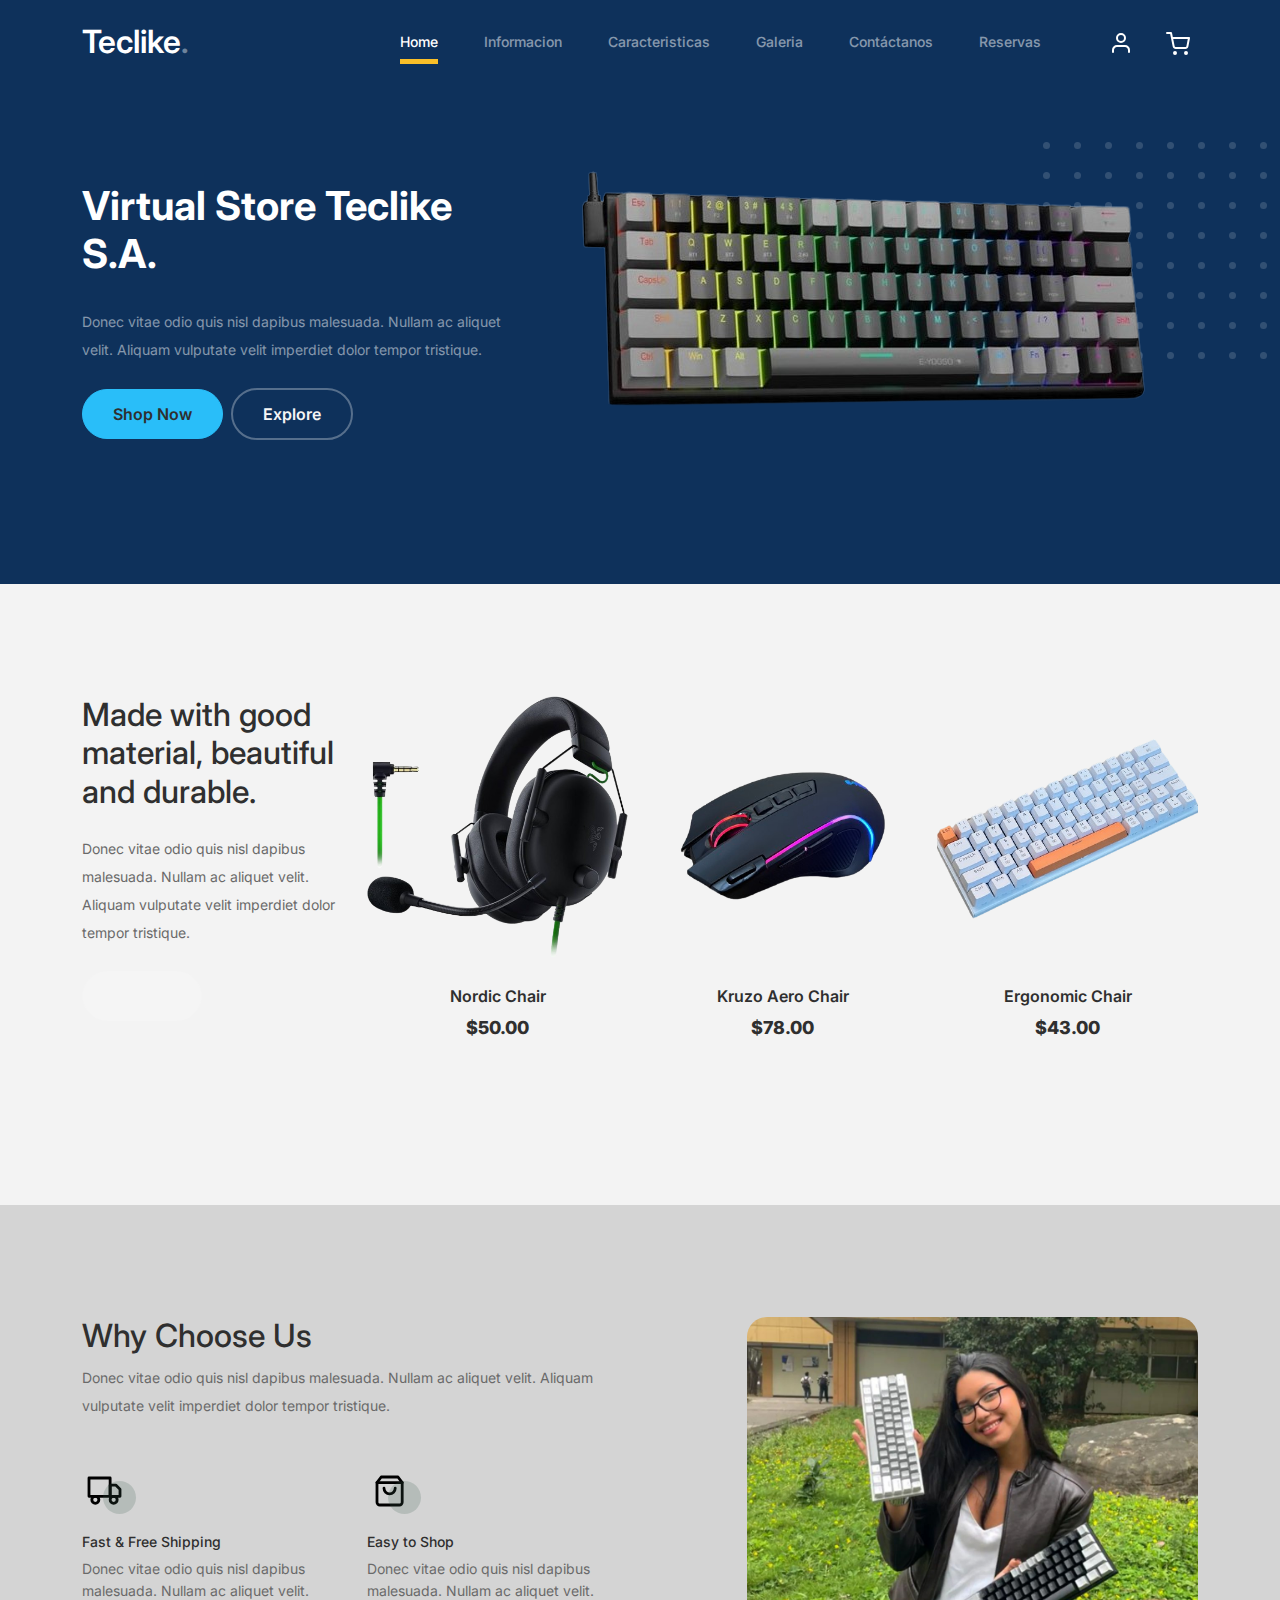
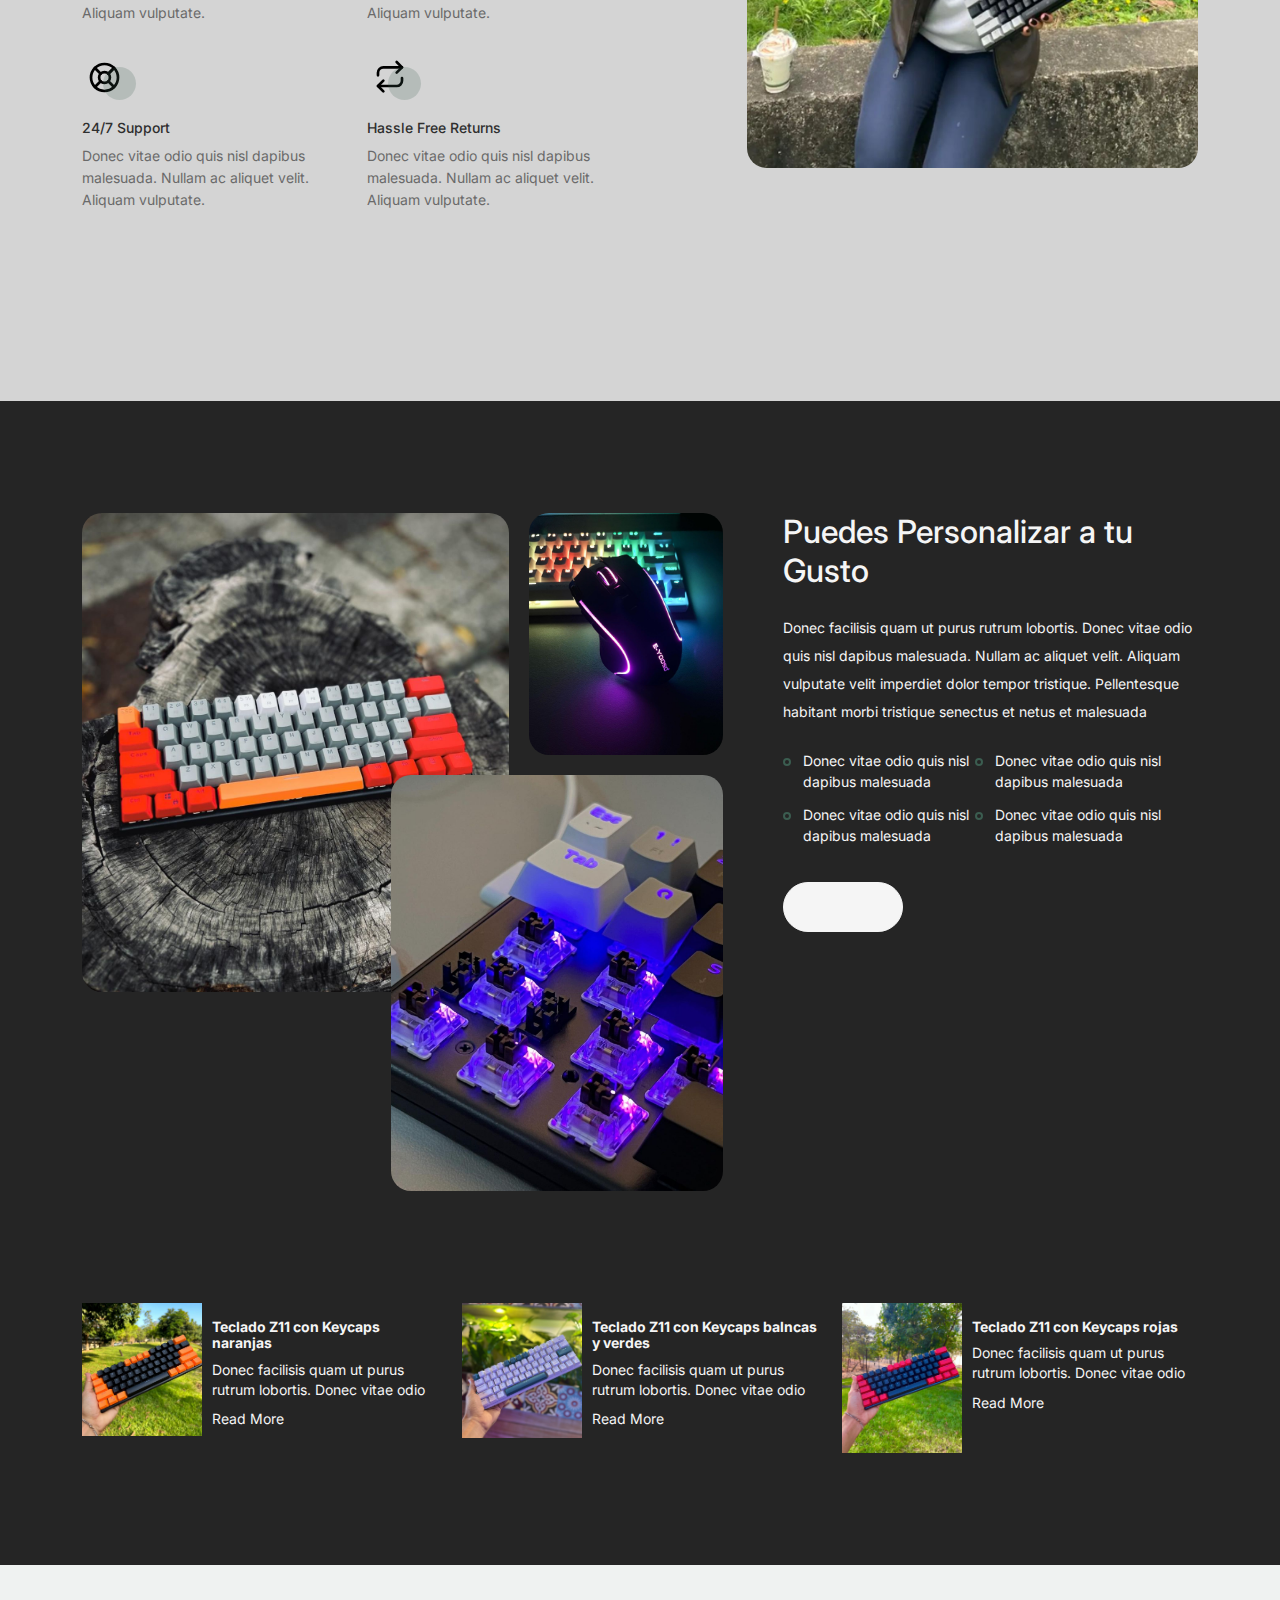
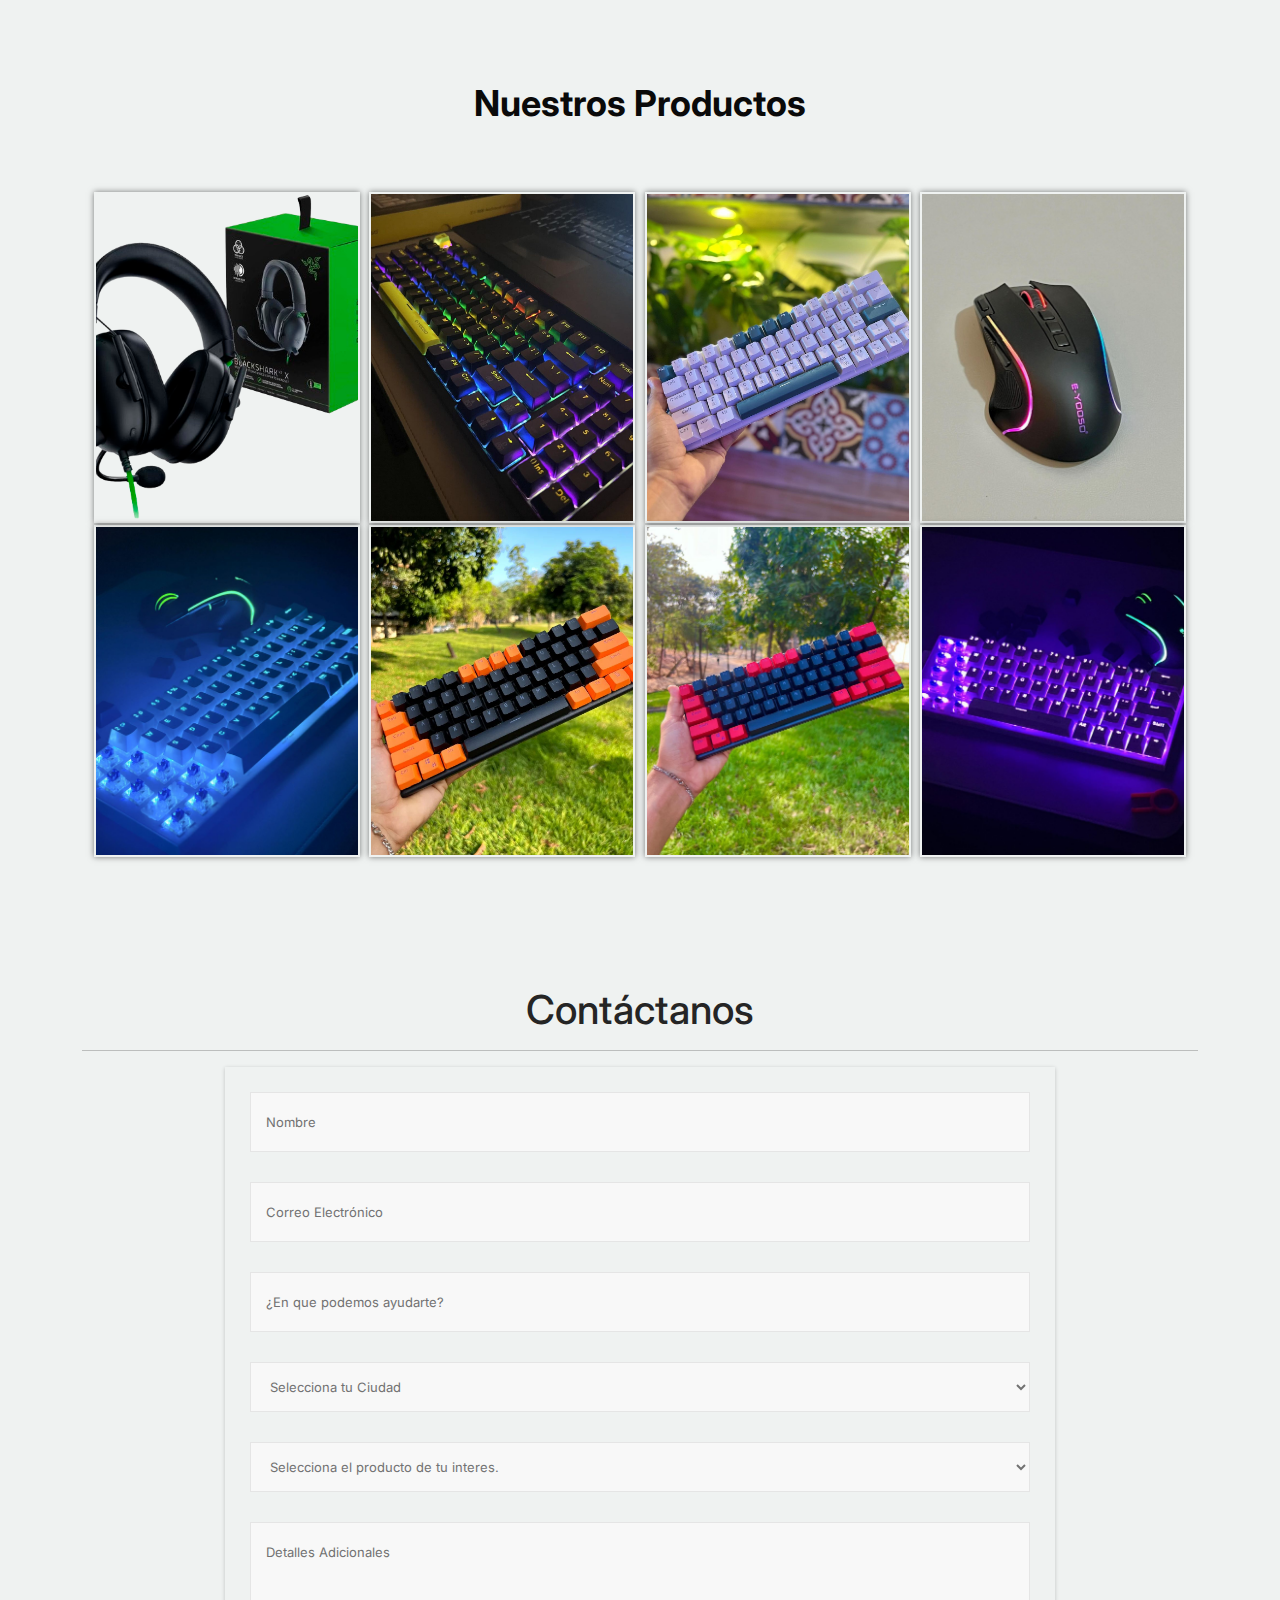
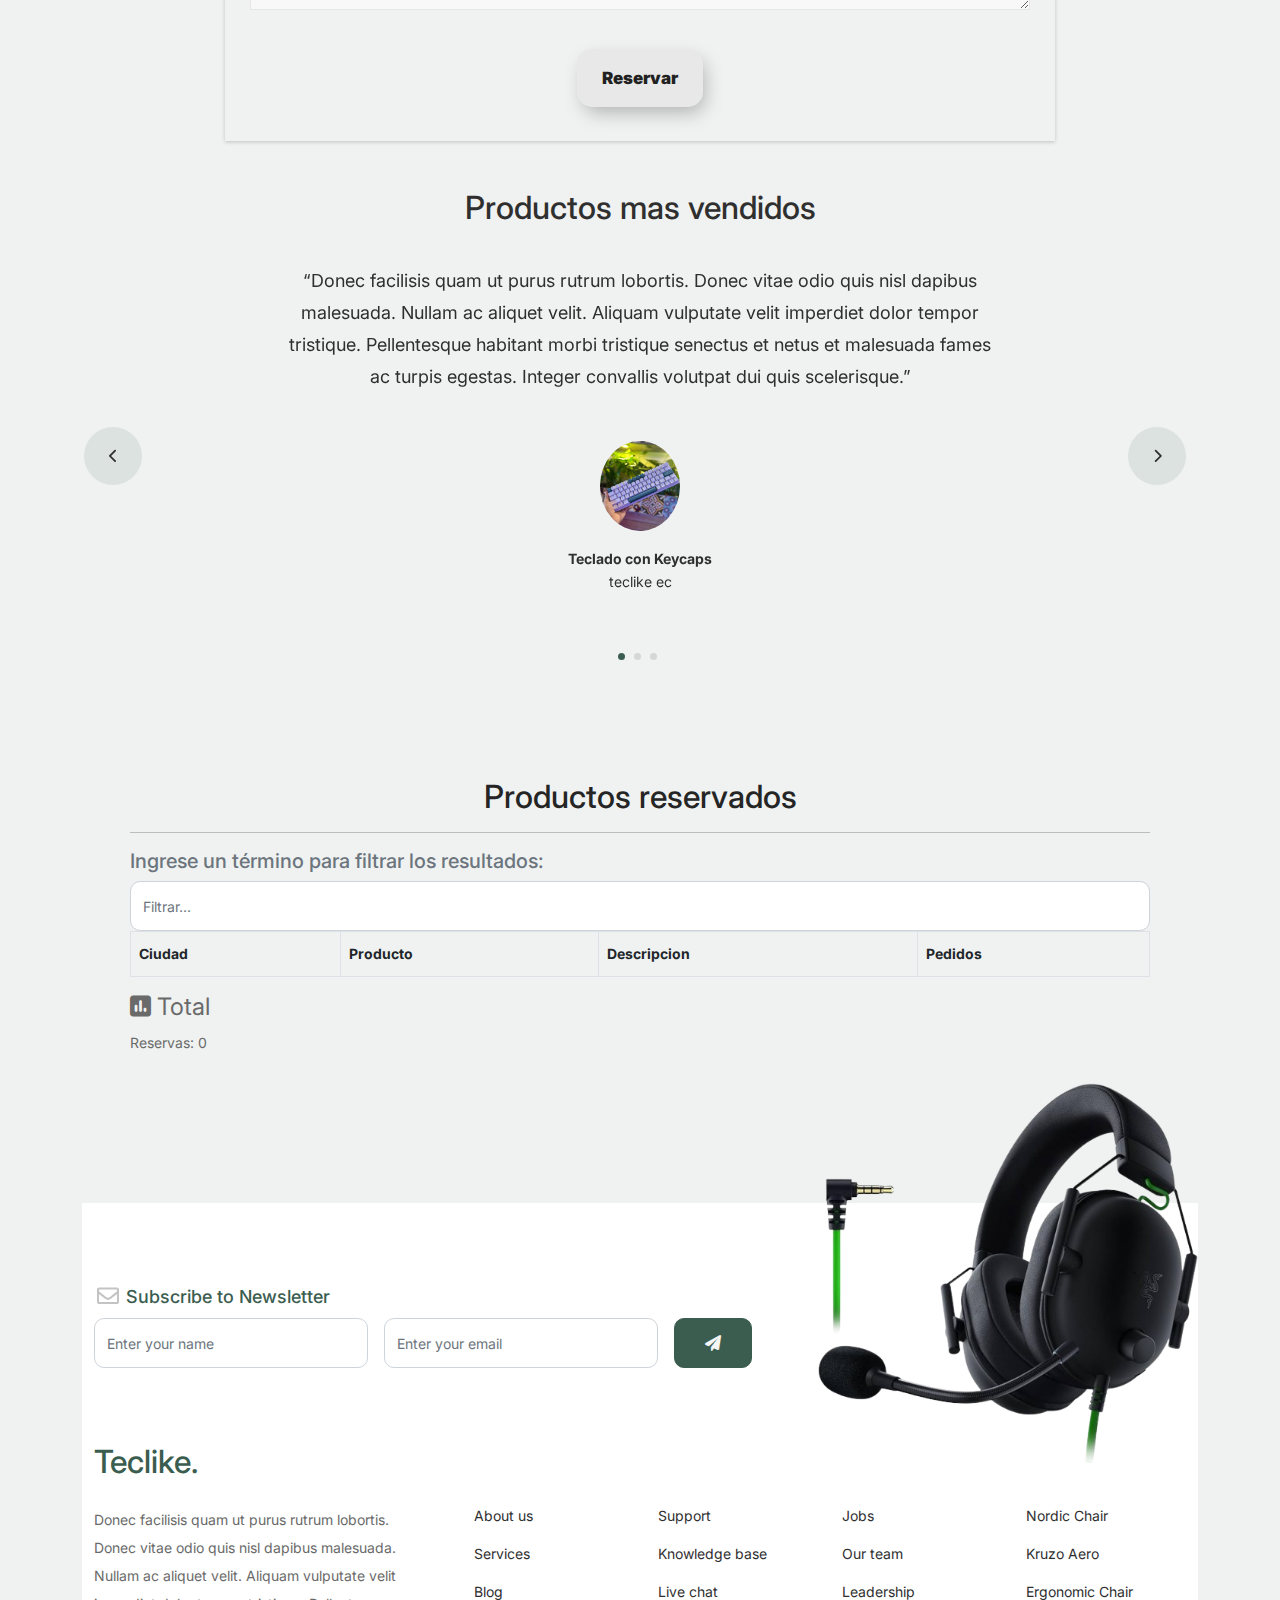
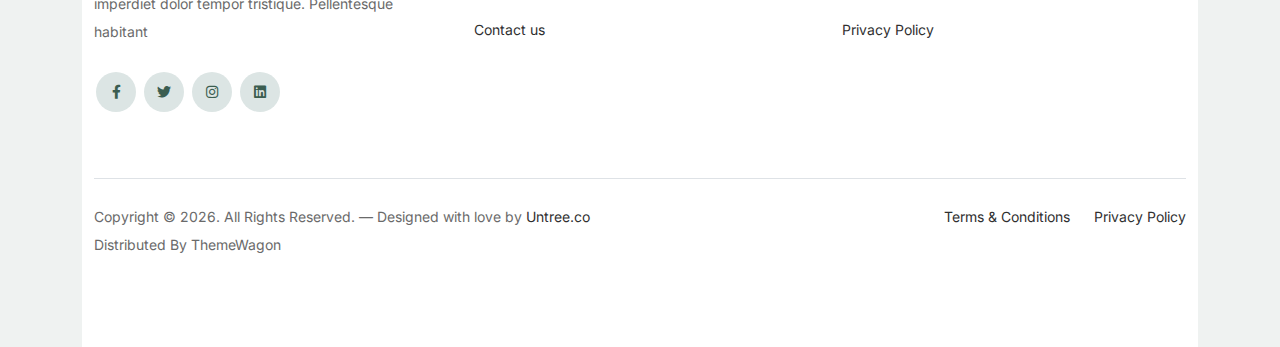
<file: index.html>
<!doctype html>
<html lang="en">

<head>
	<meta charset="utf-8">
	<meta name="viewport" content="width=device-width, initial-scale=1, shrink-to-fit=no">
	<meta name="author" content="Untree.co">
	<link rel="shortcut icon" href="images/Logo1.png">

	<meta name="description" content="" />
	<meta name="keywords" content="bootstrap, bootstrap4" />

	<!-- Bootstrap CSS -->
	<link href="css/bootstrap.min.css" rel="stylesheet">
	<link href="https://cdnjs.cloudflare.com/ajax/libs/font-awesome/6.0.0-beta3/css/all.min.css" rel="stylesheet">
	<link href="css/tiny-slider.css" rel="stylesheet">
	<link href="css/style.css" rel="stylesheet">
	<title>Teclike Ec </title>

</head>

<body>

	<!-- Start Header/Navigation -->
	<nav class="custom-navbar navbar navbar navbar-expand-md navbar-dark bg-dark" arial-label="Furni navigation bar">

		<div class="container">
			<a class="navbar-brand" href="index.html">Teclike<span>.</span></a>

			<button class="navbar-toggler" type="button" data-bs-toggle="collapse" data-bs-target="#navbarsFurni"
				aria-controls="navbarsFurni" aria-expanded="false" aria-label="Toggle navigation">
				<span class="navbar-toggler-icon"></span>
			</button>

			<div class="collapse navbar-collapse" id="navbarsFurni">
				<ul class="custom-navbar-nav navbar-nav ms-auto mb-2 mb-md-0">
					<li class="nav-item active">
						<a class="nav-link" href="index.html">Home</a>
					</li>
					<li><a class="nav-link" href="#product-section">Informacion</a></li>
					<li><a class="nav-link" href="#we-help-section">Caracteristicas</a></li>
					<li><a class="nav-link" href="#nuestros-productos">Galeria</a></li>
					<li><a class="nav-link" href="#contact">Contáctanos</a></li>
					<li><a class="nav-link" href="#resultados">Reservas</a></li>
				</ul>

				<ul class="custom-navbar-cta navbar-nav mb-2 mb-md-0 ms-5">
					<li><a class="nav-link" href="#"><img src="images/user.svg"></a></li>
					<li><a class="nav-link" href="cart.html"><img src="images/cart.svg"></a></li>
				</ul>
			</div>
		</div>

	</nav>
	<!-- End Header/Navigation -->

	<!-- Start Hero Section -->
	<div class="hero">
		<div class="container">
			<div class="row justify-content-between">
				<div class="col-lg-5">
					<div class="intro-excerpt">
						<h1>Virtual Store <span clsas="d-block">Teclike S.A. </span></h1>
						<p class="mb-4">Donec vitae odio quis nisl dapibus malesuada. Nullam ac aliquet velit. Aliquam
							vulputate velit imperdiet dolor tempor tristique.</p>
						<p><a href="shop.html" class="btn btn-secondary me-2">Shop Now</a><a href="#"
								class="btn btn-white-outline">Explore</a></p>
					</div>
				</div>
				<div class="col-lg-7">
					<div class="hero-img-wrap">
						<img src="images/teclado-z11.png" class="img-fluid">
					</div>
				</div>
			</div>
		</div>
	</div>
	<!-- End Hero Section -->

	<!-- Start Product Section -->
	<div id="product-section" class="product-section">
		<div class="container">
			<div class="row">

				<!-- Start Column 1 -->
				<div class="col-md-12 col-lg-3 mb-5 mb-lg-0">
					<h2 class="mb-4 section-title">Made with good material, beautiful and durable.</h2>
					<p class="mb-4">Donec vitae odio quis nisl dapibus malesuada. Nullam ac aliquet velit. Aliquam
						vulputate velit imperdiet dolor tempor tristique. </p>
					<p><a href="shop.html" class="btn">Explore</a></p>
				</div>
				<!-- End Column 1 -->

				<!-- Start Column 2 -->
				<div class="col-12 col-md-4 col-lg-3 mb-5 mb-md-0">
					<a class="product-item" href="cart.html">
						<img src="images/audifonos-razer.png" class="img-fluid product-thumbnail">
						<h3 class="product-title">Nordic Chair</h3>
						<strong class="product-price">$50.00</strong>

						<span class="icon-cross">
							<img src="images/cross.svg" class="img-fluid">
						</span>
					</a>
				</div>
				<!-- End Column 2 -->

				<!-- Start Column 3 -->
				<div class="col-12 col-md-4 col-lg-3 mb-5 mb-md-0">
					<a class="product-item" href="cart.html">
						<img src="images/mouse2-x11.png" class="img-fluid product-thumbnail">
						<h3 class="product-title">Kruzo Aero Chair</h3>
						<strong class="product-price">$78.00</strong>

						<span class="icon-cross">
							<img src="images/cross.svg" class="img-fluid">
						</span>
					</a>
				</div>
				<!-- End Column 3 -->

				<!-- Start Column 4 -->
				<div class="col-12 col-md-4 col-lg-3 mb-5 mb-md-0">
					<a class="product-item" href="cart.html">
						<img src="images/teclado2-z22.png" class="img-fluid product-thumbnail">
						<h3 class="product-title">Ergonomic Chair</h3>
						<strong class="product-price">$43.00</strong>

						<span class="icon-cross">
							<img src="images/cross.svg" class="img-fluid">
						</span>
					</a>
				</div>
				<!-- End Column 4 -->

			</div>
		</div>
	</div>
	<!-- End Product Section -->

	<!-- Start Why Choose Us Section -->
	<div class="why-choose-section">
		<div class="container">
			<div class="row justify-content-between">
				<div class="col-lg-6">
					<h2 class="section-title">Why Choose Us</h2>
					<p>Donec vitae odio quis nisl dapibus malesuada. Nullam ac aliquet velit. Aliquam vulputate velit
						imperdiet dolor tempor tristique.</p>

					<div class="row my-5">
						<div class="col-6 col-md-6">
							<div class="feature">
								<div class="icon">
									<img src="images/truck.svg" alt="Image" class="imf-fluid">
								</div>
								<h3>Fast &amp; Free Shipping</h3>
								<p>Donec vitae odio quis nisl dapibus malesuada. Nullam ac aliquet velit. Aliquam
									vulputate.</p>
							</div>
						</div>

						<div class="col-6 col-md-6">
							<div class="feature">
								<div class="icon">
									<img src="images/bag.svg" alt="Image" class="imf-fluid">
								</div>
								<h3>Easy to Shop</h3>
								<p>Donec vitae odio quis nisl dapibus malesuada. Nullam ac aliquet velit. Aliquam
									vulputate.</p>
							</div>
						</div>

						<div class="col-6 col-md-6">
							<div class="feature">
								<div class="icon">
									<img src="images/support.svg" alt="Image" class="imf-fluid">
								</div>
								<h3>24/7 Support</h3>
								<p>Donec vitae odio quis nisl dapibus malesuada. Nullam ac aliquet velit. Aliquam
									vulputate.</p>
							</div>
						</div>

						<div class="col-6 col-md-6">
							<div class="feature">
								<div class="icon">
									<img src="images/return.svg" alt="Image" class="imf-fluid">
								</div>
								<h3>Hassle Free Returns</h3>
								<p>Donec vitae odio quis nisl dapibus malesuada. Nullam ac aliquet velit. Aliquam
									vulputate.</p>
							</div>
						</div>

					</div>
				</div>

				<div class="col-lg-5">
					<div class="img-wrap">
						<img src="images/persona-teclado.webp" alt="Image" class="img-fluid">
					</div>
				</div>

			</div>
		</div>
	</div>
	<!-- End Why Choose Us Section -->

	<!-- Start We Help Section -->
	<div id="we-help-section" class="we-help-section">
		<div class="container">
			<div class="row justify-content-between">
				<div class="col-lg-7 mb-5 mb-lg-0">
					<div class="imgs-grid">
						<div class="grid grid-1"><img src="images/teclado-keycaps-rojo-gris.jpg" alt="Untree.co"></div>
						<div class="grid grid-2"><img src="images/mouse-x11(2).png" alt="Untree.co"></div>
						<div class="grid grid-3"><img src="images/switches1.jpg" alt="Untree.co"></div>
					</div>
				</div>
				<div class="col-lg-5 ps-lg-5">
					<h2 class="section-title mb-4">Puedes Personalizar a tu Gusto</h2>
					<p>Donec facilisis quam ut purus rutrum lobortis. Donec vitae odio quis nisl dapibus malesuada.
						Nullam ac aliquet velit. Aliquam vulputate velit imperdiet dolor tempor tristique. Pellentesque
						habitant morbi tristique senectus et netus et malesuada</p>

					<ul class="list-unstyled custom-list my-4">
						<li>Donec vitae odio quis nisl dapibus malesuada</li>
						<li>Donec vitae odio quis nisl dapibus malesuada</li>
						<li>Donec vitae odio quis nisl dapibus malesuada</li>
						<li>Donec vitae odio quis nisl dapibus malesuada</li>
					</ul>
					<p><a herf="#" class="btn">Explore</a></p>
				</div>
			</div>
		</div>
	</div>
	<!-- End We Help Section -->

	<!-- Start Popular Product -->
	<div class="popular-product">
		<div class="container">
			<div class="row">

				<div class="col-12 col-md-6 col-lg-4 mb-4 mb-lg-0">
					<div class="product-item-sm d-flex">
						<div class="thumbnail">
							<img src="images/teclado-keycaps-naranjas.jpg " alt="Image" class="img-fluid">
						</div>
						<div class="pt-3">
							<h3>Teclado Z11 con Keycaps naranjas</h3>
							<p>Donec facilisis quam ut purus rutrum lobortis. Donec vitae odio </p>
							<p><a href="#">Read More</a></p>
						</div>
					</div>
				</div>

				<div class="col-12 col-md-6 col-lg-4 mb-4 mb-lg-0">
					<div class="product-item-sm d-flex">
						<div class="thumbnail">
							<img src="images/teclado-keycaps1.jpg" alt="Image" class="img-fluid">
						</div>
						<div class="pt-3">
							<h3>Teclado Z11 con Keycaps balncas y verdes</h3>
							<p>Donec facilisis quam ut purus rutrum lobortis. Donec vitae odio </p>
							<p><a href="#">Read More</a></p>
						</div>
					</div>
				</div>

				<div class="col-12 col-md-6 col-lg-4 mb-4 mb-lg-0">
					<div class="product-item-sm d-flex">
						<div class="thumbnail">
							<img src="images/teclado-keycaps-rojo.jpg" alt="Image" class="img-fluid">
						</div>
						<div class="pt-3">
							<h3>Teclado Z11 con Keycaps rojas</h3>
							<p>Donec facilisis quam ut purus rutrum lobortis. Donec vitae odio </p>
							<p><a href="#">Read More</a></p>
						</div>
					</div>
				</div>

			</div>
		</div>
	</div>
	<!-- End Popular Product -->

	<!-- Start Nuestros Productos -->
	<section id="nuestros-productos">
		<div class="container">
			<h2>Nuestros Productos</h2>
			<div class="galeria">
				<div class="imagen-port">
					<img src="images/Audifonos-caja.png" alt="ventana Cafe" title="Ventana café" />
				</div>
				<div class="imagen-port">
					<img src="images/teclado-z94.jpg" alt="ventana Cafe" title="Ventana café" />
				</div>
				<div class="imagen-port">
					<img src="images/teclado-keycaps1.jpg" alt="ventana Cafe" title="Ventana café" />
				</div>
				<div class="imagen-port">
					<img src="images/mouse-x11(3).png" alt="ventana Cafe" title="Ventana café" />
				</div>
				<div class="imagen-port">
					<img src="images/teclado-switch.jpg" alt="ventana Cafe" title="Ventana café" />
				</div>
				<div class="imagen-port">
					<img src="images/teclado-keycaps-naranjas.jpg" alt="ventana Cafe" title="Ventana café" />
				</div>
				<div class="imagen-port">
					<img src="images/teclado-keycaps-rojo.jpg" alt="ventana Cafe" title="Ventana café" />
				</div>
				<div class="imagen-port">
					<img src="images/teclado-switch(2).jpg" alt="ventana Cafe" title="Ventana café" />
				</div>
			</div>
		</div>
	</section>

	<!-- End Nuestros Productos -->

	<!-- Contact Section -->
	<div id="contact" class="container parallax">
		<div class="col-md-4 col-md-offset-4 text-center">
			<h1 class="main-title">Contáctanos</h1>
			<hr>
			<div class="divide50"></div>
		</div>
		<!-- Contact Inner -->
		<div class="inner contact">

			<!-- Form Area -->
			<div class="contact-form">
				<!-- Form -->
				<form id="contact-form" method="post" action="#">
					<!-- Left Inputs -->
					<div class="col-xs-6 col-xs-12 animated" data-animation="fadeInLeft" data-animation-delay="300">
						<!-- Name -->
						<input id="form_name" type="text" name="name" required="required" class="form"
							placeholder="Nombre" />
						<div id="error-name" class="error-message"></div>
						<!-- Email -->
						<input id="form_email" type="email" name="mail" required="required" class="form"
							placeholder="Correo Electrónico" />
						<div id="error-email" class="error-message"></div>
						<!-- Subject -->
						<input id="form_issue" type="text" name="issue" required="required" class="form"
							placeholder="¿En que podemos ayudarte?" />
						<div id="error-issue" class="error-message"></div>
						<!-- Combo Box 1 -->
						<select id="form_ciudad" name="ciudad" class="form" required="required">
							<option value="">Selecciona tu Ciudad</option>
							<option value="guayaquil">Guayaquil</option>
							<option value="quito">Quito</option>
							<option value="cuenca">Cuenca</option>
							<option value="otro">Otro</option>
						</select>
						<div id="error-ciudad" class="error-message"></div>
					</div>
					<!-- End Left Inputs -->
					<!-- Right Inputs -->
					<div class="col-xs-6 col-xs-12 animated" data-animation="fadeInRight" data-animation-delay="400">
						<!-- Combo Box 2 -->
						<select id="combo2" name="combo2" class="form" required="required">
							<option value="">Selecciona el producto de tu interes.</option>
							<option value="Teclado Z11">Teclado Z11</option>
							<option value="Teclado Z686">Teclado Z686</option>
							<option value="Mouse X11">Mouse X11</option>
							<option value="Audifonos razer">Audifonos razer</option>
							<option value="Mousepad">Mousepad</option>
							<option value="Keycaps">Keycaps</option>
						</select>
						<div id="error-combo2" class="error-message"></div>
						<!-- Message -->
						<textarea id="form_message" name="message" class="form textarea"
							placeholder="Detalles Adicionales"></textarea>
						<div id="error-message" class="error-message"></div>
					</div>
					<!-- End Right Inputs -->
					<!-- Bottom Submit -->
					<div class="relative fullwidth col-xs-12">
						<!-- Send Button -->
						<button type="submit" id="submit" name="submit" class="form-btn semibold">Reservar</button>
					</div>
					<!-- End Bottom Submit -->
					<!-- Clear -->
					<div class="clear"></div>
				</form>
				<!-- Your Mail Message -->
				<div class="mail-message-area">
					<!-- Message -->
					<div class="alert gray-bg mail-message not-visible-message">
						<strong>¡Gracias!</strong> Tu orden ha sido enviada.
					</div>
				</div>
			</div>

			<!-- Start Productos mas vendidos -->
			<div class="testimonial-section">
				<div class="container">
					<div class="row">
						<div class="col-lg-7 mx-auto text-center">
							<h2 class="Products-Vendidos">Productos mas vendidos</h2>
						</div>
					</div>

					<div class="row justify-content-center">
						<div class="col-lg-12">
							<div class="testimonial-slider-wrap text-center">

								<div id="testimonial-nav">
									<span class="prev" data-controls="prev"><span
											class="fa fa-chevron-left"></span></span>
									<span class="next" data-controls="next"><span
											class="fa fa-chevron-right"></span></span>
								</div>

								<div class="testimonial-slider">

									<div class="item">
										<div class="row justify-content-center">
											<div class="col-lg-8 mx-auto">

												<div class="testimonial-block text-center">
													<blockquote class="mb-5">
														<p>&ldquo;Donec facilisis quam ut purus rutrum lobortis. Donec
															vitae
															odio quis nisl dapibus malesuada. Nullam ac aliquet velit.
															Aliquam
															vulputate velit imperdiet dolor tempor tristique.
															Pellentesque
															habitant morbi tristique senectus et netus et malesuada
															fames ac
															turpis egestas. Integer convallis volutpat dui quis
															scelerisque.&rdquo;</p>
													</blockquote>

													<div class="author-info">
														<div class="author-pic">
															<img src="images/teclado-keycaps1.jpg"
																alt="Teclado con Keycaps" class="img-fluid">
														</div>
														<h3 class="font-weight-bold">Teclado con Keycaps</h3>
														<span class="position d-block mb-3">teclike ec</span>
													</div>
												</div>

											</div>
										</div>
									</div>
									<!-- END item -->

									<div class="item">
										<div class="row justify-content-center">
											<div class="col-lg-8 mx-auto">

												<div class="testimonial-block text-center">
													<blockquote class="mb-5">
														<p>&ldquo;Donec facilisis quam ut purus rutrum lobortis. Donec
															vitae
															odio quis nisl dapibus malesuada. Nullam ac aliquet velit.
															Aliquam
															vulputate velit imperdiet dolor tempor tristique.
															Pellentesque
															habitant morbi tristique senectus et netus et malesuada
															fames ac
															turpis egestas. Integer convallis volutpat dui quis
															scelerisque.&rdquo;</p>
													</blockquote>

													<div class="author-info">
														<div class="author-pic">
															<img src="images/mouse-x11(5).png" alt="Mouse"
																class="img-fluid">
														</div>
														<h3 class="font-weight-bold">Mouse eyooso X-11</h3>
														<span class="position d-block mb-3">teclike ec.</span>
													</div>
												</div>

											</div>
										</div>
									</div>
									<!-- END item -->

									<div class="item">
										<div class="row justify-content-center">
											<div class="col-lg-8 mx-auto">

												<div class="testimonial-block text-center">
													<blockquote class="mb-5">
														<p>&ldquo;Donec facilisis quam ut purus rutrum lobortis. Donec
															vitae
															odio quis nisl dapibus malesuada. Nullam ac aliquet velit.
															Aliquam
															vulputate velit imperdiet dolor tempor tristique.
															Pellentesque
															habitant morbi tristique senectus et netus et malesuada
															fames ac
															turpis egestas. Integer convallis volutpat dui quis
															scelerisque.&rdquo;</p>
													</blockquote>

													<div class="author-info">
														<div class="author-pic">
															<img src="images/audifonos-razer.png" alt="audifonos"
																class="img-fluid">
														</div>
														<h3 class="font-weight-bold">Audifonos razer</h3>
														<span class="position d-block mb-3">teclike ec</span>
													</div>
												</div>

											</div>
										</div>
									</div>
									<!-- END item -->

								</div>

							</div>
						</div>
					</div>
				</div>
			</div>

			<!-- End Contact Form Area -->

			<!-- Resultados -->
			<div id="resultados" class="container parallax">
				<div class="col-md-4 col-md-offset-4 text-center">

					<h2 class="main-title">Productos reservados</h2>
					<hr>
					<div class="divide50"></div>
				</div>
				<!-- Resultados Inner -->
				<div class="inner resultados">
					<!-- Tabla de Resultados -->
					<div class="resultados-form">
						<div class="table-responsive">
							<h5 class="text-muted">Ingrese un término para filtrar los resultados:</h5>
							<input type="text" id="filterInput" class="form-control" placeholder="Filtrar...">
							<table class="table table-bordered">
								<thead>
									<tr>
										<th>Ciudad</th>
										<th>Producto</th>
										<th>Descripcion</th>
										<th>Pedidos</th>
									</tr>
								</thead>
								<tbody id="tablebody">

								</tbody>
							</table>
						</div>

						<fieldset>
							<legend><i class="fa-solid fa-square-poll-vertical"></i> Total</legend>
							<div id="counts">Reservas: <span id="Reservas">0</span></div>
						</fieldset>

					</div>
					<!-- End Tabla de Resultados -->
				</div>

			</div>
			<!-- End Resultados -->

			<!-- Start Footer Section -->
			<footer class="footer-section">
				<div class="container relative">

					<div class="sofa-img">
						<img src="images/audifonos-razer.png" alt="Image" class="img-fluid">
					</div>

					<div class="row">
						<div class="col-lg-8">
							<div class="subscription-form">
								<h3 class="d-flex align-items-center"><span class="me-1"><img
											src="images/envelope-outline.svg" alt="Image"
											class="img-fluid"></span><span>Subscribe to Newsletter</span></h3>

								<form action="#" class="row g-3">
									<div class="col-auto">
										<input type="text" class="form-control" placeholder="Enter your name">
									</div>
									<div class="col-auto">
										<input type="email" class="form-control" placeholder="Enter your email">
									</div>
									<div class="col-auto">
										<button class="btn btn-primary">
											<span class="fa fa-paper-plane"></span>
										</button>
									</div>
								</form>

							</div>
						</div>
					</div>

					<div class="row g-5 mb-5">
						<div class="col-lg-4">
							<div class="mb-4 footer-logo-wrap"><a href="#" class="footer-logo">Teclike<span>.</span></a>
							</div>
							<p class="mb-4">Donec facilisis quam ut purus rutrum lobortis. Donec vitae odio quis nisl
								dapibus
								malesuada. Nullam ac aliquet velit. Aliquam vulputate velit imperdiet dolor tempor
								tristique.
								Pellentesque habitant</p>

							<ul class="list-unstyled custom-social">
								<li><a href="#"><span class="fa fa-brands fa-facebook-f"></span></a></li>
								<li><a href="#"><span class="fa fa-brands fa-twitter"></span></a></li>
								<li><a href="#"><span class="fa fa-brands fa-instagram"></span></a></li>
								<li><a href="#"><span class="fa fa-brands fa-linkedin"></span></a></li>
							</ul>
						</div>

						<div class="col-lg-8">
							<div class="row links-wrap">
								<div class="col-6 col-sm-6 col-md-3">
									<ul class="list-unstyled">
										<li><a href="#">About us</a></li>
										<li><a href="#">Services</a></li>
										<li><a href="#">Blog</a></li>
										<li><a href="#">Contact us</a></li>
									</ul>
								</div>

								<div class="col-6 col-sm-6 col-md-3">
									<ul class="list-unstyled">
										<li><a href="#">Support</a></li>
										<li><a href="#">Knowledge base</a></li>
										<li><a href="#">Live chat</a></li>
									</ul>
								</div>

								<div class="col-6 col-sm-6 col-md-3">
									<ul class="list-unstyled">
										<li><a href="#">Jobs</a></li>
										<li><a href="#">Our team</a></li>
										<li><a href="#">Leadership</a></li>
										<li><a href="#">Privacy Policy</a></li>
									</ul>
								</div>

								<div class="col-6 col-sm-6 col-md-3">
									<ul class="list-unstyled">
										<li><a href="#">Nordic Chair</a></li>
										<li><a href="#">Kruzo Aero</a></li>
										<li><a href="#">Ergonomic Chair</a></li>
									</ul>
								</div>
							</div>
						</div>

					</div>

					<div class="border-top copyright">
						<div class="row pt-4">
							<div class="col-lg-6">
								<p class="mb-2 text-center text-lg-start">Copyright &copy;
									<script>document.write(new Date().getFullYear());</script>. All Rights Reserved.
									&mdash;
									Designed with love by <a href="https://untree.co">Untree.co</a> Distributed By <a
										hreff="https://themewagon.com">ThemeWagon</a>
									<!-- License information: https://untree.co/license/ -->
								</p>
							</div>

							<div class="col-lg-6 text-center text-lg-end">
								<ul class="list-unstyled d-inline-flex ms-auto">
									<li class="me-4"><a href="#">Terms &amp; Conditions</a></li>
									<li><a href="#">Privacy Policy</a></li>
								</ul>
							</div>

						</div>
					</div>

				</div>
			</footer>
			<!-- End Footer Section -->


			<script src="js/bootstrap.bundle.min.js"></script>
			<script src="js/tiny-slider.js"></script>
			<script src="js/custom.js"></script>
			<!-- Agregando la etiqueta script con la ruta del archivo-->
			<script src="js/main.js" defer></script>
</body>

</html>
</file>
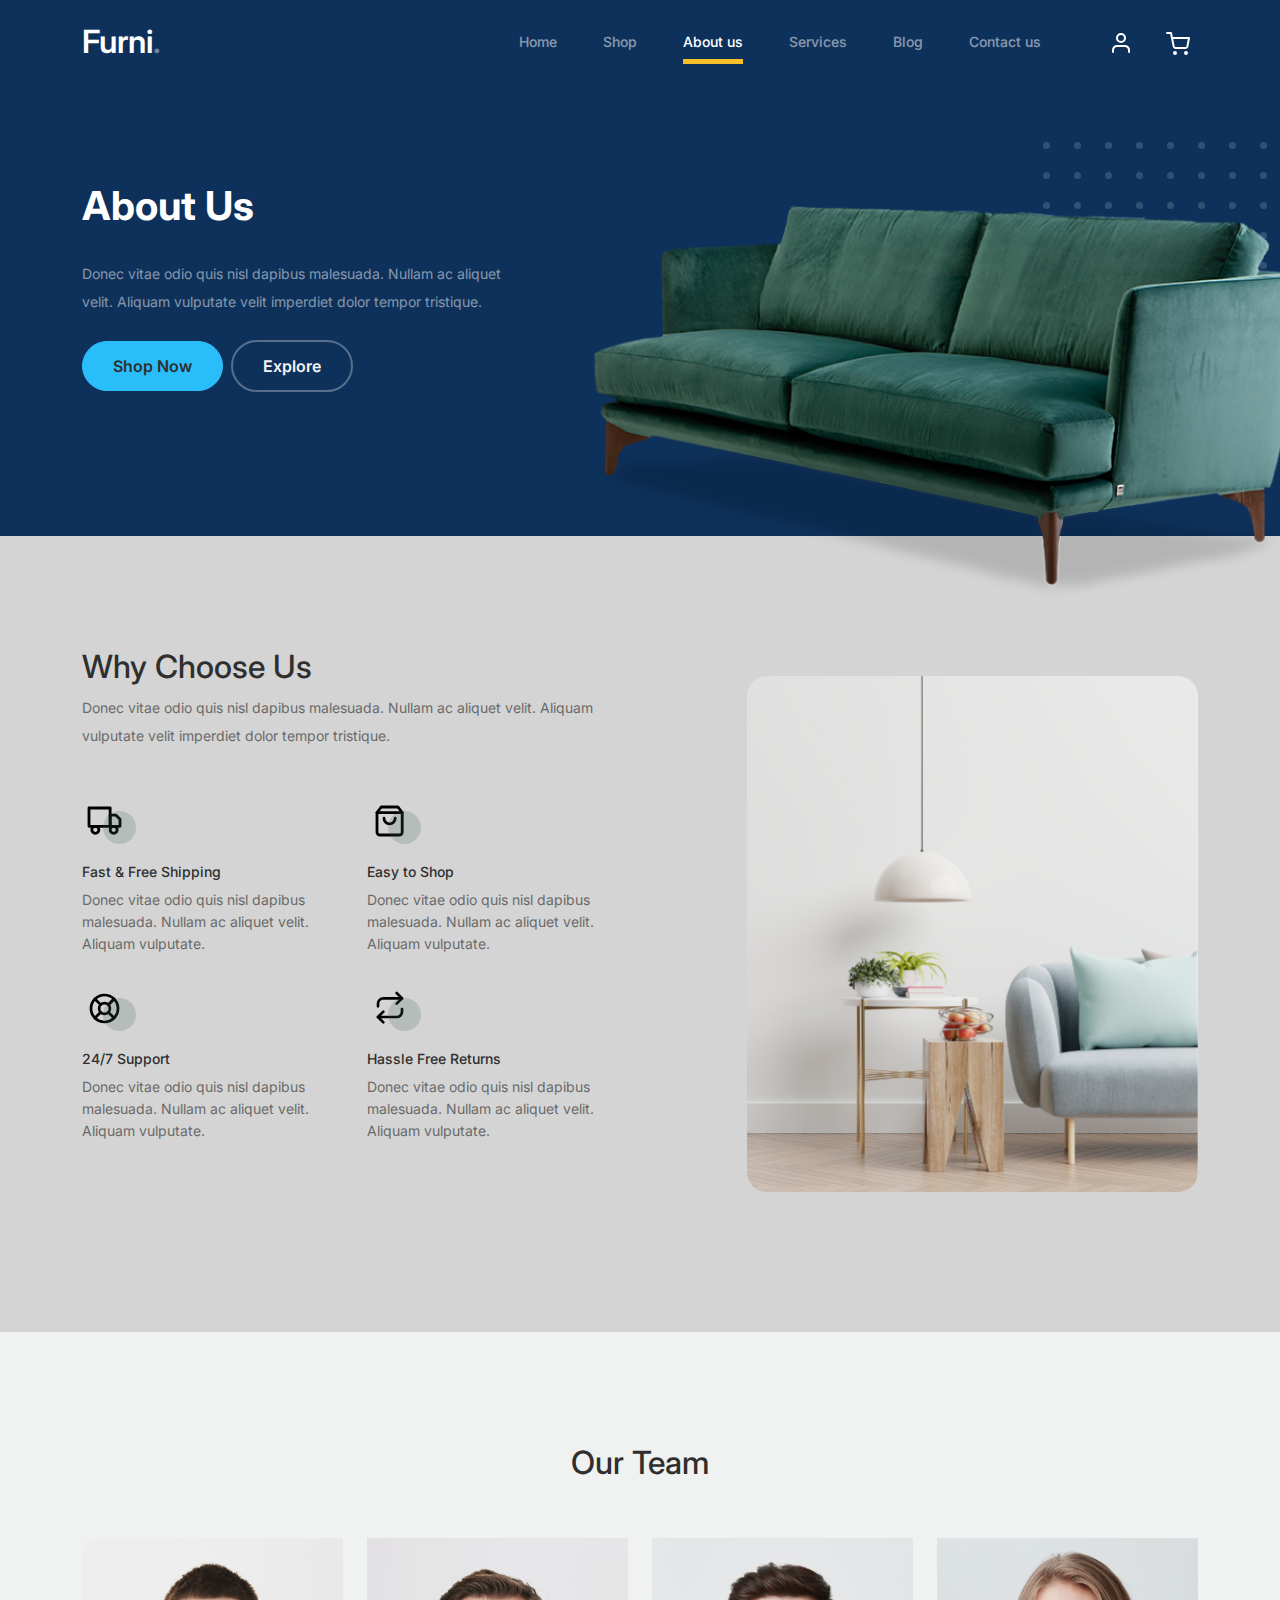
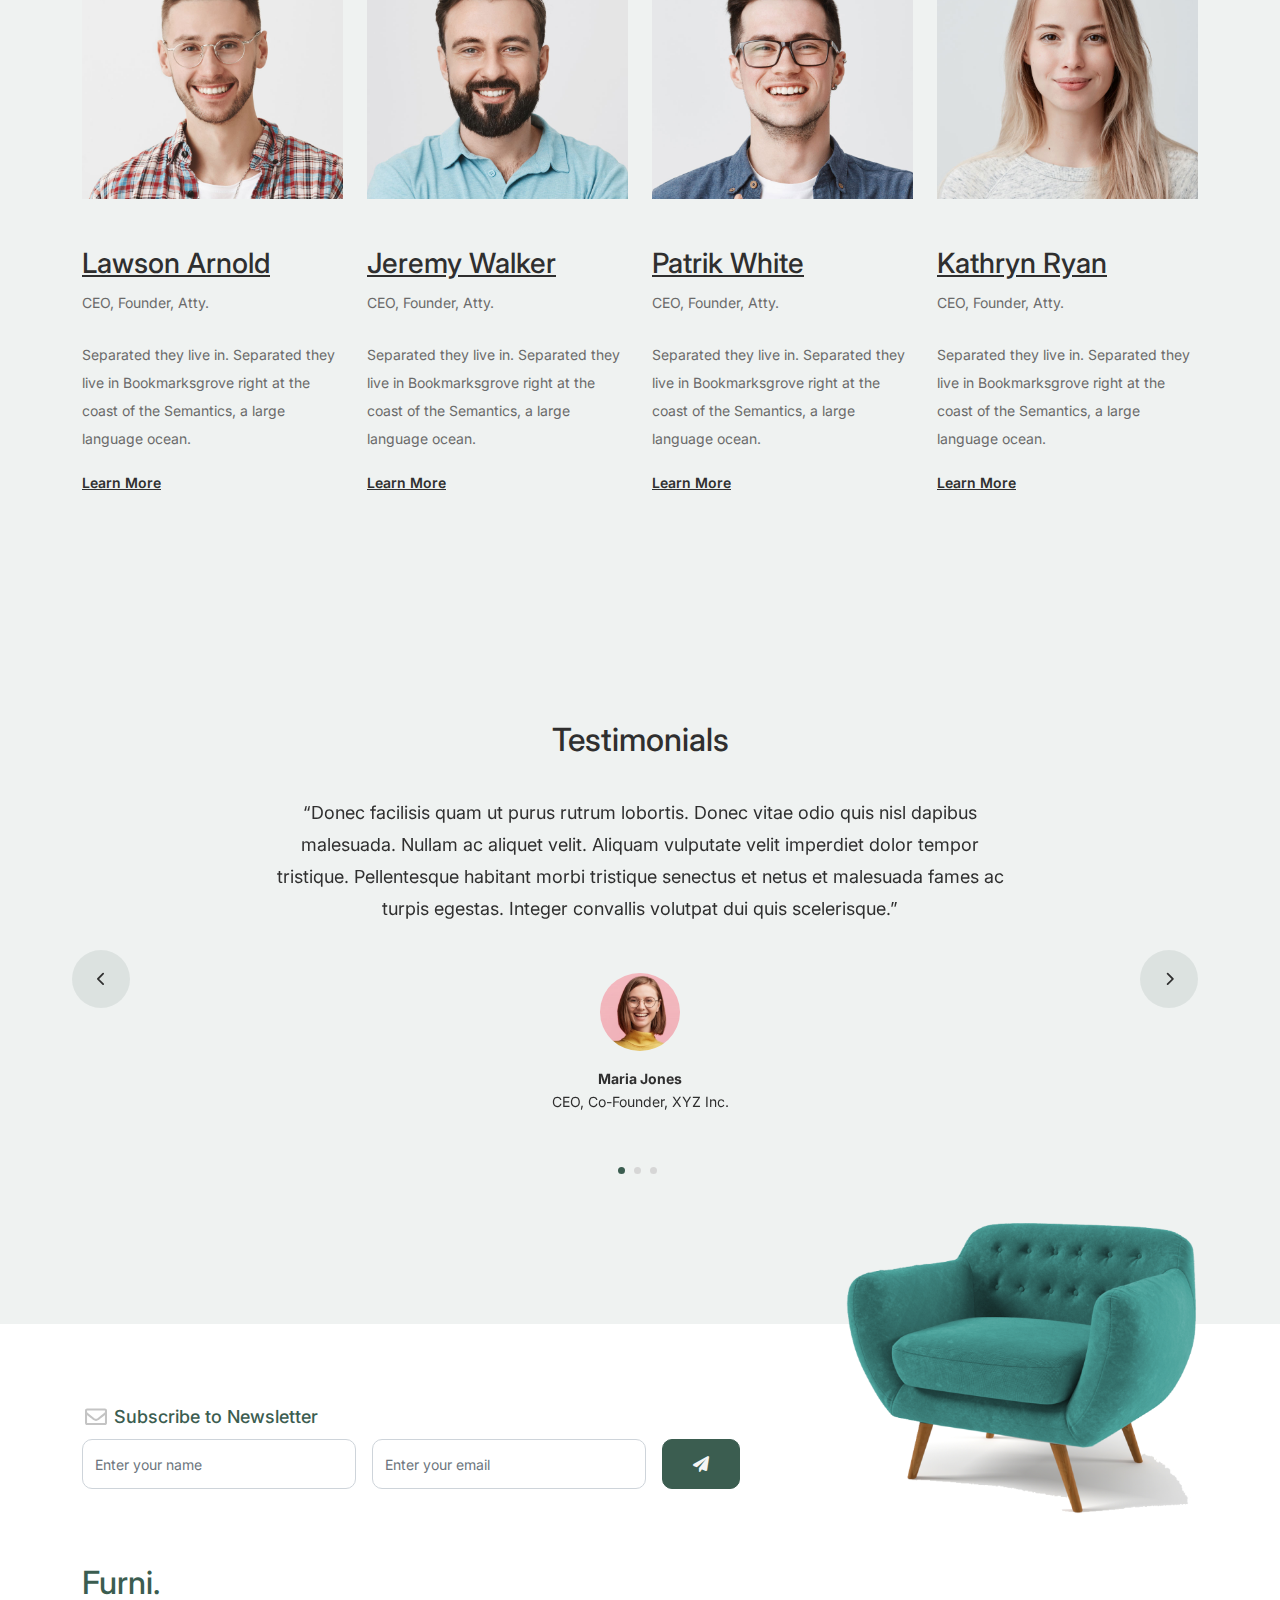
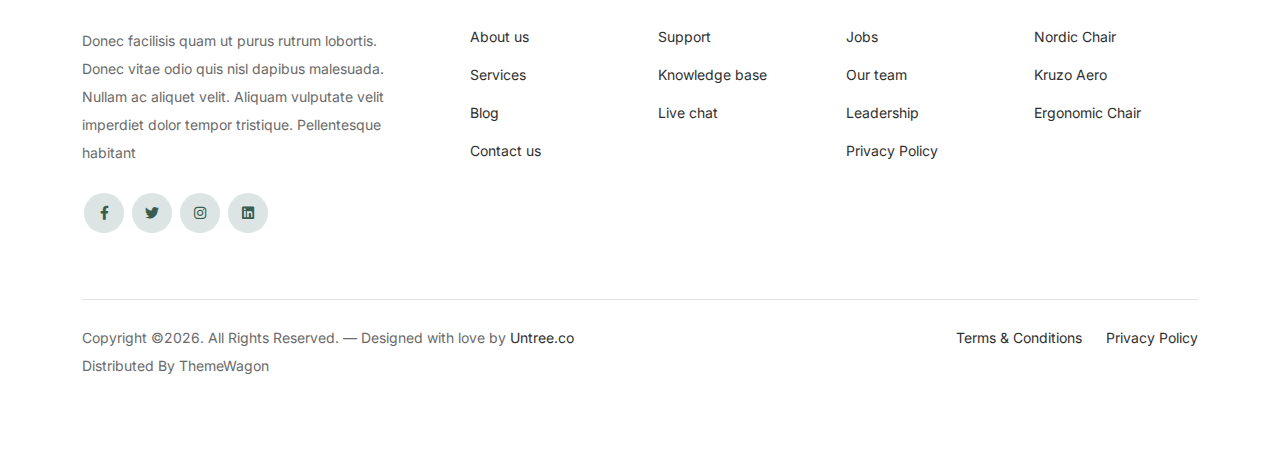
<file: about.html>
<!-- /*
* Bootstrap 5
* Template Name: Furni
* Template Author: Untree.co
* Template URI: https://untree.co/
* License: https://creativecommons.org/licenses/by/3.0/
*/ -->
<!doctype html>
<html lang="en">
<head>
  <meta charset="utf-8">
  <meta name="viewport" content="width=device-width, initial-scale=1, shrink-to-fit=no">
  <meta name="author" content="Untree.co">
  <link rel="shortcut icon" href="favicon.png">

  <meta name="description" content="" />
  <meta name="keywords" content="bootstrap, bootstrap4" />

		<!-- Bootstrap CSS -->
		<link href="css/bootstrap.min.css" rel="stylesheet">
		<link href="https://cdnjs.cloudflare.com/ajax/libs/font-awesome/6.0.0-beta3/css/all.min.css" rel="stylesheet">
		<link href="css/tiny-slider.css" rel="stylesheet">
		<link href="css/style.css" rel="stylesheet">
		<title>Furni Free Bootstrap 5 Template for Furniture and Interior Design Websites by Untree.co </title>
	</head>

	<body>

		<!-- Start Header/Navigation -->
		<nav class="custom-navbar navbar navbar navbar-expand-md navbar-dark bg-dark" arial-label="Furni navigation bar">

			<div class="container">
				<a class="navbar-brand" href="index.html">Furni<span>.</span></a>

				<button class="navbar-toggler" type="button" data-bs-toggle="collapse" data-bs-target="#navbarsFurni" aria-controls="navbarsFurni" aria-expanded="false" aria-label="Toggle navigation">
					<span class="navbar-toggler-icon"></span>
				</button>

				<div class="collapse navbar-collapse" id="navbarsFurni">
					<ul class="custom-navbar-nav navbar-nav ms-auto mb-2 mb-md-0">
						<li class="nav-item ">
							<a class="nav-link" href="index.html">Home</a>
						</li>
						<li><a class="nav-link" href="shop.html">Shop</a></li>
						<li class="active"><a class="nav-link" href="about.html">About us</a></li>
						<li><a class="nav-link" href="services.html">Services</a></li>
						<li><a class="nav-link" href="blog.html">Blog</a></li>
						<li><a class="nav-link" href="contact.html">Contact us</a></li>
					</ul>

					<ul class="custom-navbar-cta navbar-nav mb-2 mb-md-0 ms-5">
						<li><a class="nav-link" href="#"><img src="images/user.svg"></a></li>
						<li><a class="nav-link" href="cart.html"><img src="images/cart.svg"></a></li>
					</ul>
				</div>
			</div>
				
		</nav>
		<!-- End Header/Navigation -->

		<!-- Start Hero Section -->
			<div class="hero">
				<div class="container">
					<div class="row justify-content-between">
						<div class="col-lg-5">
							<div class="intro-excerpt">
								<h1>About Us</h1>
								<p class="mb-4">Donec vitae odio quis nisl dapibus malesuada. Nullam ac aliquet velit. Aliquam vulputate velit imperdiet dolor tempor tristique.</p>
								<p><a href="" class="btn btn-secondary me-2">Shop Now</a><a href="#" class="btn btn-white-outline">Explore</a></p>
							</div>
						</div>
						<div class="col-lg-7">
							<div class="hero-img-wrap">
								<img src="images/couch.png" class="img-fluid">
							</div>
						</div>
					</div>
				</div>
			</div>
		<!-- End Hero Section -->

		

		<!-- Start Why Choose Us Section -->
		<div class="why-choose-section">
			<div class="container">
				<div class="row justify-content-between align-items-center">
					<div class="col-lg-6">
						<h2 class="section-title">Why Choose Us</h2>
						<p>Donec vitae odio quis nisl dapibus malesuada. Nullam ac aliquet velit. Aliquam vulputate velit imperdiet dolor tempor tristique.</p>

						<div class="row my-5">
							<div class="col-6 col-md-6">
								<div class="feature">
									<div class="icon">
										<img src="images/truck.svg" alt="Image" class="imf-fluid">
									</div>
									<h3>Fast &amp; Free Shipping</h3>
									<p>Donec vitae odio quis nisl dapibus malesuada. Nullam ac aliquet velit. Aliquam vulputate.</p>
								</div>
							</div>

							<div class="col-6 col-md-6">
								<div class="feature">
									<div class="icon">
										<img src="images/bag.svg" alt="Image" class="imf-fluid">
									</div>
									<h3>Easy to Shop</h3>
									<p>Donec vitae odio quis nisl dapibus malesuada. Nullam ac aliquet velit. Aliquam vulputate.</p>
								</div>
							</div>

							<div class="col-6 col-md-6">
								<div class="feature">
									<div class="icon">
										<img src="images/support.svg" alt="Image" class="imf-fluid">
									</div>
									<h3>24/7 Support</h3>
									<p>Donec vitae odio quis nisl dapibus malesuada. Nullam ac aliquet velit. Aliquam vulputate.</p>
								</div>
							</div>

							<div class="col-6 col-md-6">
								<div class="feature">
									<div class="icon">
										<img src="images/return.svg" alt="Image" class="imf-fluid">
									</div>
									<h3>Hassle Free Returns</h3>
									<p>Donec vitae odio quis nisl dapibus malesuada. Nullam ac aliquet velit. Aliquam vulputate.</p>
								</div>
							</div>

						</div>
					</div>

					<div class="col-lg-5">
						<div class="img-wrap">
							<img src="images/why-choose-us-img.jpg" alt="Image" class="img-fluid">
						</div>
					</div>

				</div>
			</div>
		</div>
		<!-- End Why Choose Us Section -->

		<!-- Start Team Section -->
		<div class="untree_co-section">
			<div class="container">

				<div class="row mb-5">
					<div class="col-lg-5 mx-auto text-center">
						<h2 class="section-title">Our Team</h2>
					</div>
				</div>

				<div class="row">

					<!-- Start Column 1 -->
					<div class="col-12 col-md-6 col-lg-3 mb-5 mb-md-0">
						<img src="images/person_1.jpg" class="img-fluid mb-5">
						<h3 clas><a href="#"><span class="">Lawson</span> Arnold</a></h3>
            <span class="d-block position mb-4">CEO, Founder, Atty.</span>
            <p>Separated they live in.
            Separated they live in Bookmarksgrove right at the coast of the Semantics, a large language ocean.</p>
            <p class="mb-0"><a href="#" class="more dark">Learn More <span class="icon-arrow_forward"></span></a></p>
					</div> 
					<!-- End Column 1 -->

					<!-- Start Column 2 -->
					<div class="col-12 col-md-6 col-lg-3 mb-5 mb-md-0">
						<img src="images/person_2.jpg" class="img-fluid mb-5">

						<h3 clas><a href="#"><span class="">Jeremy</span> Walker</a></h3>
            <span class="d-block position mb-4">CEO, Founder, Atty.</span>
            <p>Separated they live in.
            Separated they live in Bookmarksgrove right at the coast of the Semantics, a large language ocean.</p>
            <p class="mb-0"><a href="#" class="more dark">Learn More <span class="icon-arrow_forward"></span></a></p>

					</div> 
					<!-- End Column 2 -->

					<!-- Start Column 3 -->
					<div class="col-12 col-md-6 col-lg-3 mb-5 mb-md-0">
						<img src="images/person_3.jpg" class="img-fluid mb-5">
						<h3 clas><a href="#"><span class="">Patrik</span> White</a></h3>
            <span class="d-block position mb-4">CEO, Founder, Atty.</span>
            <p>Separated they live in.
            Separated they live in Bookmarksgrove right at the coast of the Semantics, a large language ocean.</p>
            <p class="mb-0"><a href="#" class="more dark">Learn More <span class="icon-arrow_forward"></span></a></p>
					</div> 
					<!-- End Column 3 -->

					<!-- Start Column 4 -->
					<div class="col-12 col-md-6 col-lg-3 mb-5 mb-md-0">
						<img src="images/person_4.jpg" class="img-fluid mb-5">

						<h3 clas><a href="#"><span class="">Kathryn</span> Ryan</a></h3>
            <span class="d-block position mb-4">CEO, Founder, Atty.</span>
            <p>Separated they live in.
            Separated they live in Bookmarksgrove right at the coast of the Semantics, a large language ocean.</p>
            <p class="mb-0"><a href="#" class="more dark">Learn More <span class="icon-arrow_forward"></span></a></p>

          
					</div> 
					<!-- End Column 4 -->

					

				</div>
			</div>
		</div>
		<!-- End Team Section -->

		

		<!-- Start Testimonial Slider -->
		<div class="testimonial-section before-footer-section">
			<div class="container">
				<div class="row">
					<div class="col-lg-7 mx-auto text-center">
						<h2 class="section-title">Testimonials</h2>
					</div>
				</div>

				<div class="row justify-content-center">
					<div class="col-lg-12">
						<div class="testimonial-slider-wrap text-center">

							<div id="testimonial-nav">
								<span class="prev" data-controls="prev"><span class="fa fa-chevron-left"></span></span>
								<span class="next" data-controls="next"><span class="fa fa-chevron-right"></span></span>
							</div>

							<div class="testimonial-slider">
								
								<div class="item">
									<div class="row justify-content-center">
										<div class="col-lg-8 mx-auto">

											<div class="testimonial-block text-center">
												<blockquote class="mb-5">
													<p>&ldquo;Donec facilisis quam ut purus rutrum lobortis. Donec vitae odio quis nisl dapibus malesuada. Nullam ac aliquet velit. Aliquam vulputate velit imperdiet dolor tempor tristique. Pellentesque habitant morbi tristique senectus et netus et malesuada fames ac turpis egestas. Integer convallis volutpat dui quis scelerisque.&rdquo;</p>
												</blockquote>

												<div class="author-info">
													<div class="author-pic">
														<img src="images/person-1.png" alt="Maria Jones" class="img-fluid">
													</div>
													<h3 class="font-weight-bold">Maria Jones</h3>
													<span class="position d-block mb-3">CEO, Co-Founder, XYZ Inc.</span>
												</div>
											</div>

										</div>
									</div>
								</div> 
								<!-- END item -->

								<div class="item">
									<div class="row justify-content-center">
										<div class="col-lg-8 mx-auto">

											<div class="testimonial-block text-center">
												<blockquote class="mb-5">
													<p>&ldquo;Donec facilisis quam ut purus rutrum lobortis. Donec vitae odio quis nisl dapibus malesuada. Nullam ac aliquet velit. Aliquam vulputate velit imperdiet dolor tempor tristique. Pellentesque habitant morbi tristique senectus et netus et malesuada fames ac turpis egestas. Integer convallis volutpat dui quis scelerisque.&rdquo;</p>
												</blockquote>

												<div class="author-info">
													<div class="author-pic">
														<img src="images/person-1.png" alt="Maria Jones" class="img-fluid">
													</div>
													<h3 class="font-weight-bold">Maria Jones</h3>
													<span class="position d-block mb-3">CEO, Co-Founder, XYZ Inc.</span>
												</div>
											</div>

										</div>
									</div>
								</div> 
								<!-- END item -->

								<div class="item">
									<div class="row justify-content-center">
										<div class="col-lg-8 mx-auto">

											<div class="testimonial-block text-center">
												<blockquote class="mb-5">
													<p>&ldquo;Donec facilisis quam ut purus rutrum lobortis. Donec vitae odio quis nisl dapibus malesuada. Nullam ac aliquet velit. Aliquam vulputate velit imperdiet dolor tempor tristique. Pellentesque habitant morbi tristique senectus et netus et malesuada fames ac turpis egestas. Integer convallis volutpat dui quis scelerisque.&rdquo;</p>
												</blockquote>

												<div class="author-info">
													<div class="author-pic">
														<img src="images/person-1.png" alt="Maria Jones" class="img-fluid">
													</div>
													<h3 class="font-weight-bold">Maria Jones</h3>
													<span class="position d-block mb-3">CEO, Co-Founder, XYZ Inc.</span>
												</div>
											</div>

										</div>
									</div>
								</div> 
								<!-- END item -->

							</div>

						</div>
					</div>
				</div>
			</div>
		</div>
		<!-- End Testimonial Slider -->

		

		<!-- Start Footer Section -->
		<footer class="footer-section">
			<div class="container relative">

				<div class="sofa-img">
					<img src="images/sofa.png" alt="Image" class="img-fluid">
				</div>

				<div class="row">
					<div class="col-lg-8">
						<div class="subscription-form">
							<h3 class="d-flex align-items-center"><span class="me-1"><img src="images/envelope-outline.svg" alt="Image" class="img-fluid"></span><span>Subscribe to Newsletter</span></h3>

							<form action="#" class="row g-3">
								<div class="col-auto">
									<input type="text" class="form-control" placeholder="Enter your name">
								</div>
								<div class="col-auto">
									<input type="email" class="form-control" placeholder="Enter your email">
								</div>
								<div class="col-auto">
									<button class="btn btn-primary">
										<span class="fa fa-paper-plane"></span>
									</button>
								</div>
							</form>

						</div>
					</div>
				</div>

				<div class="row g-5 mb-5">
					<div class="col-lg-4">
						<div class="mb-4 footer-logo-wrap"><a href="#" class="footer-logo">Furni<span>.</span></a></div>
						<p class="mb-4">Donec facilisis quam ut purus rutrum lobortis. Donec vitae odio quis nisl dapibus malesuada. Nullam ac aliquet velit. Aliquam vulputate velit imperdiet dolor tempor tristique. Pellentesque habitant</p>

						<ul class="list-unstyled custom-social">
							<li><a href="#"><span class="fa fa-brands fa-facebook-f"></span></a></li>
							<li><a href="#"><span class="fa fa-brands fa-twitter"></span></a></li>
							<li><a href="#"><span class="fa fa-brands fa-instagram"></span></a></li>
							<li><a href="#"><span class="fa fa-brands fa-linkedin"></span></a></li>
						</ul>
					</div>

					<div class="col-lg-8">
						<div class="row links-wrap">
							<div class="col-6 col-sm-6 col-md-3">
								<ul class="list-unstyled">
									<li><a href="#">About us</a></li>
									<li><a href="#">Services</a></li>
									<li><a href="#">Blog</a></li>
									<li><a href="#">Contact us</a></li>
								</ul>
							</div>

							<div class="col-6 col-sm-6 col-md-3">
								<ul class="list-unstyled">
									<li><a href="#">Support</a></li>
									<li><a href="#">Knowledge base</a></li>
									<li><a href="#">Live chat</a></li>
								</ul>
							</div>

							<div class="col-6 col-sm-6 col-md-3">
								<ul class="list-unstyled">
									<li><a href="#">Jobs</a></li>
									<li><a href="#">Our team</a></li>
									<li><a href="#">Leadership</a></li>
									<li><a href="#">Privacy Policy</a></li>
								</ul>
							</div>

							<div class="col-6 col-sm-6 col-md-3">
								<ul class="list-unstyled">
									<li><a href="#">Nordic Chair</a></li>
									<li><a href="#">Kruzo Aero</a></li>
									<li><a href="#">Ergonomic Chair</a></li>
								</ul>
							</div>
						</div>
					</div>

				</div>

				<div class="border-top copyright">
					<div class="row pt-4">
						<div class="col-lg-6">
							<p class="mb-2 text-center text-lg-start">Copyright &copy;<script>document.write(new Date().getFullYear());</script>. All Rights Reserved. &mdash; Designed with love by <a href="https://untree.co">Untree.co</a> Distributed By <a hreff="https://themewagon.com">ThemeWagon</a>  <!-- License information: https://untree.co/license/ -->
            </p>
						</div>

						<div class="col-lg-6 text-center text-lg-end">
							<ul class="list-unstyled d-inline-flex ms-auto">
								<li class="me-4"><a href="#">Terms &amp; Conditions</a></li>
								<li><a href="#">Privacy Policy</a></li>
							</ul>
						</div>

					</div>
				</div>

			</div>
		</footer>
		<!-- End Footer Section -->	


		<script src="js/bootstrap.bundle.min.js"></script>
		<script src="js/tiny-slider.js"></script>
		<script src="js/custom.js"></script>
	</body>

</html>
</file>
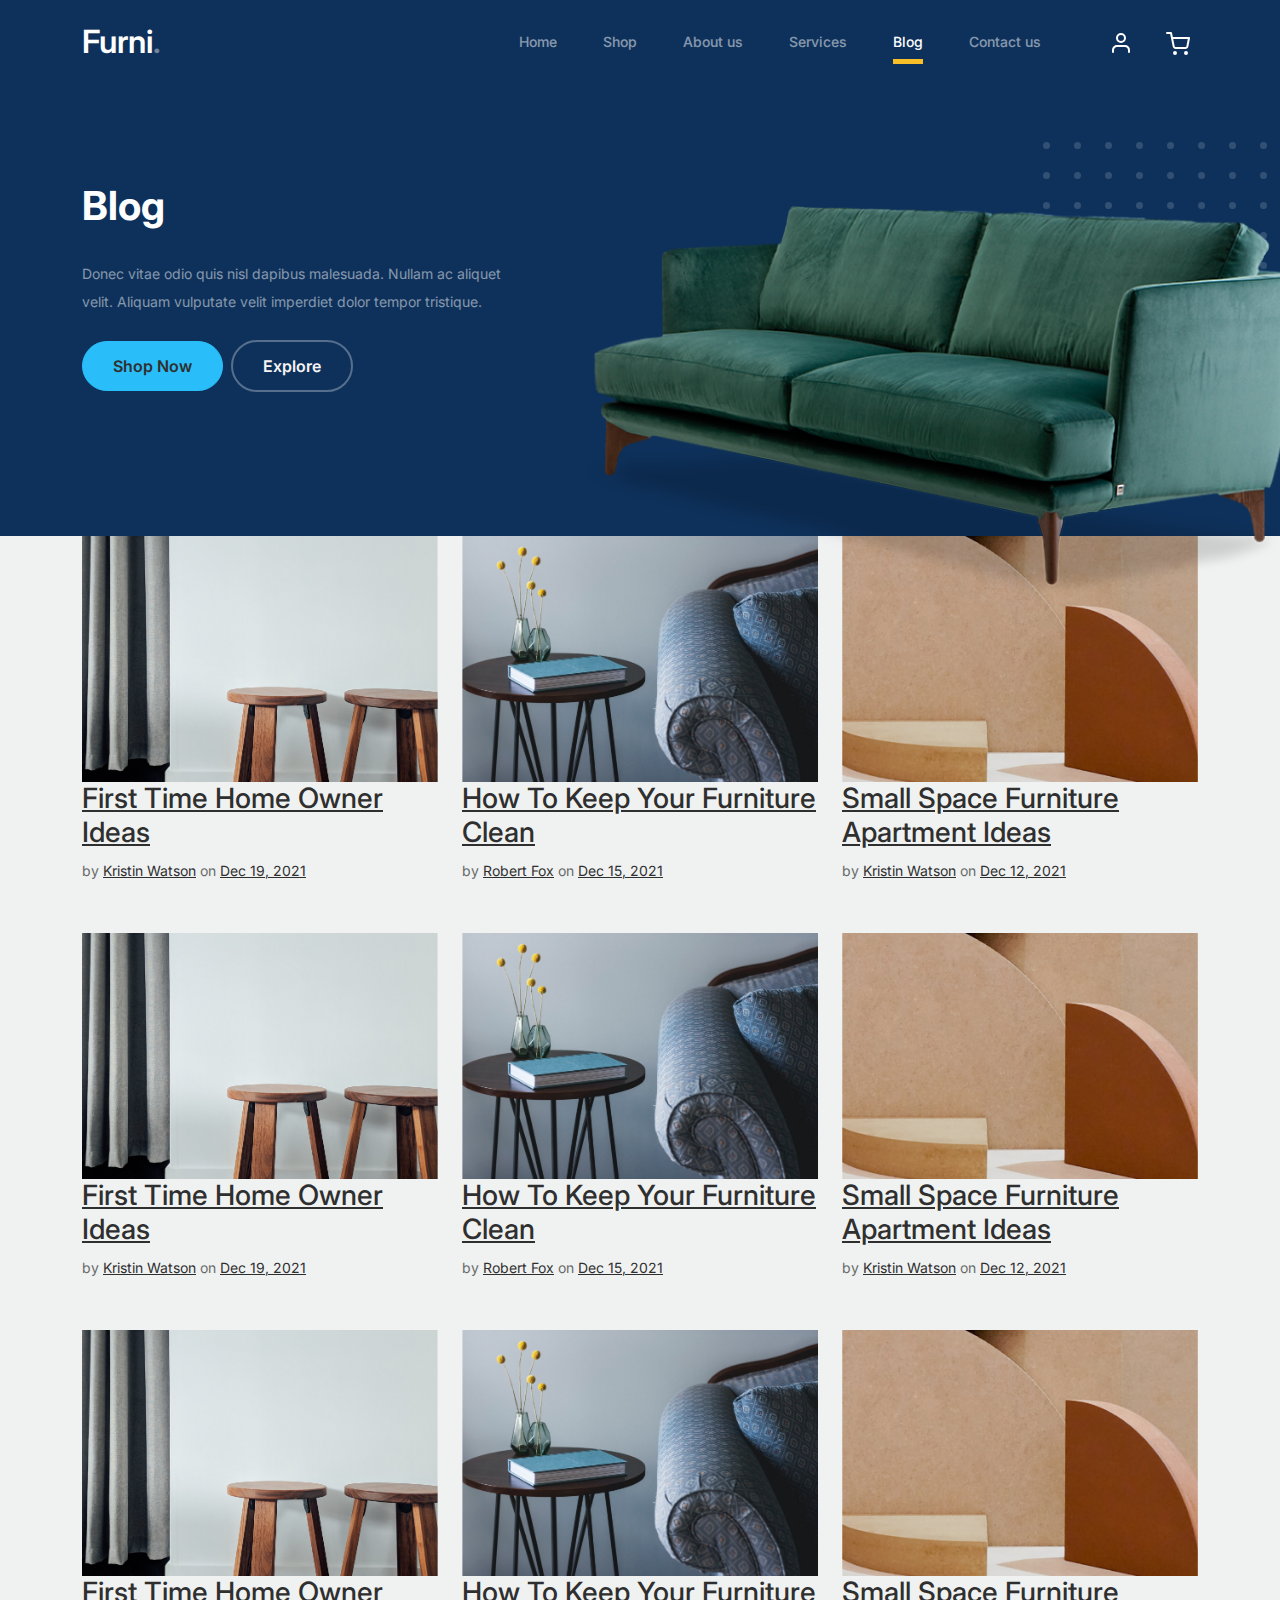
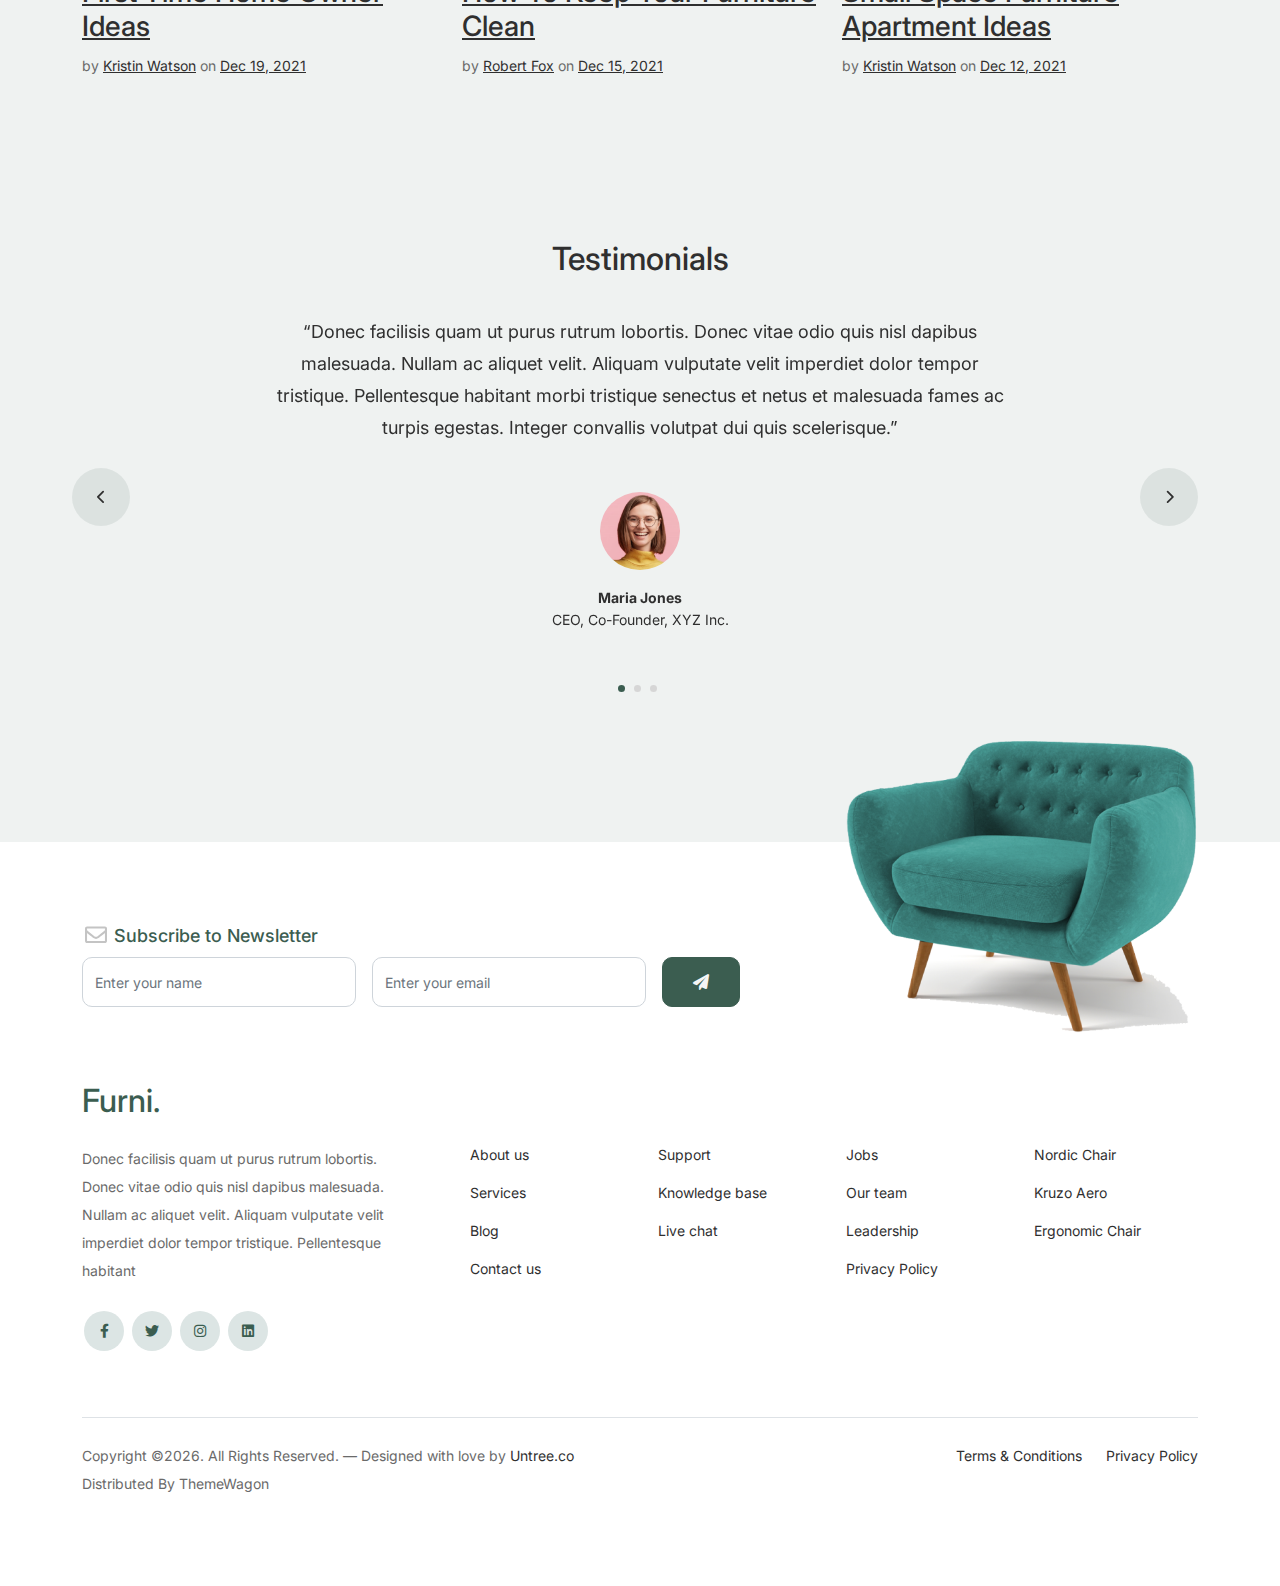
<file: blog.html>
<!-- /*
* Bootstrap 5
* Template Name: Furni
* Template Author: Untree.co
* Template URI: https://untree.co/
* License: https://creativecommons.org/licenses/by/3.0/
*/ -->
<!doctype html>
<html lang="en">
<head>
  <meta charset="utf-8">
  <meta name="viewport" content="width=device-width, initial-scale=1, shrink-to-fit=no">
  <meta name="author" content="Untree.co">
  <link rel="shortcut icon" href="favicon.png">

  <meta name="description" content="" />
  <meta name="keywords" content="bootstrap, bootstrap4" />

		<!-- Bootstrap CSS -->
		<link href="css/bootstrap.min.css" rel="stylesheet">
		<link href="https://cdnjs.cloudflare.com/ajax/libs/font-awesome/6.0.0-beta3/css/all.min.css" rel="stylesheet">
		<link href="css/tiny-slider.css" rel="stylesheet">
		<link href="css/style.css" rel="stylesheet">
		<title>Furni Free Bootstrap 5 Template for Furniture and Interior Design Websites by Untree.co </title>
	</head>

	<body>

		<!-- Start Header/Navigation -->
		<nav class="custom-navbar navbar navbar navbar-expand-md navbar-dark bg-dark" arial-label="Furni navigation bar">

			<div class="container">
				<a class="navbar-brand" href="index.html">Furni<span>.</span></a>

				<button class="navbar-toggler" type="button" data-bs-toggle="collapse" data-bs-target="#navbarsFurni" aria-controls="navbarsFurni" aria-expanded="false" aria-label="Toggle navigation">
					<span class="navbar-toggler-icon"></span>
				</button>

				<div class="collapse navbar-collapse" id="navbarsFurni">
					<ul class="custom-navbar-nav navbar-nav ms-auto mb-2 mb-md-0">
						<li class="nav-item">
							<a class="nav-link" href="index.html">Home</a>
						</li>
						<li><a class="nav-link" href="shop.html">Shop</a></li>
						<li><a class="nav-link" href="about.html">About us</a></li>
						<li><a class="nav-link" href="services.html">Services</a></li>
						<li class="active"><a class="nav-link" href="blog.html">Blog</a></li>
						<li><a class="nav-link" href="contact.html">Contact us</a></li>
					</ul>

					<ul class="custom-navbar-cta navbar-nav mb-2 mb-md-0 ms-5">
						<li><a class="nav-link" href="#"><img src="images/user.svg"></a></li>
						<li><a class="nav-link" href="cart.html"><img src="images/cart.svg"></a></li>
					</ul>
				</div>
			</div>
				
		</nav>
		<!-- End Header/Navigation -->

		<!-- Start Hero Section -->
			<div class="hero">
				<div class="container">
					<div class="row justify-content-between">
						<div class="col-lg-5">
							<div class="intro-excerpt">
								<h1>Blog</h1>
								<p class="mb-4">Donec vitae odio quis nisl dapibus malesuada. Nullam ac aliquet velit. Aliquam vulputate velit imperdiet dolor tempor tristique.</p>
								<p><a href="" class="btn btn-secondary me-2">Shop Now</a><a href="#" class="btn btn-white-outline">Explore</a></p>
							</div>
						</div>
						<div class="col-lg-7">
							<div class="hero-img-wrap">
								<img src="images/couch.png" class="img-fluid">
							</div>
						</div>
					</div>
				</div>
			</div>
		<!-- End Hero Section -->

		

		<!-- Start Blog Section -->
		<div class="blog-section">
			<div class="container">
				
				<div class="row">

					<div class="col-12 col-sm-6 col-md-4 mb-5">
						<div class="post-entry">
							<a href="#" class="post-thumbnail"><img src="images/post-1.jpg" alt="Image" class="img-fluid"></a>
							<div class="post-content-entry">
								<h3><a href="#">First Time Home Owner Ideas</a></h3>
								<div class="meta">
									<span>by <a href="#">Kristin Watson</a></span> <span>on <a href="#">Dec 19, 2021</a></span>
								</div>
							</div>
						</div>
					</div>

					<div class="col-12 col-sm-6 col-md-4 mb-5">
						<div class="post-entry">
							<a href="#" class="post-thumbnail"><img src="images/post-2.jpg" alt="Image" class="img-fluid"></a>
							<div class="post-content-entry">
								<h3><a href="#">How To Keep Your Furniture Clean</a></h3>
								<div class="meta">
									<span>by <a href="#">Robert Fox</a></span> <span>on <a href="#">Dec 15, 2021</a></span>
								</div>
							</div>
						</div>
					</div>

					<div class="col-12 col-sm-6 col-md-4 mb-5">
						<div class="post-entry">
							<a href="#" class="post-thumbnail"><img src="images/post-3.jpg" alt="Image" class="img-fluid"></a>
							<div class="post-content-entry">
								<h3><a href="#">Small Space Furniture Apartment Ideas</a></h3>
								<div class="meta">
									<span>by <a href="#">Kristin Watson</a></span> <span>on <a href="#">Dec 12, 2021</a></span>
								</div>
							</div>
						</div>
					</div>

					<div class="col-12 col-sm-6 col-md-4 mb-5">
						<div class="post-entry">
							<a href="#" class="post-thumbnail"><img src="images/post-1.jpg" alt="Image" class="img-fluid"></a>
							<div class="post-content-entry">
								<h3><a href="#">First Time Home Owner Ideas</a></h3>
								<div class="meta">
									<span>by <a href="#">Kristin Watson</a></span> <span>on <a href="#">Dec 19, 2021</a></span>
								</div>
							</div>
						</div>
					</div>

					<div class="col-12 col-sm-6 col-md-4 mb-5">
						<div class="post-entry">
							<a href="#" class="post-thumbnail"><img src="images/post-2.jpg" alt="Image" class="img-fluid"></a>
							<div class="post-content-entry">
								<h3><a href="#">How To Keep Your Furniture Clean</a></h3>
								<div class="meta">
									<span>by <a href="#">Robert Fox</a></span> <span>on <a href="#">Dec 15, 2021</a></span>
								</div>
							</div>
						</div>
					</div>

					<div class="col-12 col-sm-6 col-md-4 mb-5">
						<div class="post-entry">
							<a href="#" class="post-thumbnail"><img src="images/post-3.jpg" alt="Image" class="img-fluid"></a>
							<div class="post-content-entry">
								<h3><a href="#">Small Space Furniture Apartment Ideas</a></h3>
								<div class="meta">
									<span>by <a href="#">Kristin Watson</a></span> <span>on <a href="#">Dec 12, 2021</a></span>
								</div>
							</div>
						</div>
					</div>

					<div class="col-12 col-sm-6 col-md-4 mb-5">
						<div class="post-entry">
							<a href="#" class="post-thumbnail"><img src="images/post-1.jpg" alt="Image" class="img-fluid"></a>
							<div class="post-content-entry">
								<h3><a href="#">First Time Home Owner Ideas</a></h3>
								<div class="meta">
									<span>by <a href="#">Kristin Watson</a></span> <span>on <a href="#">Dec 19, 2021</a></span>
								</div>
							</div>
						</div>
					</div>

					<div class="col-12 col-sm-6 col-md-4 mb-5">
						<div class="post-entry">
							<a href="#" class="post-thumbnail"><img src="images/post-2.jpg" alt="Image" class="img-fluid"></a>
							<div class="post-content-entry">
								<h3><a href="#">How To Keep Your Furniture Clean</a></h3>
								<div class="meta">
									<span>by <a href="#">Robert Fox</a></span> <span>on <a href="#">Dec 15, 2021</a></span>
								</div>
							</div>
						</div>
					</div>

					<div class="col-12 col-sm-6 col-md-4 mb-5">
						<div class="post-entry">
							<a href="#" class="post-thumbnail"><img src="images/post-3.jpg" alt="Image" class="img-fluid"></a>
							<div class="post-content-entry">
								<h3><a href="#">Small Space Furniture Apartment Ideas</a></h3>
								<div class="meta">
									<span>by <a href="#">Kristin Watson</a></span> <span>on <a href="#">Dec 12, 2021</a></span>
								</div>
							</div>
						</div>
					</div>

				</div>
			</div>
		</div>
		<!-- End Blog Section -->	

		

		<!-- Start Testimonial Slider -->
		<div class="testimonial-section before-footer-section">
			<div class="container">
				<div class="row">
					<div class="col-lg-7 mx-auto text-center">
						<h2 class="section-title">Testimonials</h2>
					</div>
				</div>

				<div class="row justify-content-center">
					<div class="col-lg-12">
						<div class="testimonial-slider-wrap text-center">

							<div id="testimonial-nav">
								<span class="prev" data-controls="prev"><span class="fa fa-chevron-left"></span></span>
								<span class="next" data-controls="next"><span class="fa fa-chevron-right"></span></span>
							</div>

							<div class="testimonial-slider">
								
								<div class="item">
									<div class="row justify-content-center">
										<div class="col-lg-8 mx-auto">

											<div class="testimonial-block text-center">
												<blockquote class="mb-5">
													<p>&ldquo;Donec facilisis quam ut purus rutrum lobortis. Donec vitae odio quis nisl dapibus malesuada. Nullam ac aliquet velit. Aliquam vulputate velit imperdiet dolor tempor tristique. Pellentesque habitant morbi tristique senectus et netus et malesuada fames ac turpis egestas. Integer convallis volutpat dui quis scelerisque.&rdquo;</p>
												</blockquote>

												<div class="author-info">
													<div class="author-pic">
														<img src="images/person-1.png" alt="Maria Jones" class="img-fluid">
													</div>
													<h3 class="font-weight-bold">Maria Jones</h3>
													<span class="position d-block mb-3">CEO, Co-Founder, XYZ Inc.</span>
												</div>
											</div>

										</div>
									</div>
								</div> 
								<!-- END item -->

								<div class="item">
									<div class="row justify-content-center">
										<div class="col-lg-8 mx-auto">

											<div class="testimonial-block text-center">
												<blockquote class="mb-5">
													<p>&ldquo;Donec facilisis quam ut purus rutrum lobortis. Donec vitae odio quis nisl dapibus malesuada. Nullam ac aliquet velit. Aliquam vulputate velit imperdiet dolor tempor tristique. Pellentesque habitant morbi tristique senectus et netus et malesuada fames ac turpis egestas. Integer convallis volutpat dui quis scelerisque.&rdquo;</p>
												</blockquote>

												<div class="author-info">
													<div class="author-pic">
														<img src="images/person-1.png" alt="Maria Jones" class="img-fluid">
													</div>
													<h3 class="font-weight-bold">Maria Jones</h3>
													<span class="position d-block mb-3">CEO, Co-Founder, XYZ Inc.</span>
												</div>
											</div>

										</div>
									</div>
								</div> 
								<!-- END item -->

								<div class="item">
									<div class="row justify-content-center">
										<div class="col-lg-8 mx-auto">

											<div class="testimonial-block text-center">
												<blockquote class="mb-5">
													<p>&ldquo;Donec facilisis quam ut purus rutrum lobortis. Donec vitae odio quis nisl dapibus malesuada. Nullam ac aliquet velit. Aliquam vulputate velit imperdiet dolor tempor tristique. Pellentesque habitant morbi tristique senectus et netus et malesuada fames ac turpis egestas. Integer convallis volutpat dui quis scelerisque.&rdquo;</p>
												</blockquote>

												<div class="author-info">
													<div class="author-pic">
														<img src="images/person-1.png" alt="Maria Jones" class="img-fluid">
													</div>
													<h3 class="font-weight-bold">Maria Jones</h3>
													<span class="position d-block mb-3">CEO, Co-Founder, XYZ Inc.</span>
												</div>
											</div>

										</div>
									</div>
								</div> 
								<!-- END item -->

							</div>

						</div>
					</div>
				</div>
			</div>
		</div>
		<!-- End Testimonial Slider -->

		

		<!-- Start Footer Section -->
		<footer class="footer-section">
			<div class="container relative">

				<div class="sofa-img">
					<img src="images/sofa.png" alt="Image" class="img-fluid">
				</div>

				<div class="row">
					<div class="col-lg-8">
						<div class="subscription-form">
							<h3 class="d-flex align-items-center"><span class="me-1"><img src="images/envelope-outline.svg" alt="Image" class="img-fluid"></span><span>Subscribe to Newsletter</span></h3>

							<form action="#" class="row g-3">
								<div class="col-auto">
									<input type="text" class="form-control" placeholder="Enter your name">
								</div>
								<div class="col-auto">
									<input type="email" class="form-control" placeholder="Enter your email">
								</div>
								<div class="col-auto">
									<button class="btn btn-primary">
										<span class="fa fa-paper-plane"></span>
									</button>
								</div>
							</form>

						</div>
					</div>
				</div>

				<div class="row g-5 mb-5">
					<div class="col-lg-4">
						<div class="mb-4 footer-logo-wrap"><a href="#" class="footer-logo">Furni<span>.</span></a></div>
						<p class="mb-4">Donec facilisis quam ut purus rutrum lobortis. Donec vitae odio quis nisl dapibus malesuada. Nullam ac aliquet velit. Aliquam vulputate velit imperdiet dolor tempor tristique. Pellentesque habitant</p>

						<ul class="list-unstyled custom-social">
							<li><a href="#"><span class="fa fa-brands fa-facebook-f"></span></a></li>
							<li><a href="#"><span class="fa fa-brands fa-twitter"></span></a></li>
							<li><a href="#"><span class="fa fa-brands fa-instagram"></span></a></li>
							<li><a href="#"><span class="fa fa-brands fa-linkedin"></span></a></li>
						</ul>
					</div>

					<div class="col-lg-8">
						<div class="row links-wrap">
							<div class="col-6 col-sm-6 col-md-3">
								<ul class="list-unstyled">
									<li><a href="#">About us</a></li>
									<li><a href="#">Services</a></li>
									<li><a href="#">Blog</a></li>
									<li><a href="#">Contact us</a></li>
								</ul>
							</div>

							<div class="col-6 col-sm-6 col-md-3">
								<ul class="list-unstyled">
									<li><a href="#">Support</a></li>
									<li><a href="#">Knowledge base</a></li>
									<li><a href="#">Live chat</a></li>
								</ul>
							</div>

							<div class="col-6 col-sm-6 col-md-3">
								<ul class="list-unstyled">
									<li><a href="#">Jobs</a></li>
									<li><a href="#">Our team</a></li>
									<li><a href="#">Leadership</a></li>
									<li><a href="#">Privacy Policy</a></li>
								</ul>
							</div>

							<div class="col-6 col-sm-6 col-md-3">
								<ul class="list-unstyled">
									<li><a href="#">Nordic Chair</a></li>
									<li><a href="#">Kruzo Aero</a></li>
									<li><a href="#">Ergonomic Chair</a></li>
								</ul>
							</div>
						</div>
					</div>

				</div>

				<div class="border-top copyright">
					<div class="row pt-4">
						<div class="col-lg-6">
							<p class="mb-2 text-center text-lg-start">Copyright &copy;<script>document.write(new Date().getFullYear());</script>. All Rights Reserved. &mdash; Designed with love by <a href="https://untree.co">Untree.co</a> Distributed By <a hreff="https://themewagon.com">ThemeWagon</a>  <!-- License information: https://untree.co/license/ -->
            </p>
						</div>

						<div class="col-lg-6 text-center text-lg-end">
							<ul class="list-unstyled d-inline-flex ms-auto">
								<li class="me-4"><a href="#">Terms &amp; Conditions</a></li>
								<li><a href="#">Privacy Policy</a></li>
							</ul>
						</div>

					</div>
				</div>

			</div>
		</footer>
		<!-- End Footer Section -->	


		<script src="js/bootstrap.bundle.min.js"></script>
		<script src="js/tiny-slider.js"></script>
		<script src="js/custom.js"></script>
	</body>

</html>
</file>
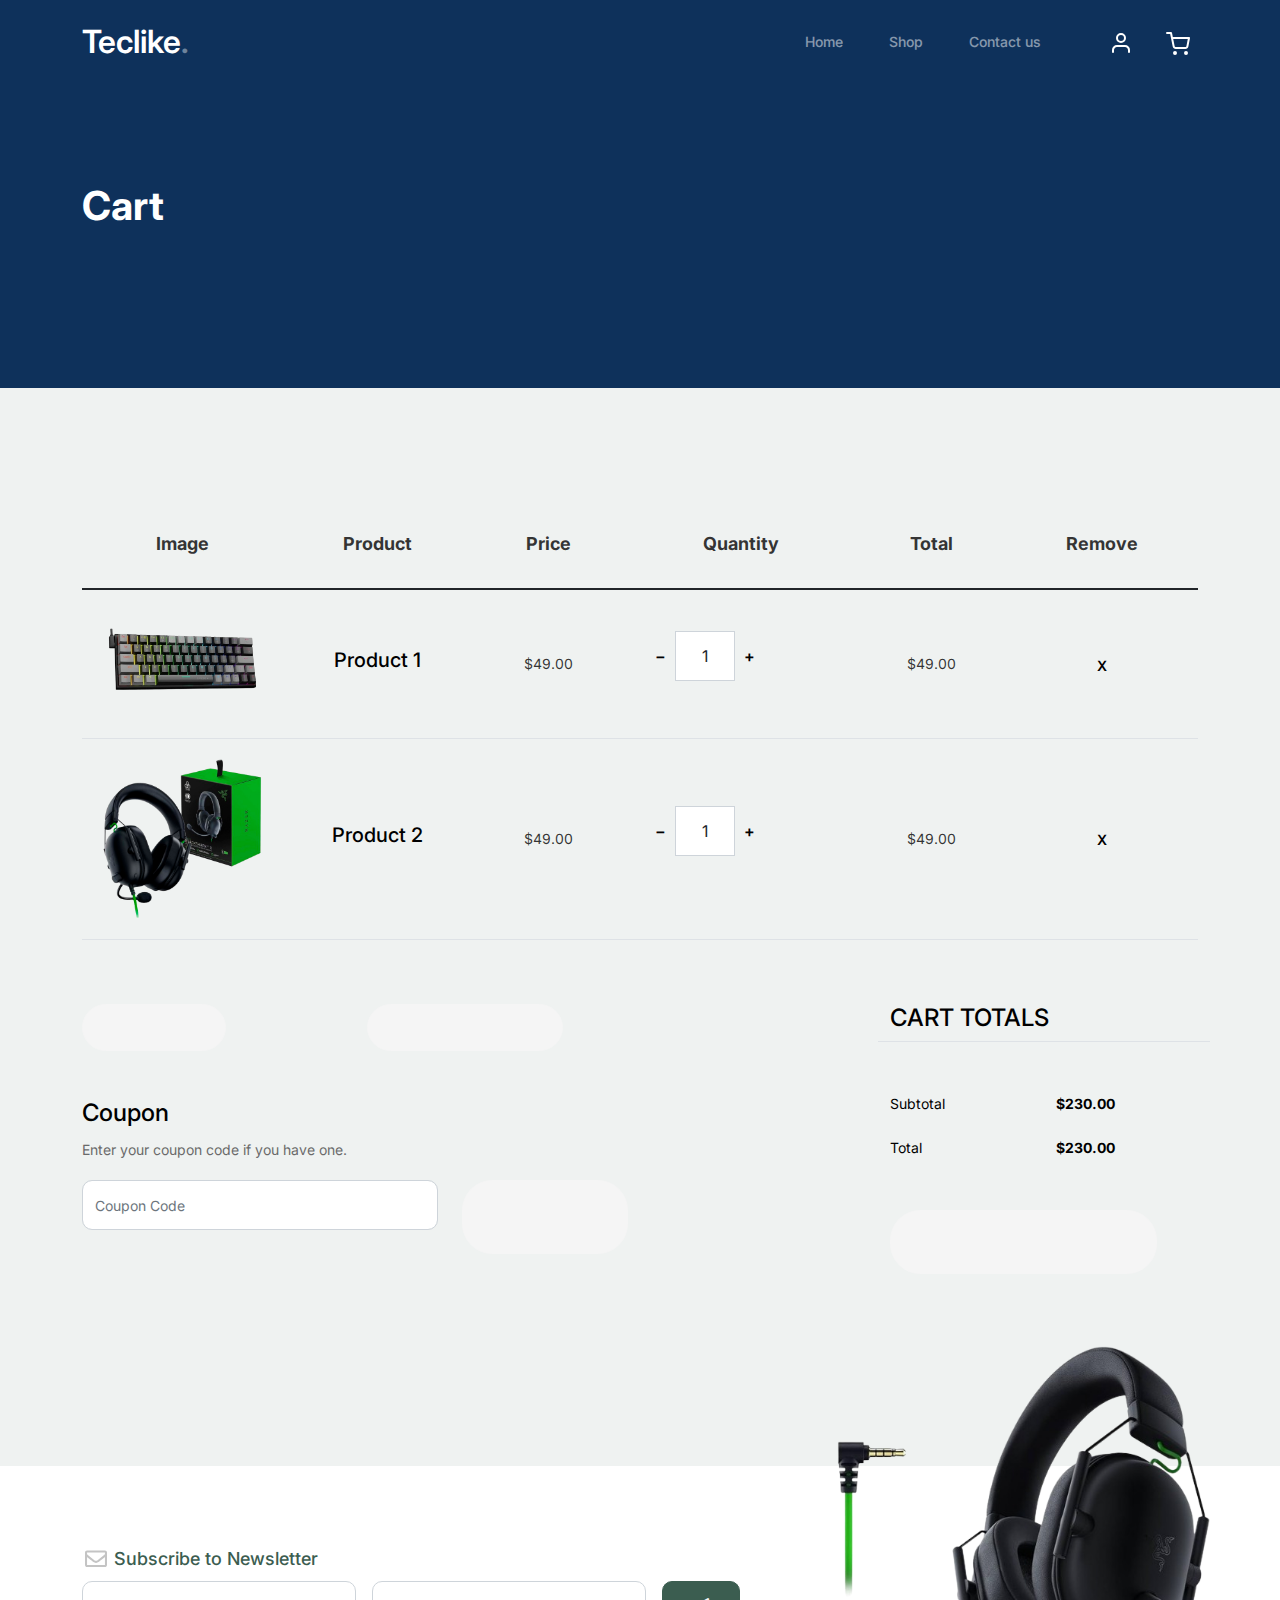
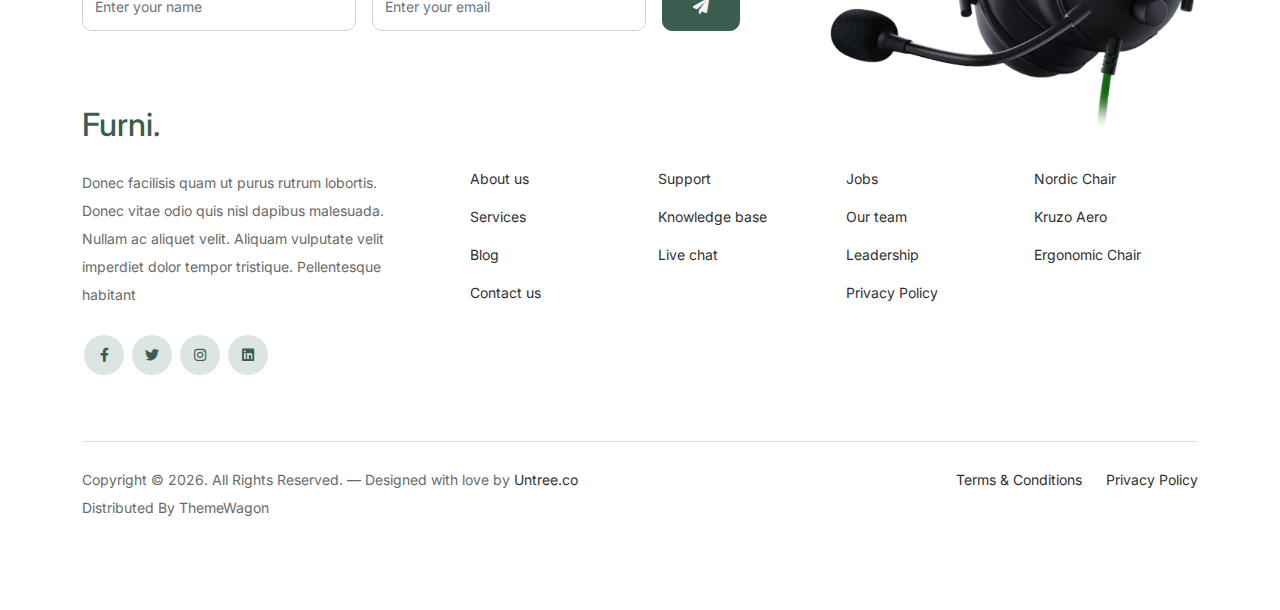
<file: cart.html>
<!-- /*
* Bootstrap 5
* Template Name: Furni
* Template Author: Untree.co
* Template URI: https://untree.co/
* License: https://creativecommons.org/licenses/by/3.0/
*/ -->
<!doctype html>
<html lang="en">

<head>
	<meta charset="utf-8">
	<meta name="viewport" content="width=device-width, initial-scale=1, shrink-to-fit=no">
	<meta name="author" content="Untree.co">
	<link rel="shortcut icon" href="favicon.png">

	<meta name="description" content="" />
	<meta name="keywords" content="bootstrap, bootstrap4" />

	<!-- Bootstrap CSS -->
	<link href="css/bootstrap.min.css" rel="stylesheet">
	<link href="https://cdnjs.cloudflare.com/ajax/libs/font-awesome/6.0.0-beta3/css/all.min.css" rel="stylesheet">
	<link href="css/tiny-slider.css" rel="stylesheet">
	<link href="css/style.css" rel="stylesheet">
	<title>Furni Free Bootstrap 5 Template for Furniture and Interior Design Websites by Untree.co </title>
</head>

<body>

	<!-- Start Header/Navigation -->
	<nav class="custom-navbar navbar navbar navbar-expand-md navbar-dark bg-dark" arial-label="Furni navigation bar">

		<div class="container">
			<a class="navbar-brand" href="index.html">Teclike<span>.</span></a>

			<button class="navbar-toggler" type="button" data-bs-toggle="collapse" data-bs-target="#navbarsFurni"
				aria-controls="navbarsFurni" aria-expanded="false" aria-label="Toggle navigation">
				<span class="navbar-toggler-icon"></span>
			</button>

			<div class="collapse navbar-collapse" id="navbarsFurni">
				<ul class="custom-navbar-nav navbar-nav ms-auto mb-2 mb-md-0">
					<li class="nav-item ">
						<a class="nav-link" href="index.html">Home</a>
					</li>
					<li><a class="nav-link" href="shop.html">Shop</a></li>
					<!-- 	<li><a class="nav-link" href="about.html">About us</a></li>
					<li><a class="nav-link" href="services.html">Services</a></li>
					<li><a class="nav-link" href="blog.html">Blog</a></li>  -->
					<li><a class="nav-link" href="contact.html">Contact us</a></li>
				</ul>

				<ul class="custom-navbar-cta navbar-nav mb-2 mb-md-0 ms-5">
					<li><a class="nav-link" href="#"><img src="images/user.svg"></a></li>
					<li><a class="nav-link" href="cart.html"><img src="images/cart.svg"></a></li>
				</ul>
			</div>
		</div>

	</nav>
	<!-- End Header/Navigation -->

	<!-- Start Hero Section -->
	<div class="hero">
		<div class="container">
			<div class="row justify-content-between">
				<div class="col-lg-5">
					<div class="intro-excerpt">
						<h1>Cart</h1>
					</div>
				</div>
				<div class="col-lg-7">

				</div>
			</div>
		</div>
	</div>
	<!-- End Hero Section -->



	<div class="untree_co-section before-footer-section">
		<div class="container">
			<div class="row mb-5">
				<form class="col-md-12" method="post">
					<div class="site-blocks-table">
						<table class="table">
							<thead>
								<tr>
									<th class="product-thumbnail">Image</th>
									<th class="product-name">Product</th>
									<th class="product-price">Price</th>
									<th class="product-quantity">Quantity</th>
									<th class="product-total">Total</th>
									<th class="product-remove">Remove</th>
								</tr>
							</thead>
							<tbody>
								<tr>
									<td class="product-thumbnail">
										<img src="images/teclado-z11.png" alt="Image" class="img-fluid">
									</td>
									<td class="product-name">
										<h2 class="h5 text-black">Product 1</h2>
									</td>
									<td>$49.00</td>
									<td>
										<div class="input-group mb-3 d-flex align-items-center quantity-container"
											style="max-width: 120px;">
											<div class="input-group-prepend">
												<button class="btn btn-outline-black decrease"
													type="button">&minus;</button>
											</div>
											<input type="text" class="form-control text-center quantity-amount"
												value="1" placeholder="" aria-label="Example text with button addon"
												aria-describedby="button-addon1">
											<div class="input-group-append">
												<button class="btn btn-outline-black increase"
													type="button">&plus;</button>
											</div>
										</div>

									</td>
									<td>$49.00</td>
									<td><a href="#" class="btn btn-black btn-sm">X</a></td>
								</tr>

								<tr>
									<td class="product-thumbnail">
										<img src="images/Audifonos-caja.png" alt="Image" class="img-fluid">
									</td>
									<td class="product-name">
										<h2 class="h5 text-black">Product 2</h2>
									</td>
									<td>$49.00</td>
									<td>
										<div class="input-group mb-3 d-flex align-items-center quantity-container"
											style="max-width: 120px;">
											<div class="input-group-prepend">
												<button class="btn btn-outline-black decrease"
													type="button">&minus;</button>
											</div>
											<input type="text" class="form-control text-center quantity-amount"
												value="1" placeholder="" aria-label="Example text with button addon"
												aria-describedby="button-addon1">
											<div class="input-group-append">
												<button class="btn btn-outline-black increase"
													type="button">&plus;</button>
											</div>
										</div>

									</td>
									<td>$49.00</td>
									<td><a href="#" class="btn btn-black btn-sm">X</a></td>
								</tr>
							</tbody>
						</table>
					</div>
				</form>
			</div>

			<div class="row">
				<div class="col-md-6">
					<div class="row mb-5">
						<div class="col-md-6 mb-3 mb-md-0">
							<button class="btn btn-black btn-sm btn-block">Update Cart</button>
						</div>
						<div class="col-md-6">
							<button class="btn btn-outline-black btn-sm btn-block">Continue Shopping</button>
						</div>
					</div>
					<div class="row">
						<div class="col-md-12">
							<label class="text-black h4" for="coupon">Coupon</label>
							<p>Enter your coupon code if you have one.</p>
						</div>
						<div class="col-md-8 mb-3 mb-md-0">
							<input type="text" class="form-control py-3" id="coupon" placeholder="Coupon Code">
						</div>
						<div class="col-md-4">
							<button class="btn btn-black">Apply Coupon</button>
						</div>
					</div>
				</div>
				<div class="col-md-6 pl-5">
					<div class="row justify-content-end">
						<div class="col-md-7">
							<div class="row">
								<div class="col-md-12 text-right border-bottom mb-5">
									<h3 class="text-black h4 text-uppercase">Cart Totals</h3>
								</div>
							</div>
							<div class="row mb-3">
								<div class="col-md-6">
									<span class="text-black">Subtotal</span>
								</div>
								<div class="col-md-6 text-right">
									<strong class="text-black">$230.00</strong>
								</div>
							</div>
							<div class="row mb-5">
								<div class="col-md-6">
									<span class="text-black">Total</span>
								</div>
								<div class="col-md-6 text-right">
									<strong class="text-black">$230.00</strong>
								</div>
							</div>

							<div class="row">
								<div class="col-md-12">
									<button class="btn btn-black btn-lg py-3 btn-block"
										onclick="window.location='checkout.html'">Proceed To Checkout</button>
								</div>
							</div>
						</div>
					</div>
				</div>
			</div>
		</div>
	</div>


	<!-- Start Footer Section -->
	<footer class="footer-section">
		<div class="container relative">

			<div class="sofa-img">
				<img src="images/audifonos-razer.png" alt="Image" class="img-fluid">
			</div>

			<div class="row">
				<div class="col-lg-8">
					<div class="subscription-form">
						<h3 class="d-flex align-items-center"><span class="me-1"><img src="images/envelope-outline.svg"
									alt="Image" class="img-fluid"></span><span>Subscribe to Newsletter</span></h3>

						<form action="#" class="row g-3">
							<div class="col-auto">
								<input type="text" class="form-control" placeholder="Enter your name">
							</div>
							<div class="col-auto">
								<input type="email" class="form-control" placeholder="Enter your email">
							</div>
							<div class="col-auto">
								<button class="btn btn-primary">
									<span class="fa fa-paper-plane"></span>
								</button>
							</div>
						</form>

					</div>
				</div>
			</div>

			<div class="row g-5 mb-5">
				<div class="col-lg-4">
					<div class="mb-4 footer-logo-wrap"><a href="#" class="footer-logo">Furni<span>.</span></a></div>
					<p class="mb-4">Donec facilisis quam ut purus rutrum lobortis. Donec vitae odio quis nisl dapibus
						malesuada. Nullam ac aliquet velit. Aliquam vulputate velit imperdiet dolor tempor tristique.
						Pellentesque habitant</p>

					<ul class="list-unstyled custom-social">
						<li><a href="#"><span class="fa fa-brands fa-facebook-f"></span></a></li>
						<li><a href="#"><span class="fa fa-brands fa-twitter"></span></a></li>
						<li><a href="#"><span class="fa fa-brands fa-instagram"></span></a></li>
						<li><a href="#"><span class="fa fa-brands fa-linkedin"></span></a></li>
					</ul>
				</div>

				<div class="col-lg-8">
					<div class="row links-wrap">
						<div class="col-6 col-sm-6 col-md-3">
							<ul class="list-unstyled">
								<li><a href="#">About us</a></li>
								<li><a href="#">Services</a></li>
								<li><a href="#">Blog</a></li>
								<li><a href="#">Contact us</a></li>
							</ul>
						</div>

						<div class="col-6 col-sm-6 col-md-3">
							<ul class="list-unstyled">
								<li><a href="#">Support</a></li>
								<li><a href="#">Knowledge base</a></li>
								<li><a href="#">Live chat</a></li>
							</ul>
						</div>

						<div class="col-6 col-sm-6 col-md-3">
							<ul class="list-unstyled">
								<li><a href="#">Jobs</a></li>
								<li><a href="#">Our team</a></li>
								<li><a href="#">Leadership</a></li>
								<li><a href="#">Privacy Policy</a></li>
							</ul>
						</div>

						<div class="col-6 col-sm-6 col-md-3">
							<ul class="list-unstyled">
								<li><a href="#">Nordic Chair</a></li>
								<li><a href="#">Kruzo Aero</a></li>
								<li><a href="#">Ergonomic Chair</a></li>
							</ul>
						</div>
					</div>
				</div>

			</div>

			<div class="border-top copyright">
				<div class="row pt-4">
					<div class="col-lg-6">
						<p class="mb-2 text-center text-lg-start">Copyright &copy;
							<script>document.write(new Date().getFullYear());</script>. All Rights Reserved. &mdash;
							Designed with love by <a href="https://untree.co">Untree.co</a> Distributed By <a
								hreff="https://themewagon.com">ThemeWagon</a>
							<!-- License information: https://untree.co/license/ -->
						</p>
					</div>

					<div class="col-lg-6 text-center text-lg-end">
						<ul class="list-unstyled d-inline-flex ms-auto">
							<li class="me-4"><a href="#">Terms &amp; Conditions</a></li>
							<li><a href="#">Privacy Policy</a></li>
						</ul>
					</div>

				</div>
			</div>

		</div>
	</footer>
	<!-- End Footer Section -->


	<script src="js/bootstrap.bundle.min.js"></script>
	<script src="js/tiny-slider.js"></script>
	<script src="js/custom.js"></script>
</body>

</html>
</file>
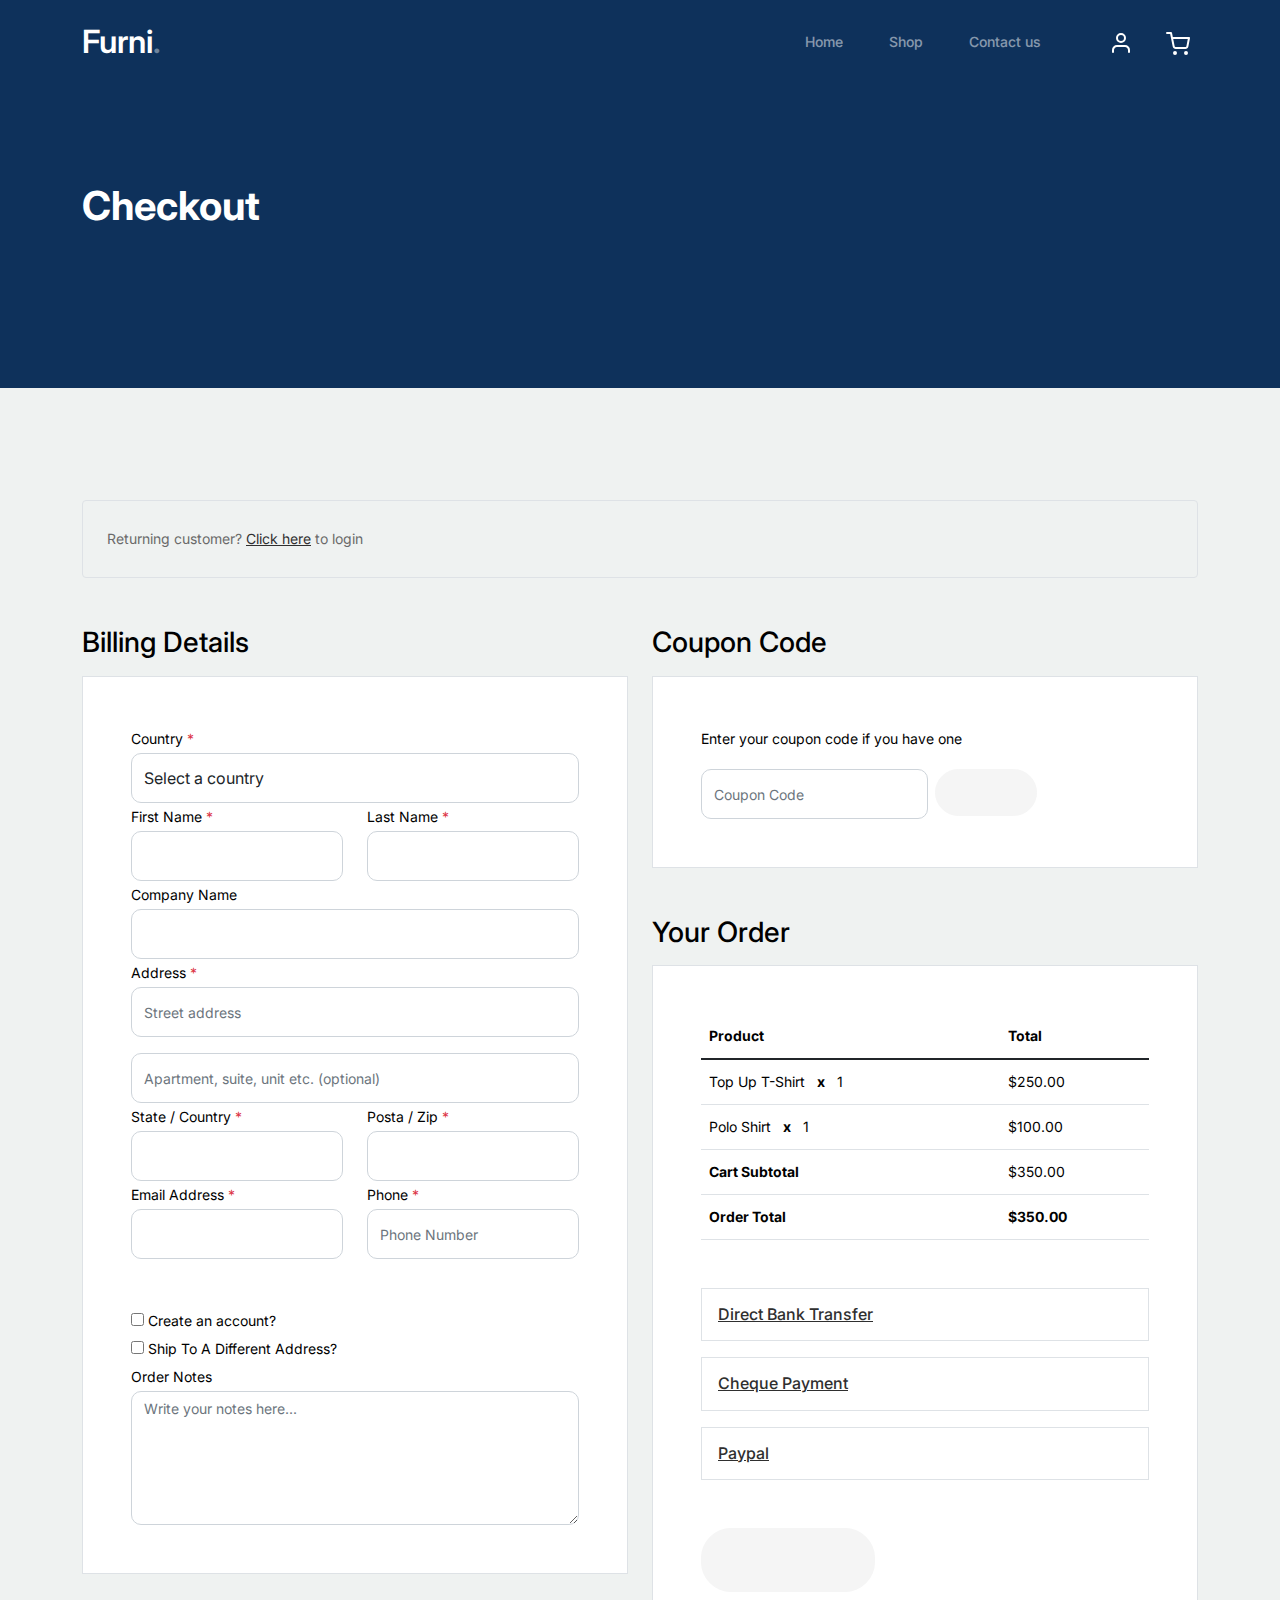
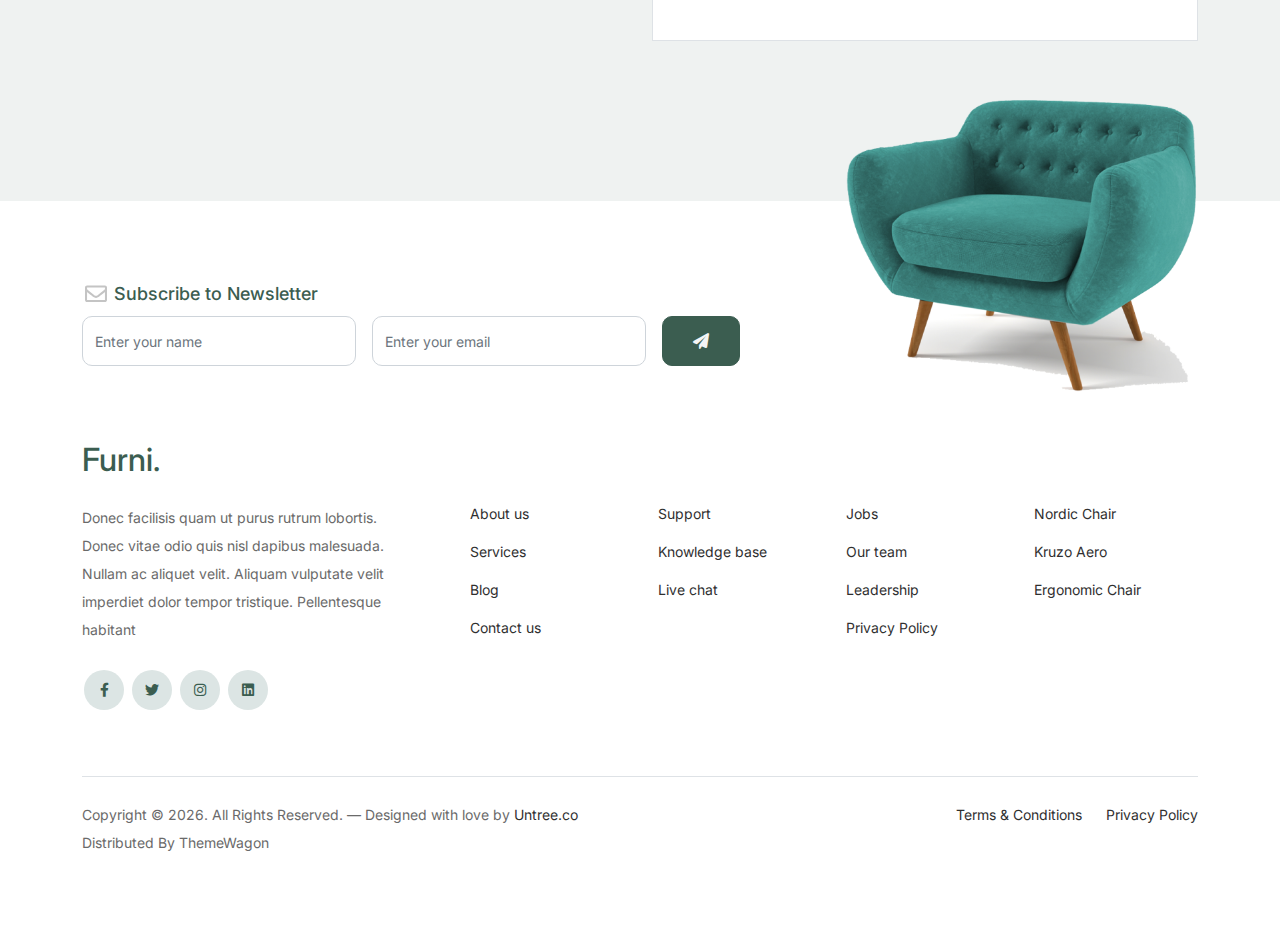
<file: checkout.html>
<!-- /*
* Bootstrap 5
* Template Name: Furni
* Template Author: Untree.co
* Template URI: https://untree.co/
* License: https://creativecommons.org/licenses/by/3.0/
*/ -->
<!doctype html>
<html lang="en">

<head>
	<meta charset="utf-8">
	<meta name="viewport" content="width=device-width, initial-scale=1, shrink-to-fit=no">
	<meta name="author" content="Untree.co">
	<link rel="shortcut icon" href="favicon.png">

	<meta name="description" content="" />
	<meta name="keywords" content="bootstrap, bootstrap4" />

	<!-- Bootstrap CSS -->
	<link href="css/bootstrap.min.css" rel="stylesheet">
	<link href="https://cdnjs.cloudflare.com/ajax/libs/font-awesome/6.0.0-beta3/css/all.min.css" rel="stylesheet">
	<link href="css/tiny-slider.css" rel="stylesheet">
	<link href="css/style.css" rel="stylesheet">
	<title>Furni Free Bootstrap 5 Template for Furniture and Interior Design Websites by Untree.co </title>
</head>

<body>

	<!-- Start Header/Navigation -->
	<nav class="custom-navbar navbar navbar navbar-expand-md navbar-dark bg-dark" arial-label="Furni navigation bar">

		<div class="container">
			<a class="navbar-brand" href="index.html">Furni<span>.</span></a>

			<button class="navbar-toggler" type="button" data-bs-toggle="collapse" data-bs-target="#navbarsFurni"
				aria-controls="navbarsFurni" aria-expanded="false" aria-label="Toggle navigation">
				<span class="navbar-toggler-icon"></span>
			</button>

			<div class="collapse navbar-collapse" id="navbarsFurni">
				<ul class="custom-navbar-nav navbar-nav ms-auto mb-2 mb-md-0">
					<li class="nav-item ">
						<a class="nav-link" href="index.html">Home</a>
					</li>
					<li><a class="nav-link" href="shop.html">Shop</a></li>
					<!-- 	<li><a class="nav-link" href="about.html">About us</a></li>
					<li><a class="nav-link" href="services.html">Services</a></li>
					<li><a class="nav-link" href="blog.html">Blog</a></li>  -->
					<li><a class="nav-link" href="contact.html">Contact us</a></li>
				</ul>

				<ul class="custom-navbar-cta navbar-nav mb-2 mb-md-0 ms-5">
					<li><a class="nav-link" href="#"><img src="images/user.svg"></a></li>
					<li><a class="nav-link" href="cart.html"><img src="images/cart.svg"></a></li>
				</ul>
			</div>
		</div>

	</nav>
	<!-- End Header/Navigation -->

	<!-- Start Hero Section -->
	<div class="hero">
		<div class="container">
			<div class="row justify-content-between">
				<div class="col-lg-5">
					<div class="intro-excerpt">
						<h1>Checkout</h1>
					</div>
				</div>
				<div class="col-lg-7">

				</div>
			</div>
		</div>
	</div>
	<!-- End Hero Section -->

	<div class="untree_co-section">
		<div class="container">
			<div class="row mb-5">
				<div class="col-md-12">
					<div class="border p-4 rounded" role="alert">
						Returning customer? <a href="#">Click here</a> to login
					</div>
				</div>
			</div>
			<div class="row">
				<div class="col-md-6 mb-5 mb-md-0">
					<h2 class="h3 mb-3 text-black">Billing Details</h2>
					<div class="p-3 p-lg-5 border bg-white">
						<div class="form-group">
							<label for="c_country" class="text-black">Country <span class="text-danger">*</span></label>
							<select id="c_country" class="form-control">
								<option value="1">Select a country</option>
								<option value="2">bangladesh</option>
								<option value="3">Algeria</option>
								<option value="4">Afghanistan</option>
								<option value="5">Ghana</option>
								<option value="6">Albania</option>
								<option value="7">Bahrain</option>
								<option value="8">Colombia</option>
								<option value="9">Dominican Republic</option>
							</select>
						</div>
						<div class="form-group row">
							<div class="col-md-6">
								<label for="c_fname" class="text-black">First Name <span
										class="text-danger">*</span></label>
								<input type="text" class="form-control" id="c_fname" name="c_fname">
							</div>
							<div class="col-md-6">
								<label for="c_lname" class="text-black">Last Name <span
										class="text-danger">*</span></label>
								<input type="text" class="form-control" id="c_lname" name="c_lname">
							</div>
						</div>

						<div class="form-group row">
							<div class="col-md-12">
								<label for="c_companyname" class="text-black">Company Name </label>
								<input type="text" class="form-control" id="c_companyname" name="c_companyname">
							</div>
						</div>

						<div class="form-group row">
							<div class="col-md-12">
								<label for="c_address" class="text-black">Address <span
										class="text-danger">*</span></label>
								<input type="text" class="form-control" id="c_address" name="c_address"
									placeholder="Street address">
							</div>
						</div>

						<div class="form-group mt-3">
							<input type="text" class="form-control"
								placeholder="Apartment, suite, unit etc. (optional)">
						</div>

						<div class="form-group row">
							<div class="col-md-6">
								<label for="c_state_country" class="text-black">State / Country <span
										class="text-danger">*</span></label>
								<input type="text" class="form-control" id="c_state_country" name="c_state_country">
							</div>
							<div class="col-md-6">
								<label for="c_postal_zip" class="text-black">Posta / Zip <span
										class="text-danger">*</span></label>
								<input type="text" class="form-control" id="c_postal_zip" name="c_postal_zip">
							</div>
						</div>

						<div class="form-group row mb-5">
							<div class="col-md-6">
								<label for="c_email_address" class="text-black">Email Address <span
										class="text-danger">*</span></label>
								<input type="text" class="form-control" id="c_email_address" name="c_email_address">
							</div>
							<div class="col-md-6">
								<label for="c_phone" class="text-black">Phone <span class="text-danger">*</span></label>
								<input type="text" class="form-control" id="c_phone" name="c_phone"
									placeholder="Phone Number">
							</div>
						</div>

						<div class="form-group">
							<label for="c_create_account" class="text-black" data-bs-toggle="collapse"
								href="#create_an_account" role="button" aria-expanded="false"
								aria-controls="create_an_account"><input type="checkbox" value="1"
									id="c_create_account"> Create an account?</label>
							<div class="collapse" id="create_an_account">
								<div class="py-2 mb-4">
									<p class="mb-3">Create an account by entering the information below. If you are a
										returning customer please login at the top of the page.</p>
									<div class="form-group">
										<label for="c_account_password" class="text-black">Account Password</label>
										<input type="email" class="form-control" id="c_account_password"
											name="c_account_password" placeholder="">
									</div>
								</div>
							</div>
						</div>


						<div class="form-group">
							<label for="c_ship_different_address" class="text-black" data-bs-toggle="collapse"
								href="#ship_different_address" role="button" aria-expanded="false"
								aria-controls="ship_different_address"><input type="checkbox" value="1"
									id="c_ship_different_address"> Ship To A Different Address?</label>
							<div class="collapse" id="ship_different_address">
								<div class="py-2">

									<div class="form-group">
										<label for="c_diff_country" class="text-black">Country <span
												class="text-danger">*</span></label>
										<select id="c_diff_country" class="form-control">
											<option value="1">Select a country</option>
											<option value="2">bangladesh</option>
											<option value="3">Algeria</option>
											<option value="4">Afghanistan</option>
											<option value="5">Ghana</option>
											<option value="6">Albania</option>
											<option value="7">Bahrain</option>
											<option value="8">Colombia</option>
											<option value="9">Dominican Republic</option>
										</select>
									</div>


									<div class="form-group row">
										<div class="col-md-6">
											<label for="c_diff_fname" class="text-black">First Name <span
													class="text-danger">*</span></label>
											<input type="text" class="form-control" id="c_diff_fname"
												name="c_diff_fname">
										</div>
										<div class="col-md-6">
											<label for="c_diff_lname" class="text-black">Last Name <span
													class="text-danger">*</span></label>
											<input type="text" class="form-control" id="c_diff_lname"
												name="c_diff_lname">
										</div>
									</div>

									<div class="form-group row">
										<div class="col-md-12">
											<label for="c_diff_companyname" class="text-black">Company Name </label>
											<input type="text" class="form-control" id="c_diff_companyname"
												name="c_diff_companyname">
										</div>
									</div>

									<div class="form-group row  mb-3">
										<div class="col-md-12">
											<label for="c_diff_address" class="text-black">Address <span
													class="text-danger">*</span></label>
											<input type="text" class="form-control" id="c_diff_address"
												name="c_diff_address" placeholder="Street address">
										</div>
									</div>

									<div class="form-group">
										<input type="text" class="form-control"
											placeholder="Apartment, suite, unit etc. (optional)">
									</div>

									<div class="form-group row">
										<div class="col-md-6">
											<label for="c_diff_state_country" class="text-black">State / Country <span
													class="text-danger">*</span></label>
											<input type="text" class="form-control" id="c_diff_state_country"
												name="c_diff_state_country">
										</div>
										<div class="col-md-6">
											<label for="c_diff_postal_zip" class="text-black">Posta / Zip <span
													class="text-danger">*</span></label>
											<input type="text" class="form-control" id="c_diff_postal_zip"
												name="c_diff_postal_zip">
										</div>
									</div>

									<div class="form-group row mb-5">
										<div class="col-md-6">
											<label for="c_diff_email_address" class="text-black">Email Address <span
													class="text-danger">*</span></label>
											<input type="text" class="form-control" id="c_diff_email_address"
												name="c_diff_email_address">
										</div>
										<div class="col-md-6">
											<label for="c_diff_phone" class="text-black">Phone <span
													class="text-danger">*</span></label>
											<input type="text" class="form-control" id="c_diff_phone"
												name="c_diff_phone" placeholder="Phone Number">
										</div>
									</div>

								</div>

							</div>
						</div>

						<div class="form-group">
							<label for="c_order_notes" class="text-black">Order Notes</label>
							<textarea name="c_order_notes" id="c_order_notes" cols="30" rows="5" class="form-control"
								placeholder="Write your notes here..."></textarea>
						</div>

					</div>
				</div>
				<div class="col-md-6">

					<div class="row mb-5">
						<div class="col-md-12">
							<h2 class="h3 mb-3 text-black">Coupon Code</h2>
							<div class="p-3 p-lg-5 border bg-white">

								<label for="c_code" class="text-black mb-3">Enter your coupon code if you have
									one</label>
								<div class="input-group w-75 couponcode-wrap">
									<input type="text" class="form-control me-2" id="c_code" placeholder="Coupon Code"
										aria-label="Coupon Code" aria-describedby="button-addon2">
									<div class="input-group-append">
										<button class="btn btn-black btn-sm" type="button"
											id="button-addon2">Apply</button>
									</div>
								</div>

							</div>
						</div>
					</div>

					<div class="row mb-5">
						<div class="col-md-12">
							<h2 class="h3 mb-3 text-black">Your Order</h2>
							<div class="p-3 p-lg-5 border bg-white">
								<table class="table site-block-order-table mb-5">
									<thead>
										<th>Product</th>
										<th>Total</th>
									</thead>
									<tbody>
										<tr>
											<td>Top Up T-Shirt <strong class="mx-2">x</strong> 1</td>
											<td>$250.00</td>
										</tr>
										<tr>
											<td>Polo Shirt <strong class="mx-2">x</strong> 1</td>
											<td>$100.00</td>
										</tr>
										<tr>
											<td class="text-black font-weight-bold"><strong>Cart Subtotal</strong></td>
											<td class="text-black">$350.00</td>
										</tr>
										<tr>
											<td class="text-black font-weight-bold"><strong>Order Total</strong></td>
											<td class="text-black font-weight-bold"><strong>$350.00</strong></td>
										</tr>
									</tbody>
								</table>

								<div class="border p-3 mb-3">
									<h3 class="h6 mb-0"><a class="d-block" data-bs-toggle="collapse"
											href="#collapsebank" role="button" aria-expanded="false"
											aria-controls="collapsebank">Direct Bank Transfer</a></h3>

									<div class="collapse" id="collapsebank">
										<div class="py-2">
											<p class="mb-0">Make your payment directly into our bank account. Please use
												your Order ID as the payment reference. Your order won’t be shipped
												until the funds have cleared in our account.</p>
										</div>
									</div>
								</div>

								<div class="border p-3 mb-3">
									<h3 class="h6 mb-0"><a class="d-block" data-bs-toggle="collapse"
											href="#collapsecheque" role="button" aria-expanded="false"
											aria-controls="collapsecheque">Cheque Payment</a></h3>

									<div class="collapse" id="collapsecheque">
										<div class="py-2">
											<p class="mb-0">Make your payment directly into our bank account. Please use
												your Order ID as the payment reference. Your order won’t be shipped
												until the funds have cleared in our account.</p>
										</div>
									</div>
								</div>

								<div class="border p-3 mb-5">
									<h3 class="h6 mb-0"><a class="d-block" data-bs-toggle="collapse"
											href="#collapsepaypal" role="button" aria-expanded="false"
											aria-controls="collapsepaypal">Paypal</a></h3>

									<div class="collapse" id="collapsepaypal">
										<div class="py-2">
											<p class="mb-0">Make your payment directly into our bank account. Please use
												your Order ID as the payment reference. Your order won’t be shipped
												until the funds have cleared in our account.</p>
										</div>
									</div>
								</div>

								<div class="form-group">
									<button class="btn btn-black btn-lg py-3 btn-block"
										onclick="window.location='thankyou.html'">Place Order</button>
								</div>

							</div>
						</div>
					</div>

				</div>
			</div>
			<!-- </form> -->
		</div>
	</div>

	<!-- Start Footer Section -->
	<footer class="footer-section">
		<div class="container relative">

			<div class="sofa-img">
				<img src="images/sofa.png" alt="Image" class="img-fluid">
			</div>

			<div class="row">
				<div class="col-lg-8">
					<div class="subscription-form">
						<h3 class="d-flex align-items-center"><span class="me-1"><img src="images/envelope-outline.svg"
									alt="Image" class="img-fluid"></span><span>Subscribe to Newsletter</span></h3>

						<form action="#" class="row g-3">
							<div class="col-auto">
								<input type="text" class="form-control" placeholder="Enter your name">
							</div>
							<div class="col-auto">
								<input type="email" class="form-control" placeholder="Enter your email">
							</div>
							<div class="col-auto">
								<button class="btn btn-primary">
									<span class="fa fa-paper-plane"></span>
								</button>
							</div>
						</form>

					</div>
				</div>
			</div>

			<div class="row g-5 mb-5">
				<div class="col-lg-4">
					<div class="mb-4 footer-logo-wrap"><a href="#" class="footer-logo">Furni<span>.</span></a></div>
					<p class="mb-4">Donec facilisis quam ut purus rutrum lobortis. Donec vitae odio quis nisl dapibus
						malesuada. Nullam ac aliquet velit. Aliquam vulputate velit imperdiet dolor tempor tristique.
						Pellentesque habitant</p>

					<ul class="list-unstyled custom-social">
						<li><a href="#"><span class="fa fa-brands fa-facebook-f"></span></a></li>
						<li><a href="#"><span class="fa fa-brands fa-twitter"></span></a></li>
						<li><a href="#"><span class="fa fa-brands fa-instagram"></span></a></li>
						<li><a href="#"><span class="fa fa-brands fa-linkedin"></span></a></li>
					</ul>
				</div>

				<div class="col-lg-8">
					<div class="row links-wrap">
						<div class="col-6 col-sm-6 col-md-3">
							<ul class="list-unstyled">
								<li><a href="#">About us</a></li>
								<li><a href="#">Services</a></li>
								<li><a href="#">Blog</a></li>
								<li><a href="#">Contact us</a></li>
							</ul>
						</div>

						<div class="col-6 col-sm-6 col-md-3">
							<ul class="list-unstyled">
								<li><a href="#">Support</a></li>
								<li><a href="#">Knowledge base</a></li>
								<li><a href="#">Live chat</a></li>
							</ul>
						</div>

						<div class="col-6 col-sm-6 col-md-3">
							<ul class="list-unstyled">
								<li><a href="#">Jobs</a></li>
								<li><a href="#">Our team</a></li>
								<li><a href="#">Leadership</a></li>
								<li><a href="#">Privacy Policy</a></li>
							</ul>
						</div>

						<div class="col-6 col-sm-6 col-md-3">
							<ul class="list-unstyled">
								<li><a href="#">Nordic Chair</a></li>
								<li><a href="#">Kruzo Aero</a></li>
								<li><a href="#">Ergonomic Chair</a></li>
							</ul>
						</div>
					</div>
				</div>

			</div>

			<div class="border-top copyright">
				<div class="row pt-4">
					<div class="col-lg-6">
						<p class="mb-2 text-center text-lg-start">Copyright &copy;
							<script>document.write(new Date().getFullYear());</script>. All Rights Reserved. &mdash;
							Designed with love by <a href="https://untree.co">Untree.co</a> Distributed By <a
								hreff="https://themewagon.com">ThemeWagon</a>
							<!-- License information: https://untree.co/license/ -->
						</p>
					</div>

					<div class="col-lg-6 text-center text-lg-end">
						<ul class="list-unstyled d-inline-flex ms-auto">
							<li class="me-4"><a href="#">Terms &amp; Conditions</a></li>
							<li><a href="#">Privacy Policy</a></li>
						</ul>
					</div>

				</div>
			</div>

		</div>
	</footer>
	<!-- End Footer Section -->


	<script src="js/bootstrap.bundle.min.js"></script>
	<script src="js/tiny-slider.js"></script>
	<script src="js/custom.js"></script>
</body>

</html>
</file>
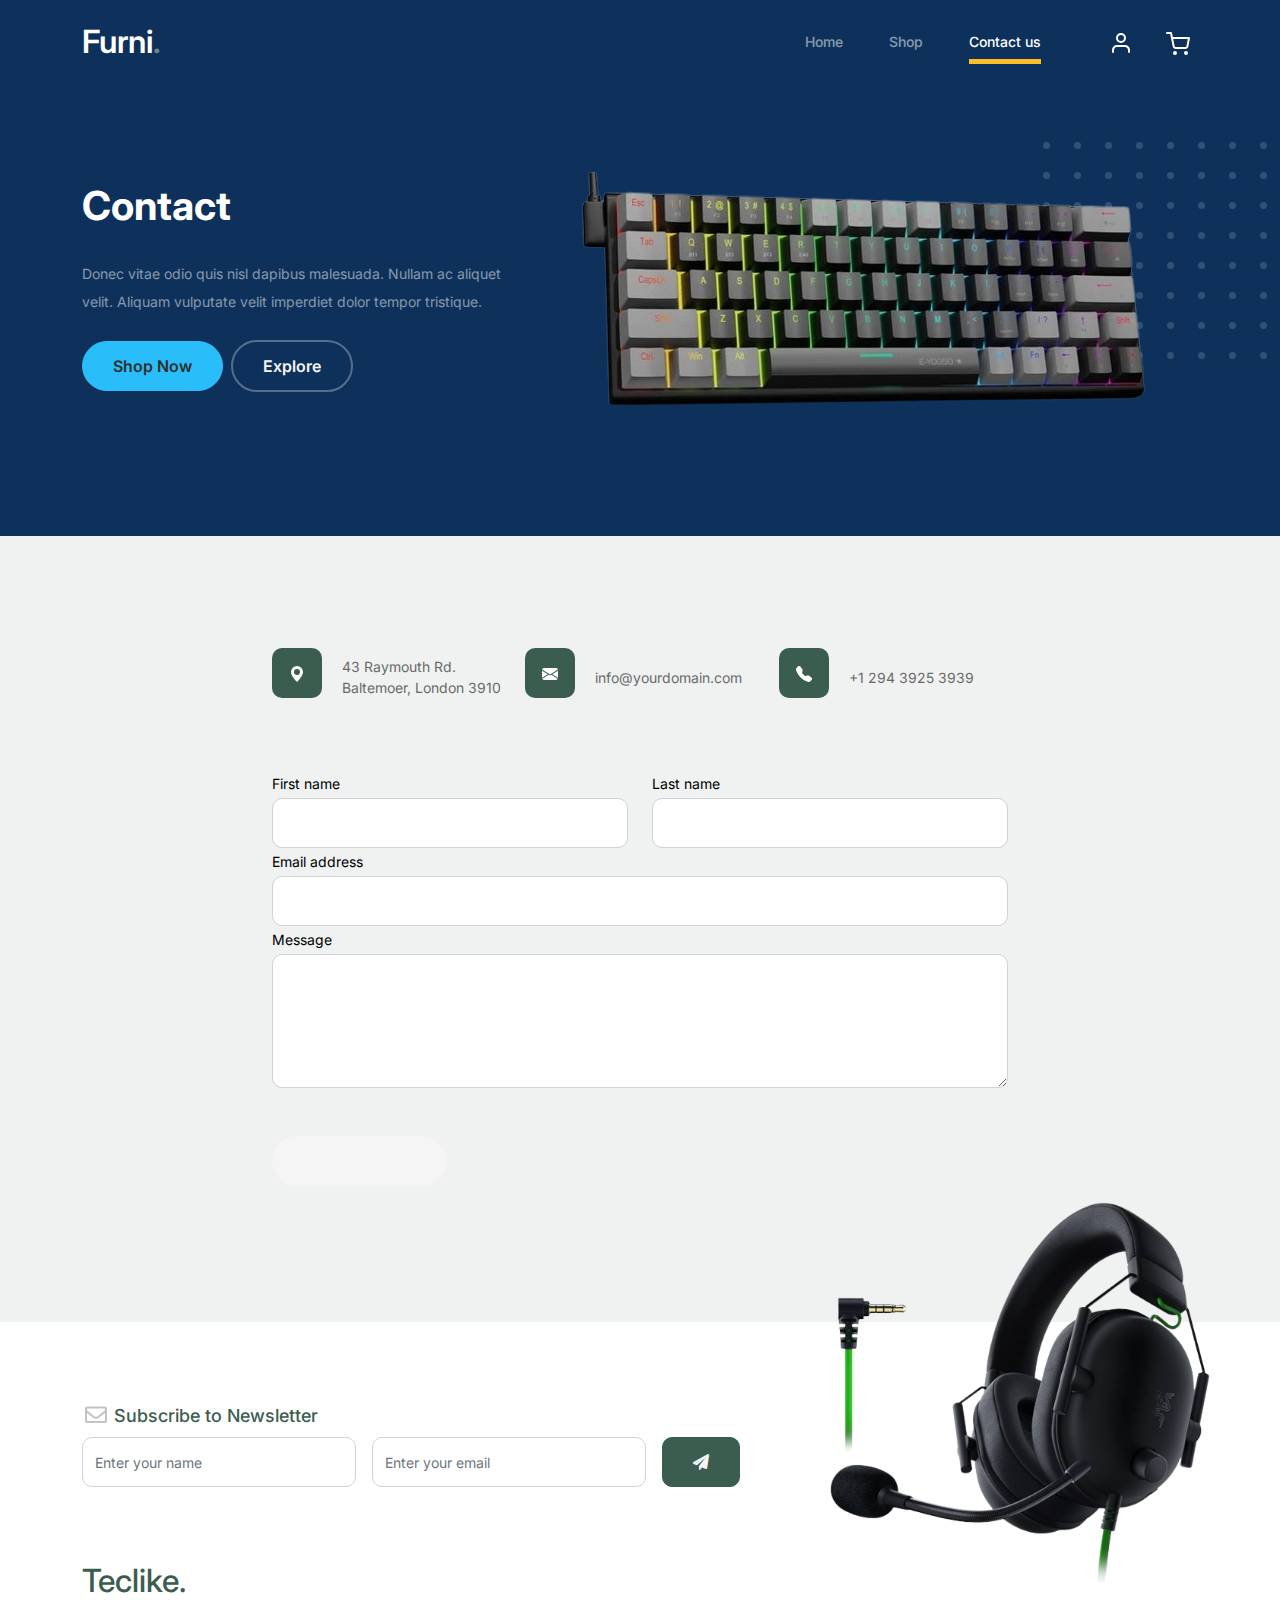
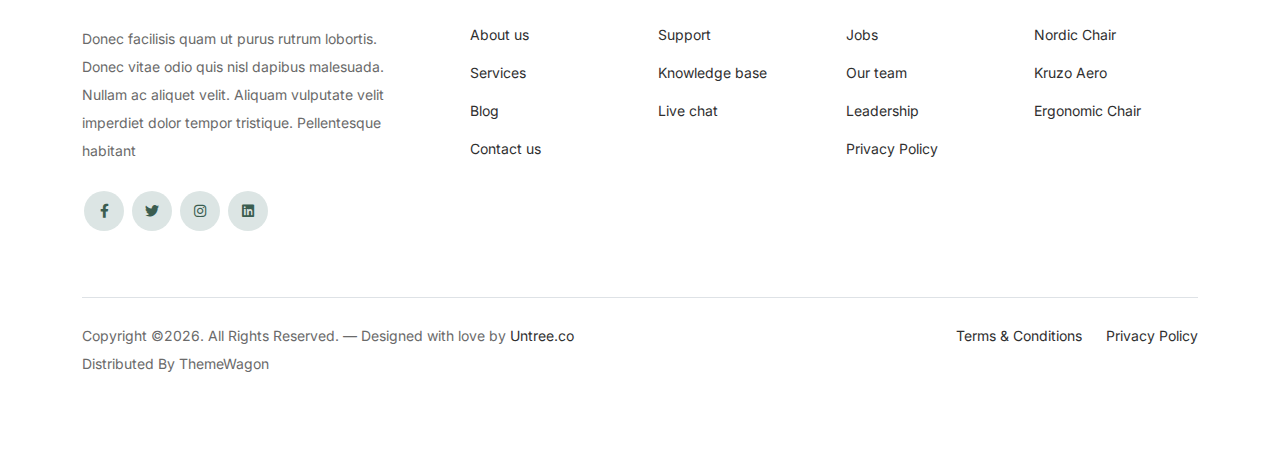
<file: contact.html>
<!-- /*
* Bootstrap 5
* Template Name: Furni
* Template Author: Untree.co
* Template URI: https://untree.co/
* License: https://creativecommons.org/licenses/by/3.0/
*/ -->
<!doctype html>
<html lang="en">
<head>
  <meta charset="utf-8">
  <meta name="viewport" content="width=device-width, initial-scale=1, shrink-to-fit=no">
  <meta name="author" content="Untree.co">
  <link rel="shortcut icon" href="favicon.png">

  <meta name="description" content="" />
  <meta name="keywords" content="bootstrap, bootstrap4" />

		<!-- Bootstrap CSS -->
		<link href="css/bootstrap.min.css" rel="stylesheet">
		<link href="https://cdnjs.cloudflare.com/ajax/libs/font-awesome/6.0.0-beta3/css/all.min.css" rel="stylesheet">
		<link href="css/tiny-slider.css" rel="stylesheet">
		<link href="css/style.css" rel="stylesheet">
		<title>Furni Free Bootstrap 5 Template for Furniture and Interior Design Websites by Untree.co </title>
	</head>

	<body>

		<!-- Start Header/Navigation -->
		<nav class="custom-navbar navbar navbar navbar-expand-md navbar-dark bg-dark" arial-label="Furni navigation bar">

			<div class="container">
				<a class="navbar-brand" href="index.html">Furni<span>.</span></a>

				<button class="navbar-toggler" type="button" data-bs-toggle="collapse" data-bs-target="#navbarsFurni" aria-controls="navbarsFurni" aria-expanded="false" aria-label="Toggle navigation">
					<span class="navbar-toggler-icon"></span>
				</button>

				<div class="collapse navbar-collapse" id="navbarsFurni">
					<ul class="custom-navbar-nav navbar-nav ms-auto mb-2 mb-md-0">
						<li class="nav-item">
							<a class="nav-link" href="index.html">Home</a>
						</li>
						<li><a class="nav-link" href="shop.html">Shop</a></li>
					<!--	<li><a class="nav-link" href="about.html">About us</a></li>
						<li><a class="nav-link" href="services.html">Services</a></li>
						<li><a class="nav-link" href="blog.html">Blog</a></li> -->
						<li class="active"><a class="nav-link" href="contact.html">Contact us</a></li>
					</ul>

					<ul class="custom-navbar-cta navbar-nav mb-2 mb-md-0 ms-5">
						<li><a class="nav-link" href="#"><img src="images/user.svg"></a></li>
						<li><a class="nav-link" href="cart.html"><img src="images/cart.svg"></a></li>
					</ul>
				</div>
			</div>
				
		</nav>
		<!-- End Header/Navigation -->

		<!-- Start Hero Section -->
			<div class="hero">
				<div class="container">
					<div class="row justify-content-between">
						<div class="col-lg-5">
							<div class="intro-excerpt">
								<h1>Contact</h1>
								<p class="mb-4">Donec vitae odio quis nisl dapibus malesuada. Nullam ac aliquet velit. Aliquam vulputate velit imperdiet dolor tempor tristique.</p>
								<p><a href="shop.html" class="btn btn-secondary me-2">Shop Now</a><a href="#" class="btn btn-white-outline">Explore</a></p>
							</div>
						</div>
						<div class="col-lg-7">
							<div class="hero-img-wrap">
								<img src="images/teclado-z11.png" class="img-fluid">
							</div>
						</div>
					</div>
				</div>
			</div>
		<!-- End Hero Section -->

		
		<!-- Start Contact Form -->
		<div class="untree_co-section">
      <div class="container">

        <div class="block">
          <div class="row justify-content-center">


            <div class="col-md-8 col-lg-8 pb-4">


              <div class="row mb-5">
                <div class="col-lg-4">
                  <div  class="service no-shadow align-items-center link horizontal d-flex active" data-aos="fade-left" data-aos-delay="0">
                    <div class="service-icon color-1 mb-4">
                      <svg xmlns="http://www.w3.org/2000/svg" width="16" height="16" fill="currentColor" class="bi bi-geo-alt-fill" viewBox="0 0 16 16">
                        <path d="M8 16s6-5.686 6-10A6 6 0 0 0 2 6c0 4.314 6 10 6 10zm0-7a3 3 0 1 1 0-6 3 3 0 0 1 0 6z"/>
                      </svg>
                    </div> <!-- /.icon -->
                    <div class="service-contents">
                      <p>43 Raymouth Rd. Baltemoer, London 3910</p>
                    </div> <!-- /.service-contents-->
                  </div> <!-- /.service -->
                </div>

                <div class="col-lg-4">
                  <div  class="service no-shadow align-items-center link horizontal d-flex active" data-aos="fade-left" data-aos-delay="0">
                    <div class="service-icon color-1 mb-4">
                      <svg xmlns="http://www.w3.org/2000/svg" width="16" height="16" fill="currentColor" class="bi bi-envelope-fill" viewBox="0 0 16 16">
                        <path d="M.05 3.555A2 2 0 0 1 2 2h12a2 2 0 0 1 1.95 1.555L8 8.414.05 3.555zM0 4.697v7.104l5.803-3.558L0 4.697zM6.761 8.83l-6.57 4.027A2 2 0 0 0 2 14h12a2 2 0 0 0 1.808-1.144l-6.57-4.027L8 9.586l-1.239-.757zm3.436-.586L16 11.801V4.697l-5.803 3.546z"/>
                      </svg>
                    </div> <!-- /.icon -->
                    <div class="service-contents">
                      <p>info@yourdomain.com</p>
                    </div> <!-- /.service-contents-->
                  </div> <!-- /.service -->
                </div>

                <div class="col-lg-4">
                  <div  class="service no-shadow align-items-center link horizontal d-flex active" data-aos="fade-left" data-aos-delay="0">
                    <div class="service-icon color-1 mb-4">
                      <svg xmlns="http://www.w3.org/2000/svg" width="16" height="16" fill="currentColor" class="bi bi-telephone-fill" viewBox="0 0 16 16">
                        <path fill-rule="evenodd" d="M1.885.511a1.745 1.745 0 0 1 2.61.163L6.29 2.98c.329.423.445.974.315 1.494l-.547 2.19a.678.678 0 0 0 .178.643l2.457 2.457a.678.678 0 0 0 .644.178l2.189-.547a1.745 1.745 0 0 1 1.494.315l2.306 1.794c.829.645.905 1.87.163 2.611l-1.034 1.034c-.74.74-1.846 1.065-2.877.702a18.634 18.634 0 0 1-7.01-4.42 18.634 18.634 0 0 1-4.42-7.009c-.362-1.03-.037-2.137.703-2.877L1.885.511z"/>
                      </svg>
                    </div> <!-- /.icon -->
                    <div class="service-contents">
                      <p>+1 294 3925 3939</p>
                    </div> <!-- /.service-contents-->
                  </div> <!-- /.service -->
                </div>
              </div>

              <form id="formulario">
                <div class="row">
                  <div class="col-6">
                    <div class="form-group">
                      <label class="text-black" for="fname">First name</label>
                      <input type="text" class="form-control" id="form-name">
                    </div>
                  </div>
                  <div class="col-6">
                    <div class="form-group">
                      <label class="text-black" for="lname">Last name</label>
                      <input type="text" class="form-control" id="last-name">
                    </div>
                  </div>
                </div>
                <div class="form-group">
                  <label class="text-black" for="email">Email address</label>
                  <input type="email" class="form-control" id="email">
                </div>

                <div class="form-group mb-5">
                  <label class="text-black" for="message">Message</label>
                  <textarea name="" class="form-control" id="message" cols="30" rows="5"></textarea>
                </div>

                <button type="submit" class="btn btn-primary-hover-outline">Send Message</button>
              </form>

            </div>

          </div>

        </div>

      </div>


    </div>
  </div>

  <!-- End Contact Form -->

		

		<!-- Start Footer Section -->
		<footer class="footer-section">
			<div class="container relative">

				<div class="sofa-img">
					<img src="images/audifonos-razer.png" alt="Image" class="img-fluid">
				</div>

				<div class="row">
					<div class="col-lg-8">
						<div class="subscription-form">
							<h3 class="d-flex align-items-center"><span class="me-1"><img src="images/envelope-outline.svg" alt="Image" class="img-fluid"></span><span>Subscribe to Newsletter</span></h3>

							<form action="#" class="row g-3">
								<div class="col-auto">
									<input type="text" class="form-control" placeholder="Enter your name">
								</div>
								<div class="col-auto">
									<input type="email" class="form-control" placeholder="Enter your email">
								</div>
								<div class="col-auto">
									<button class="btn btn-primary">
										<span class="fa fa-paper-plane"></span>
									</button>
								</div>
							</form>

						</div>
					</div>
				</div>

				<div class="row g-5 mb-5">
					<div class="col-lg-4">
						<div class="mb-4 footer-logo-wrap"><a href="#" class="footer-logo">Teclike<span>.</span></a></div>
						<p class="mb-4">Donec facilisis quam ut purus rutrum lobortis. Donec vitae odio quis nisl dapibus malesuada. Nullam ac aliquet velit. Aliquam vulputate velit imperdiet dolor tempor tristique. Pellentesque habitant</p>

						<ul class="list-unstyled custom-social">
							<li><a href="#"><span class="fa fa-brands fa-facebook-f"></span></a></li>
							<li><a href="#"><span class="fa fa-brands fa-twitter"></span></a></li>
							<li><a href="#"><span class="fa fa-brands fa-instagram"></span></a></li>
							<li><a href="#"><span class="fa fa-brands fa-linkedin"></span></a></li>
						</ul>
					</div>

					<div class="col-lg-8">
						<div class="row links-wrap">
							<div class="col-6 col-sm-6 col-md-3">
								<ul class="list-unstyled">
									<li><a href="#">About us</a></li>
									<li><a href="#">Services</a></li>
									<li><a href="#">Blog</a></li>
									<li><a href="#">Contact us</a></li>
								</ul>
							</div>

							<div class="col-6 col-sm-6 col-md-3">
								<ul class="list-unstyled">
									<li><a href="#">Support</a></li>
									<li><a href="#">Knowledge base</a></li>
									<li><a href="#">Live chat</a></li>
								</ul>
							</div>

							<div class="col-6 col-sm-6 col-md-3">
								<ul class="list-unstyled">
									<li><a href="#">Jobs</a></li>
									<li><a href="#">Our team</a></li>
									<li><a href="#">Leadership</a></li>
									<li><a href="#">Privacy Policy</a></li>
								</ul>
							</div>

							<div class="col-6 col-sm-6 col-md-3">
								<ul class="list-unstyled">
									<li><a href="#">Nordic Chair</a></li>
									<li><a href="#">Kruzo Aero</a></li>
									<li><a href="#">Ergonomic Chair</a></li>
								</ul>
							</div>
						</div>
					</div>

				</div>

				<div class="border-top copyright">
					<div class="row pt-4">
						<div class="col-lg-6">
							<p class="mb-2 text-center text-lg-start">Copyright &copy;<script>document.write(new Date().getFullYear());</script>. All Rights Reserved. &mdash; Designed with love by <a href="https://untree.co">Untree.co</a> Distributed By <a hreff="https://themewagon.com">ThemeWagon</a>  <!-- License information: https://untree.co/license/ -->
            </p>
						</div>

						<div class="col-lg-6 text-center text-lg-end">
							<ul class="list-unstyled d-inline-flex ms-auto">
								<li class="me-4"><a href="#">Terms &amp; Conditions</a></li>
								<li><a href="#">Privacy Policy</a></li>
							</ul>
						</div>

					</div>
				</div>

			</div>
		</footer>
		<!-- End Footer Section -->	


		<script src="js/bootstrap.bundle.min.js"></script>
		<script src="js/tiny-slider.js"></script>
		<script src="js/custom.js"></script>
	</body>

</html>
</file>
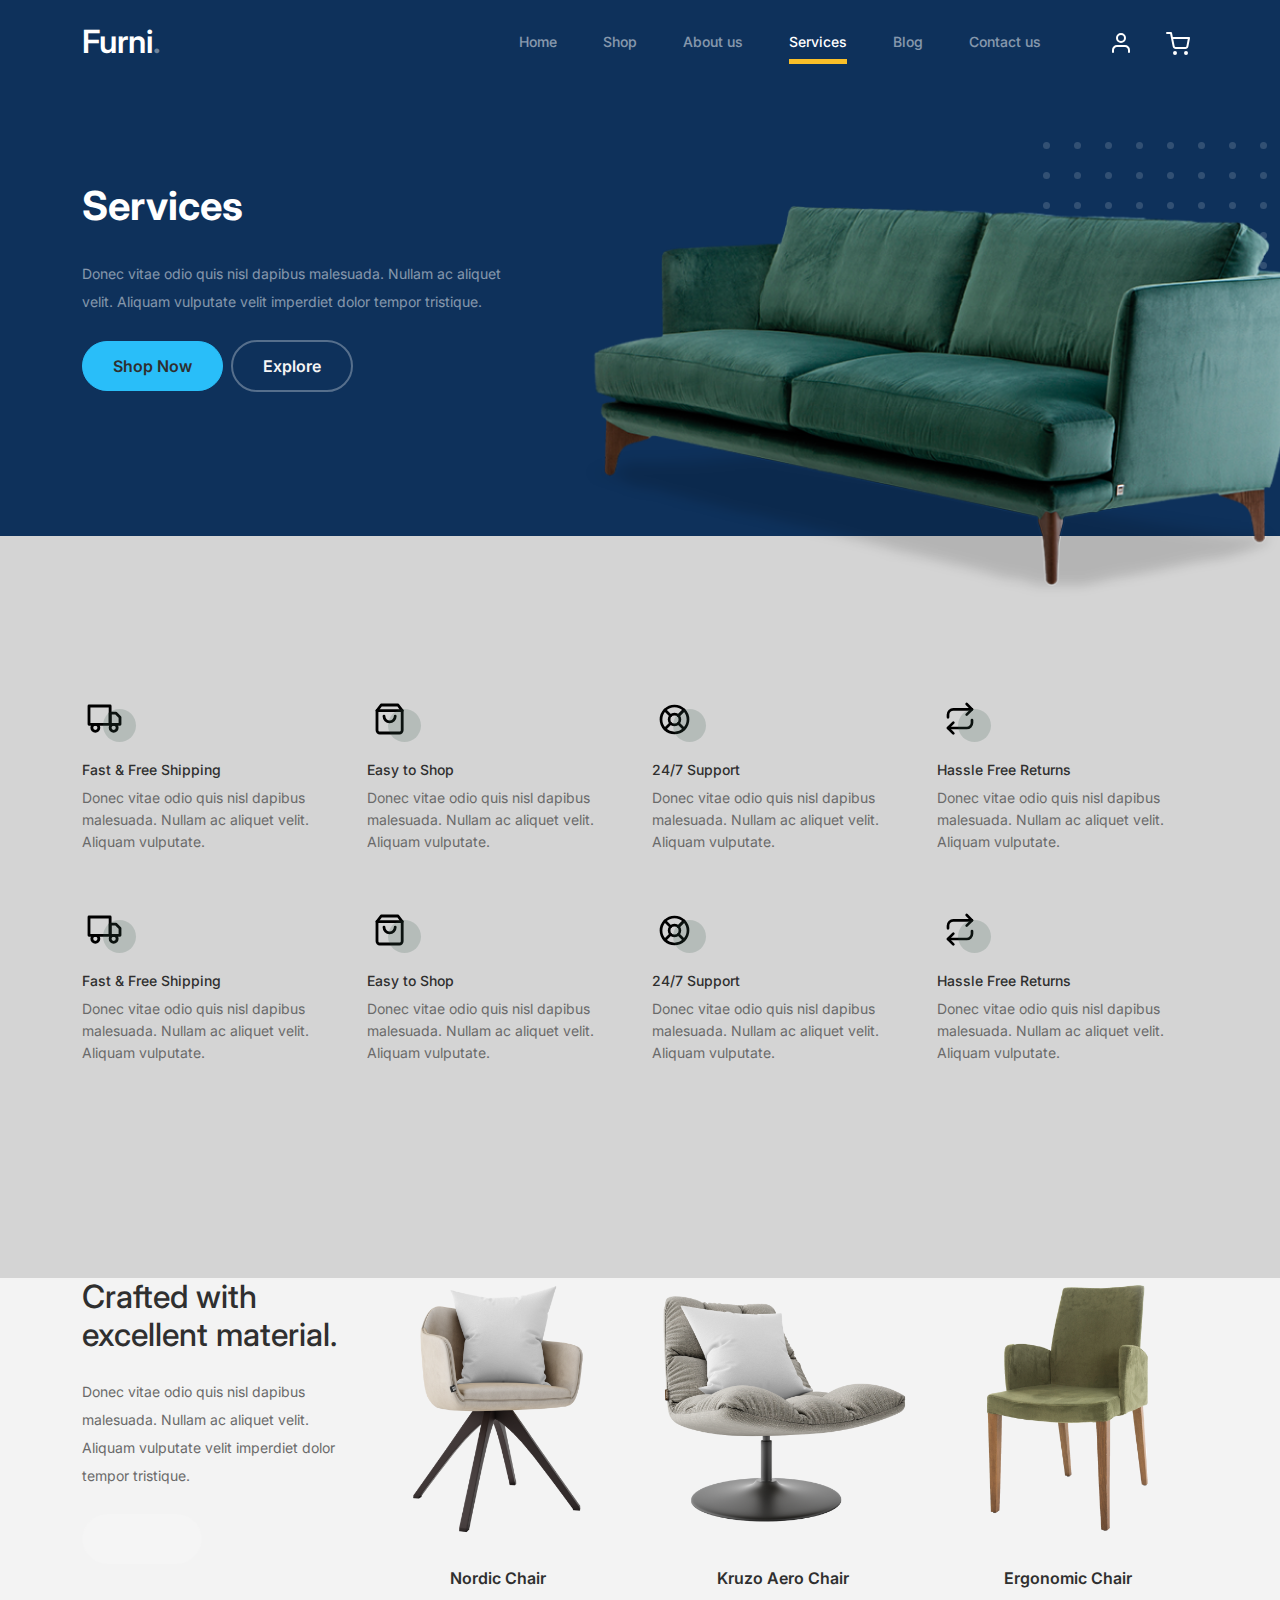
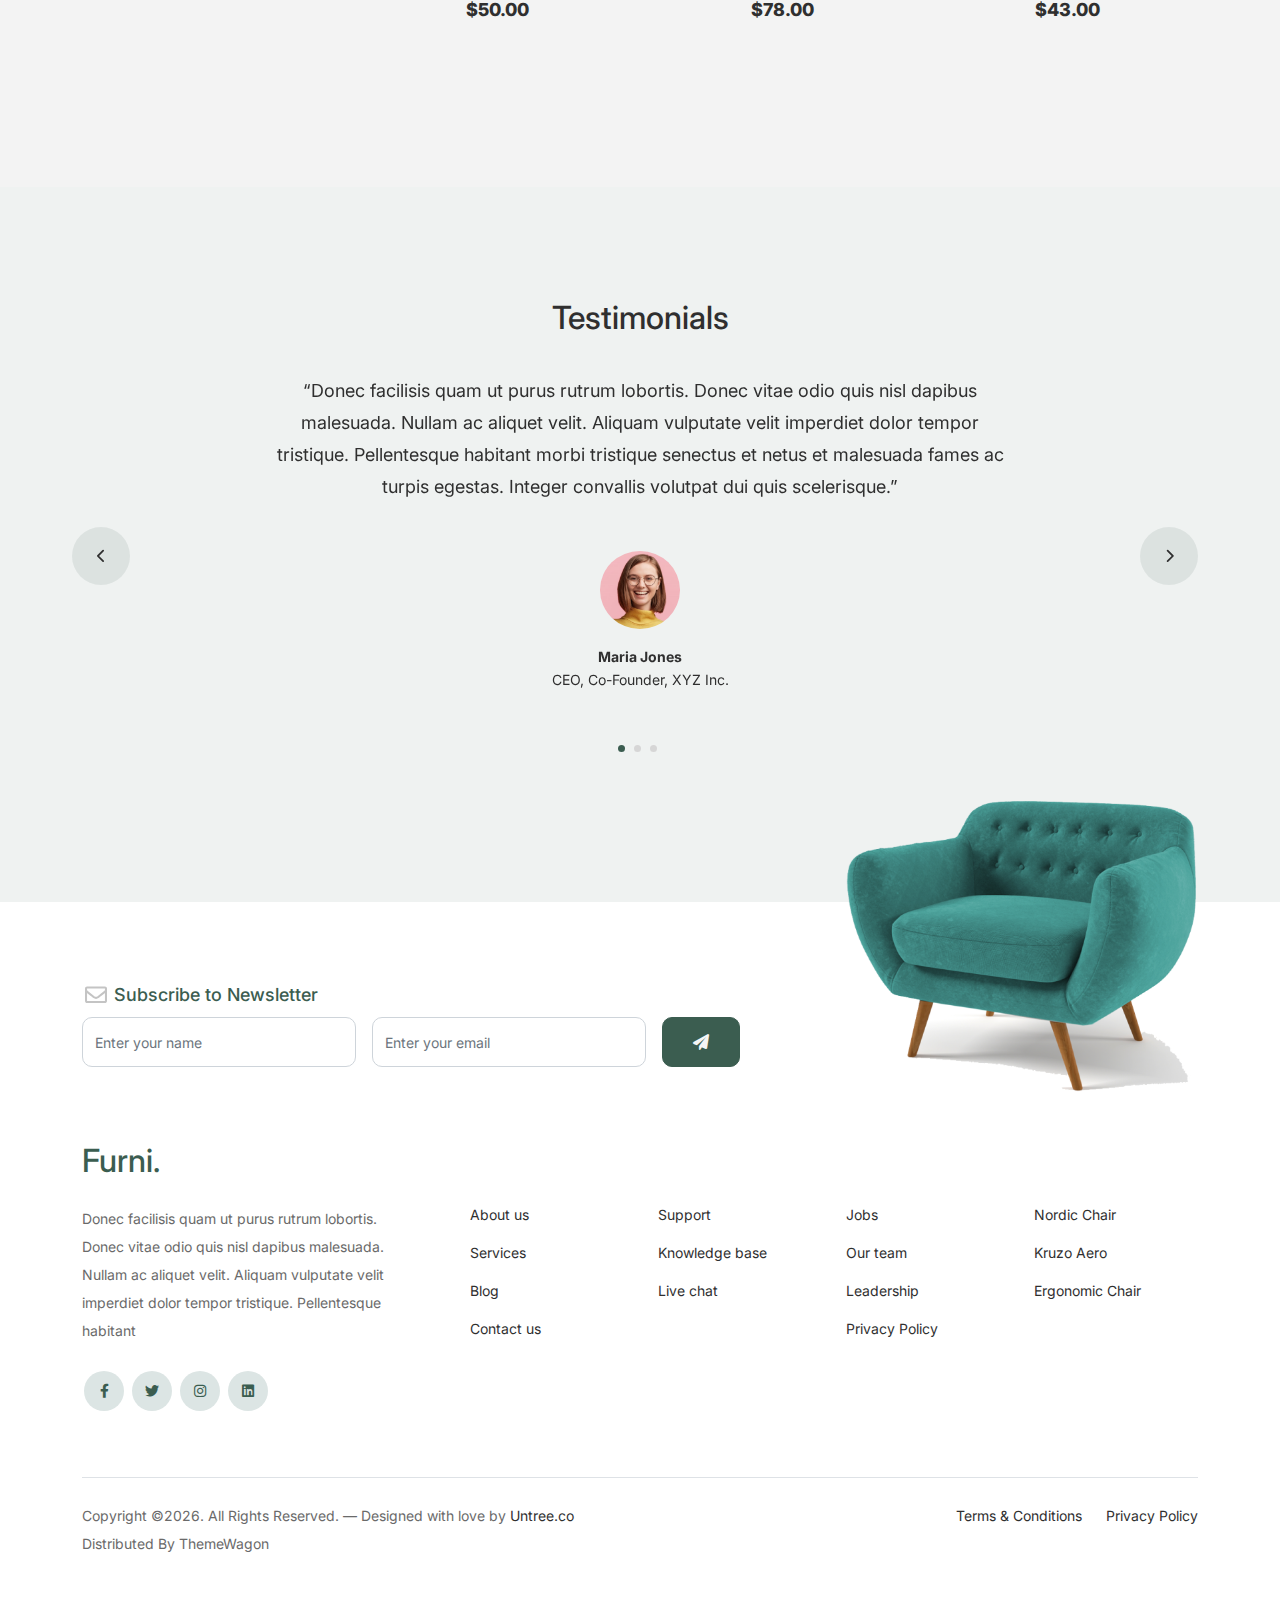
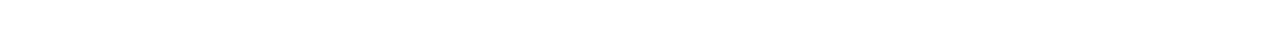
<file: services.html>
<!-- /*
* Bootstrap 5
* Template Name: Furni
* Template Author: Untree.co
* Template URI: https://untree.co/
* License: https://creativecommons.org/licenses/by/3.0/
*/ -->
<!doctype html>
<html lang="en">
<head>
  <meta charset="utf-8">
  <meta name="viewport" content="width=device-width, initial-scale=1, shrink-to-fit=no">
  <meta name="author" content="Untree.co">
  <link rel="shortcut icon" href="favicon.png">

  <meta name="description" content="" />
  <meta name="keywords" content="bootstrap, bootstrap4" />

		<!-- Bootstrap CSS -->
		<link href="css/bootstrap.min.css" rel="stylesheet">
		<link href="https://cdnjs.cloudflare.com/ajax/libs/font-awesome/6.0.0-beta3/css/all.min.css" rel="stylesheet">
		<link href="css/tiny-slider.css" rel="stylesheet">
		<link href="css/style.css" rel="stylesheet">
		<title>Furni Free Bootstrap 5 Template for Furniture and Interior Design Websites by Untree.co </title>
	</head>

	<body>

		<!-- Start Header/Navigation -->
		<nav class="custom-navbar navbar navbar navbar-expand-md navbar-dark bg-dark" arial-label="Furni navigation bar">

			<div class="container">
				<a class="navbar-brand" href="index.html">Furni<span>.</span></a>

				<button class="navbar-toggler" type="button" data-bs-toggle="collapse" data-bs-target="#navbarsFurni" aria-controls="navbarsFurni" aria-expanded="false" aria-label="Toggle navigation">
					<span class="navbar-toggler-icon"></span>
				</button>

				<div class="collapse navbar-collapse" id="navbarsFurni">
					<ul class="custom-navbar-nav navbar-nav ms-auto mb-2 mb-md-0">
						<li class="nav-item">
							<a class="nav-link" href="index.html">Home</a>
						</li>
						<li><a class="nav-link" href="shop.html">Shop</a></li>
						<li><a class="nav-link" href="about.html">About us</a></li>
						<li class="active"><a class="nav-link" href="services.html">Services</a></li>
						<li><a class="nav-link" href="blog.html">Blog</a></li>
						<li><a class="nav-link" href="contact.html">Contact us</a></li>
					</ul>

					<ul class="custom-navbar-cta navbar-nav mb-2 mb-md-0 ms-5">
						<li><a class="nav-link" href="#"><img src="images/user.svg"></a></li>
						<li><a class="nav-link" href="cart.html"><img src="images/cart.svg"></a></li>
					</ul>
				</div>
			</div>
				
		</nav>
		<!-- End Header/Navigation -->

		<!-- Start Hero Section -->
			<div class="hero">
				<div class="container">
					<div class="row justify-content-between">
						<div class="col-lg-5">
							<div class="intro-excerpt">
								<h1>Services</h1>
								<p class="mb-4">Donec vitae odio quis nisl dapibus malesuada. Nullam ac aliquet velit. Aliquam vulputate velit imperdiet dolor tempor tristique.</p>
								<p><a href="" class="btn btn-secondary me-2">Shop Now</a><a href="#" class="btn btn-white-outline">Explore</a></p>
							</div>
						</div>
						<div class="col-lg-7">
							<div class="hero-img-wrap">
								<img src="images/couch.png" class="img-fluid">
							</div>
						</div>
					</div>
				</div>
			</div>
		<!-- End Hero Section -->

		

		<!-- Start Why Choose Us Section -->
		<div class="why-choose-section">
			<div class="container">
				
				
				<div class="row my-5">
					<div class="col-6 col-md-6 col-lg-3 mb-4">
						<div class="feature">
							<div class="icon">
								<img src="images/truck.svg" alt="Image" class="imf-fluid">
							</div>
							<h3>Fast &amp; Free Shipping</h3>
							<p>Donec vitae odio quis nisl dapibus malesuada. Nullam ac aliquet velit. Aliquam vulputate.</p>
						</div>
					</div>

					<div class="col-6 col-md-6 col-lg-3 mb-4">
						<div class="feature">
							<div class="icon">
								<img src="images/bag.svg" alt="Image" class="imf-fluid">
							</div>
							<h3>Easy to Shop</h3>
							<p>Donec vitae odio quis nisl dapibus malesuada. Nullam ac aliquet velit. Aliquam vulputate.</p>
						</div>
					</div>

					<div class="col-6 col-md-6 col-lg-3 mb-4">
						<div class="feature">
							<div class="icon">
								<img src="images/support.svg" alt="Image" class="imf-fluid">
							</div>
							<h3>24/7 Support</h3>
							<p>Donec vitae odio quis nisl dapibus malesuada. Nullam ac aliquet velit. Aliquam vulputate.</p>
						</div>
					</div>

					<div class="col-6 col-md-6 col-lg-3 mb-4">
						<div class="feature">
							<div class="icon">
								<img src="images/return.svg" alt="Image" class="imf-fluid">
							</div>
							<h3>Hassle Free Returns</h3>
							<p>Donec vitae odio quis nisl dapibus malesuada. Nullam ac aliquet velit. Aliquam vulputate.</p>
						</div>
					</div>

					<div class="col-6 col-md-6 col-lg-3 mb-4">
						<div class="feature">
							<div class="icon">
								<img src="images/truck.svg" alt="Image" class="imf-fluid">
							</div>
							<h3>Fast &amp; Free Shipping</h3>
							<p>Donec vitae odio quis nisl dapibus malesuada. Nullam ac aliquet velit. Aliquam vulputate.</p>
						</div>
					</div>

					<div class="col-6 col-md-6 col-lg-3 mb-4">
						<div class="feature">
							<div class="icon">
								<img src="images/bag.svg" alt="Image" class="imf-fluid">
							</div>
							<h3>Easy to Shop</h3>
							<p>Donec vitae odio quis nisl dapibus malesuada. Nullam ac aliquet velit. Aliquam vulputate.</p>
						</div>
					</div>

					<div class="col-6 col-md-6 col-lg-3 mb-4">
						<div class="feature">
							<div class="icon">
								<img src="images/support.svg" alt="Image" class="imf-fluid">
							</div>
							<h3>24/7 Support</h3>
							<p>Donec vitae odio quis nisl dapibus malesuada. Nullam ac aliquet velit. Aliquam vulputate.</p>
						</div>
					</div>

					<div class="col-6 col-md-6 col-lg-3 mb-4">
						<div class="feature">
							<div class="icon">
								<img src="images/return.svg" alt="Image" class="imf-fluid">
							</div>
							<h3>Hassle Free Returns</h3>
							<p>Donec vitae odio quis nisl dapibus malesuada. Nullam ac aliquet velit. Aliquam vulputate.</p>
						</div>
					</div>

				</div>
			
			</div>
		</div>
		<!-- End Why Choose Us Section -->

		<!-- Start Product Section -->
		<div class="product-section pt-0">
			<div class="container">
				<div class="row">

					<!-- Start Column 1 -->
					<div class="col-md-12 col-lg-3 mb-5 mb-lg-0">
						<h2 class="mb-4 section-title">Crafted with excellent material.</h2>
						<p class="mb-4">Donec vitae odio quis nisl dapibus malesuada. Nullam ac aliquet velit. Aliquam vulputate velit imperdiet dolor tempor tristique. </p>
						<p><a href="#" class="btn">Explore</a></p>
					</div> 
					<!-- End Column 1 -->

					<!-- Start Column 2 -->
					<div class="col-12 col-md-4 col-lg-3 mb-5 mb-md-0">
						<a class="product-item" href="#">
							<img src="images/product-1.png" class="img-fluid product-thumbnail">
							<h3 class="product-title">Nordic Chair</h3>
							<strong class="product-price">$50.00</strong>

							<span class="icon-cross">
								<img src="images/cross.svg" class="img-fluid">
							</span>
						</a>
					</div> 
					<!-- End Column 2 -->

					<!-- Start Column 3 -->
					<div class="col-12 col-md-4 col-lg-3 mb-5 mb-md-0">
						<a class="product-item" href="#">
							<img src="images/product-2.png" class="img-fluid product-thumbnail">
							<h3 class="product-title">Kruzo Aero Chair</h3>
							<strong class="product-price">$78.00</strong>

							<span class="icon-cross">
								<img src="images/cross.svg" class="img-fluid">
							</span>
						</a>
					</div>
					<!-- End Column 3 -->

					<!-- Start Column 4 -->
					<div class="col-12 col-md-4 col-lg-3 mb-5 mb-md-0">
						<a class="product-item" href="#">
							<img src="images/product-3.png" class="img-fluid product-thumbnail">
							<h3 class="product-title">Ergonomic Chair</h3>
							<strong class="product-price">$43.00</strong>

							<span class="icon-cross">
								<img src="images/cross.svg" class="img-fluid">
							</span>
						</a>
					</div>
					<!-- End Column 4 -->

				</div>
			</div>
		</div>
		<!-- End Product Section -->

		

		<!-- Start Testimonial Slider -->
		<div class="testimonial-section before-footer-section">
			<div class="container">
				<div class="row">
					<div class="col-lg-7 mx-auto text-center">
						<h2 class="section-title">Testimonials</h2>
					</div>
				</div>

				<div class="row justify-content-center">
					<div class="col-lg-12">
						<div class="testimonial-slider-wrap text-center">

							<div id="testimonial-nav">
								<span class="prev" data-controls="prev"><span class="fa fa-chevron-left"></span></span>
								<span class="next" data-controls="next"><span class="fa fa-chevron-right"></span></span>
							</div>

							<div class="testimonial-slider">
								
								<div class="item">
									<div class="row justify-content-center">
										<div class="col-lg-8 mx-auto">

											<div class="testimonial-block text-center">
												<blockquote class="mb-5">
													<p>&ldquo;Donec facilisis quam ut purus rutrum lobortis. Donec vitae odio quis nisl dapibus malesuada. Nullam ac aliquet velit. Aliquam vulputate velit imperdiet dolor tempor tristique. Pellentesque habitant morbi tristique senectus et netus et malesuada fames ac turpis egestas. Integer convallis volutpat dui quis scelerisque.&rdquo;</p>
												</blockquote>

												<div class="author-info">
													<div class="author-pic">
														<img src="images/person-1.png" alt="Maria Jones" class="img-fluid">
													</div>
													<h3 class="font-weight-bold">Maria Jones</h3>
													<span class="position d-block mb-3">CEO, Co-Founder, XYZ Inc.</span>
												</div>
											</div>

										</div>
									</div>
								</div> 
								<!-- END item -->

								<div class="item">
									<div class="row justify-content-center">
										<div class="col-lg-8 mx-auto">

											<div class="testimonial-block text-center">
												<blockquote class="mb-5">
													<p>&ldquo;Donec facilisis quam ut purus rutrum lobortis. Donec vitae odio quis nisl dapibus malesuada. Nullam ac aliquet velit. Aliquam vulputate velit imperdiet dolor tempor tristique. Pellentesque habitant morbi tristique senectus et netus et malesuada fames ac turpis egestas. Integer convallis volutpat dui quis scelerisque.&rdquo;</p>
												</blockquote>

												<div class="author-info">
													<div class="author-pic">
														<img src="images/person-1.png" alt="Maria Jones" class="img-fluid">
													</div>
													<h3 class="font-weight-bold">Maria Jones</h3>
													<span class="position d-block mb-3">CEO, Co-Founder, XYZ Inc.</span>
												</div>
											</div>

										</div>
									</div>
								</div> 
								<!-- END item -->

								<div class="item">
									<div class="row justify-content-center">
										<div class="col-lg-8 mx-auto">

											<div class="testimonial-block text-center">
												<blockquote class="mb-5">
													<p>&ldquo;Donec facilisis quam ut purus rutrum lobortis. Donec vitae odio quis nisl dapibus malesuada. Nullam ac aliquet velit. Aliquam vulputate velit imperdiet dolor tempor tristique. Pellentesque habitant morbi tristique senectus et netus et malesuada fames ac turpis egestas. Integer convallis volutpat dui quis scelerisque.&rdquo;</p>
												</blockquote>

												<div class="author-info">
													<div class="author-pic">
														<img src="images/person-1.png" alt="Maria Jones" class="img-fluid">
													</div>
													<h3 class="font-weight-bold">Maria Jones</h3>
													<span class="position d-block mb-3">CEO, Co-Founder, XYZ Inc.</span>
												</div>
											</div>

										</div>
									</div>
								</div> 
								<!-- END item -->

							</div>

						</div>
					</div>
				</div>
			</div>
		</div>
		<!-- End Testimonial Slider -->

		

		<!-- Start Footer Section -->
		<footer class="footer-section">
			<div class="container relative">

				<div class="sofa-img">
					<img src="images/sofa.png" alt="Image" class="img-fluid">
				</div>

				<div class="row">
					<div class="col-lg-8">
						<div class="subscription-form">
							<h3 class="d-flex align-items-center"><span class="me-1"><img src="images/envelope-outline.svg" alt="Image" class="img-fluid"></span><span>Subscribe to Newsletter</span></h3>

							<form action="#" class="row g-3">
								<div class="col-auto">
									<input type="text" class="form-control" placeholder="Enter your name">
								</div>
								<div class="col-auto">
									<input type="email" class="form-control" placeholder="Enter your email">
								</div>
								<div class="col-auto">
									<button class="btn btn-primary">
										<span class="fa fa-paper-plane"></span>
									</button>
								</div>
							</form>

						</div>
					</div>
				</div>

				<div class="row g-5 mb-5">
					<div class="col-lg-4">
						<div class="mb-4 footer-logo-wrap"><a href="#" class="footer-logo">Furni<span>.</span></a></div>
						<p class="mb-4">Donec facilisis quam ut purus rutrum lobortis. Donec vitae odio quis nisl dapibus malesuada. Nullam ac aliquet velit. Aliquam vulputate velit imperdiet dolor tempor tristique. Pellentesque habitant</p>

						<ul class="list-unstyled custom-social">
							<li><a href="#"><span class="fa fa-brands fa-facebook-f"></span></a></li>
							<li><a href="#"><span class="fa fa-brands fa-twitter"></span></a></li>
							<li><a href="#"><span class="fa fa-brands fa-instagram"></span></a></li>
							<li><a href="#"><span class="fa fa-brands fa-linkedin"></span></a></li>
						</ul>
					</div>

					<div class="col-lg-8">
						<div class="row links-wrap">
							<div class="col-6 col-sm-6 col-md-3">
								<ul class="list-unstyled">
									<li><a href="#">About us</a></li>
									<li><a href="#">Services</a></li>
									<li><a href="#">Blog</a></li>
									<li><a href="#">Contact us</a></li>
								</ul>
							</div>

							<div class="col-6 col-sm-6 col-md-3">
								<ul class="list-unstyled">
									<li><a href="#">Support</a></li>
									<li><a href="#">Knowledge base</a></li>
									<li><a href="#">Live chat</a></li>
								</ul>
							</div>

							<div class="col-6 col-sm-6 col-md-3">
								<ul class="list-unstyled">
									<li><a href="#">Jobs</a></li>
									<li><a href="#">Our team</a></li>
									<li><a href="#">Leadership</a></li>
									<li><a href="#">Privacy Policy</a></li>
								</ul>
							</div>

							<div class="col-6 col-sm-6 col-md-3">
								<ul class="list-unstyled">
									<li><a href="#">Nordic Chair</a></li>
									<li><a href="#">Kruzo Aero</a></li>
									<li><a href="#">Ergonomic Chair</a></li>
								</ul>
							</div>
						</div>
					</div>

				</div>

				<div class="border-top copyright">
					<div class="row pt-4">
						<div class="col-lg-6">
							<p class="mb-2 text-center text-lg-start">Copyright &copy;<script>document.write(new Date().getFullYear());</script>. All Rights Reserved. &mdash; Designed with love by <a href="https://untree.co">Untree.co</a> Distributed By <a hreff="https://themewagon.com">ThemeWagon</a> <!-- License information: https://untree.co/license/ -->
            </p>
						</div>

						<div class="col-lg-6 text-center text-lg-end">
							<ul class="list-unstyled d-inline-flex ms-auto">
								<li class="me-4"><a href="#">Terms &amp; Conditions</a></li>
								<li><a href="#">Privacy Policy</a></li>
							</ul>
						</div>

					</div>
				</div>

			</div>
		</footer>
		<!-- End Footer Section -->	


		<script src="js/bootstrap.bundle.min.js"></script>
		<script src="js/tiny-slider.js"></script>
		<script src="js/custom.js"></script>
	</body>

</html>
</file>
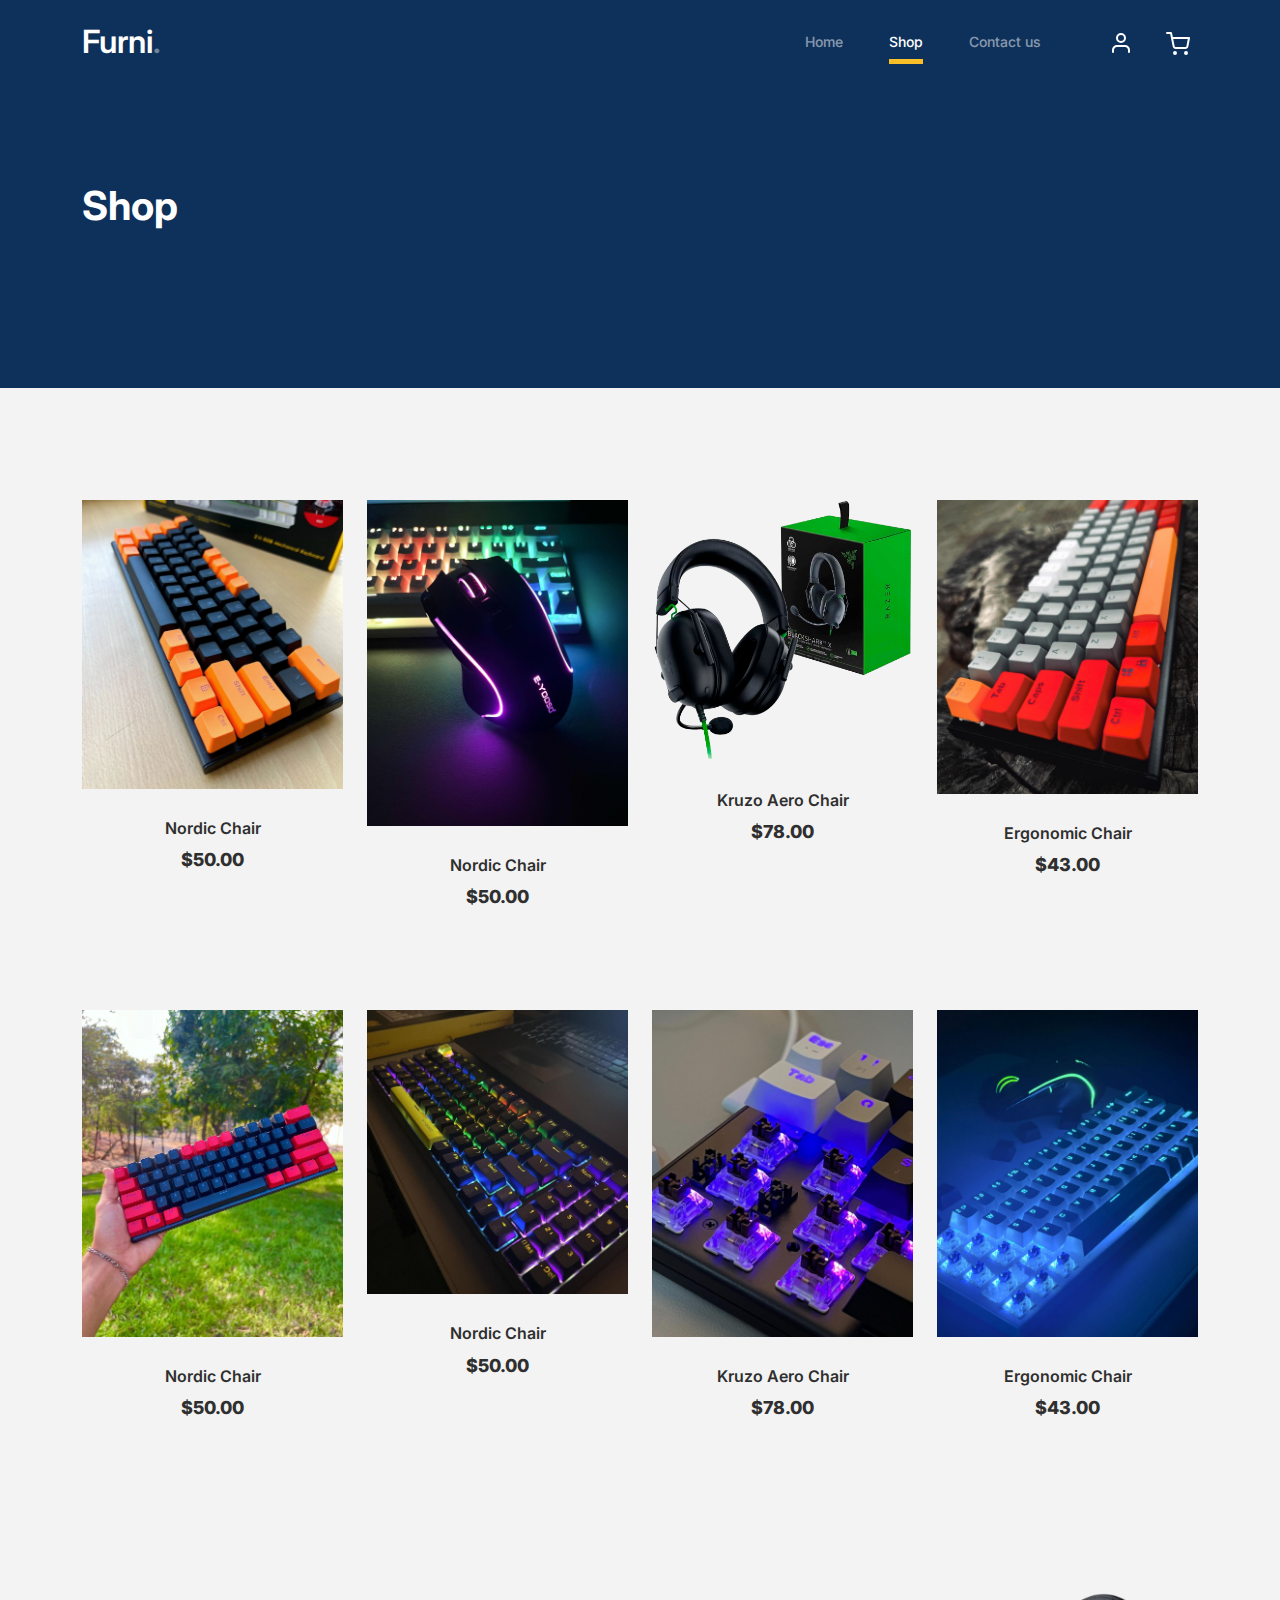
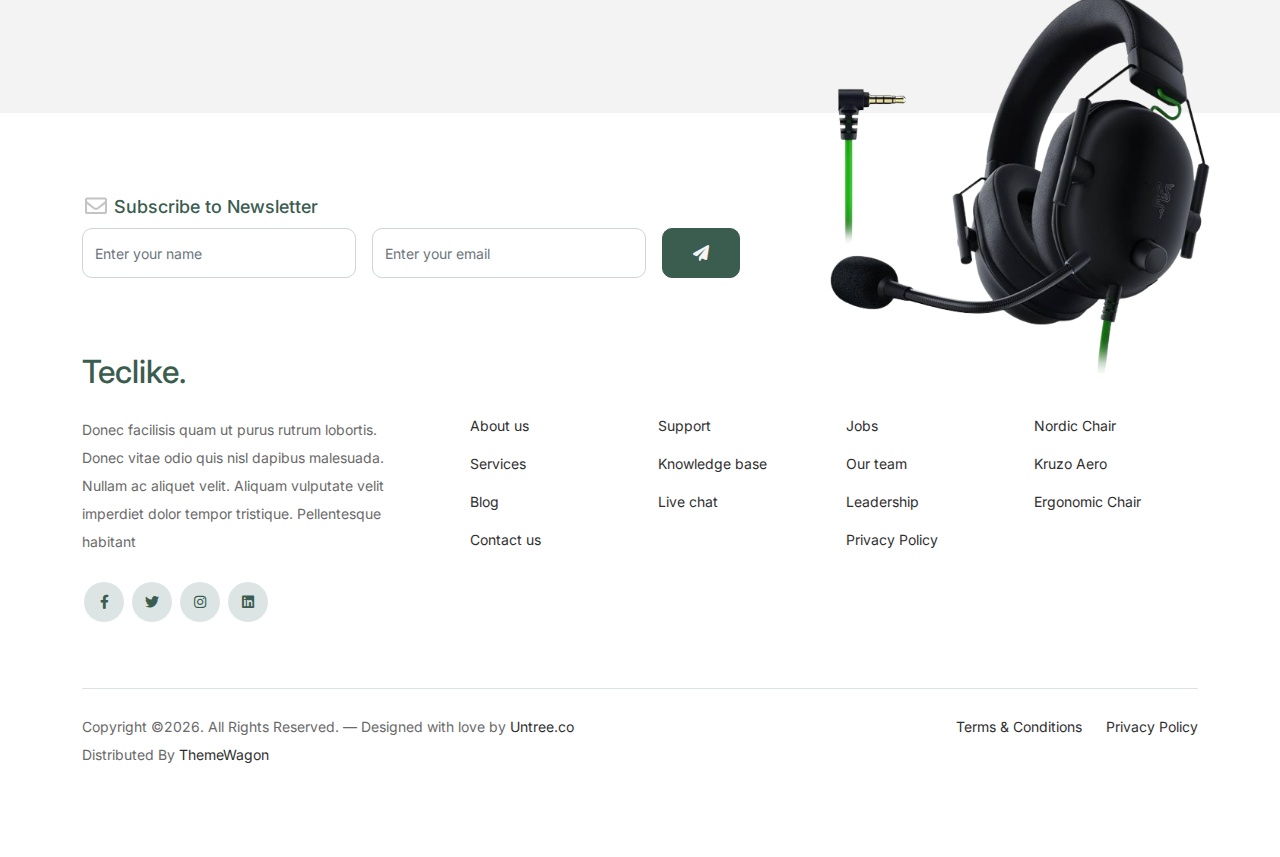
<file: shop.html>
<!-- /*
* Bootstrap 5
* Template Name: Furni
* Template Author: Untree.co
* Template URI: https://untree.co/
* License: https://creativecommons.org/licenses/by/3.0/
*/ -->
<!doctype html>
<html lang="en">
<head>
  <meta charset="utf-8">
  <meta name="viewport" content="width=device-width, initial-scale=1, shrink-to-fit=no">
  <meta name="author" content="Untree.co">
  <link rel="shortcut icon" href="favicon.png">

  <meta name="description" content="" />
  <meta name="keywords" content="bootstrap, bootstrap4" />

		<!-- Bootstrap CSS -->
		<link href="css/bootstrap.min.css" rel="stylesheet">
		<link href="https://cdnjs.cloudflare.com/ajax/libs/font-awesome/6.0.0-beta3/css/all.min.css" rel="stylesheet">
		<link href="css/tiny-slider.css" rel="stylesheet">
		<link href="css/style.css" rel="stylesheet">
		<title>Furni Free Bootstrap 5 Template for Furniture and Interior Design Websites by Untree.co </title>
	</head>

	<body>

		<!-- Start Header/Navigation -->
		<nav class="custom-navbar navbar navbar navbar-expand-md navbar-dark bg-dark" arial-label="Furni navigation bar">

			<div class="container">
				<a class="navbar-brand" href="index.html">Furni<span>.</span></a>

				<button class="navbar-toggler" type="button" data-bs-toggle="collapse" data-bs-target="#navbarsFurni" aria-controls="navbarsFurni" aria-expanded="false" aria-label="Toggle navigation">
					<span class="navbar-toggler-icon"></span>
				</button>

				<div class="collapse navbar-collapse" id="navbarsFurni">
					<ul class="custom-navbar-nav navbar-nav ms-auto mb-2 mb-md-0">
						<li class="nav-item ">
							<a class="nav-link" href="index.html">Home</a>
						</li>
						<li class="active"><a class="nav-link" href="shop.html">Shop</a></li>
					<!--	<li><a class="nav-link" href="about.html">About us</a></li>
						<li><a class="nav-link" href="services.html">Services</a></li>
						<li><a class="nav-link" href="blog.html">Blog</a></li> -->
						<li><a class="nav-link" href="contact.html">Contact us</a></li>
					</ul>

					<ul class="custom-navbar-cta navbar-nav mb-2 mb-md-0 ms-5">
						<li><a class="nav-link" href="#"><img src="images/user.svg"></a></li>
						<li><a class="nav-link" href="cart.html"><img src="images/cart.svg"></a></li>
					</ul>
				</div>
			</div>
				
		</nav>
		<!-- End Header/Navigation -->

		<!-- Start Hero Section -->
			<div class="hero">
				<div class="container">
					<div class="row justify-content-between">
						<div class="col-lg-5">
							<div class="intro-excerpt">
								<h1>Shop</h1>
							</div>
						</div>
						<div class="col-lg-7">
							
						</div>
					</div>
				</div>
			</div>
		<!-- End Hero Section -->

		

		<div class="untree_co-section product-section before-footer-section">
		    <div class="container">
		      	<div class="row">

		      		<!-- Start Column 1 -->
					<div class="col-12 col-md-4 col-lg-3 mb-5">
						<a class="product-item" href="#">
							<img src="images/teclado-keycaps-naranjas2.jpg" class="img-fluid product-thumbnail">
							<h3 class="product-title">Nordic Chair</h3>
							<strong class="product-price">$50.00</strong>

							<span class="icon-cross">
								<img src="images/cross.svg" class="img-fluid">
							</span>
						</a>
					</div> 
					<!-- End Column 1 -->
						
					<!-- Start Column 2 -->
					<div class="col-12 col-md-4 col-lg-3 mb-5">
						<a class="product-item" href="#">
							<img src="images/mouse-x11(2).png" class="img-fluid product-thumbnail">
							<h3 class="product-title">Nordic Chair</h3>
							<strong class="product-price">$50.00</strong>

							<span class="icon-cross">
								<img src="images/cross.svg" class="img-fluid">
							</span>
						</a>
					</div> 
					<!-- End Column 2 -->

					<!-- Start Column 3 -->
					<div class="col-12 col-md-4 col-lg-3 mb-5">
						<a class="product-item" href="#">
							<img src="images/Audifonos-caja.png" class="img-fluid product-thumbnail">
							<h3 class="product-title">Kruzo Aero Chair</h3>
							<strong class="product-price">$78.00</strong>

							<span class="icon-cross">
								<img src="images/cross.svg" class="img-fluid">
							</span>
						</a>
					</div>
					<!-- End Column 3 -->

					<!-- Start Column 4 -->
					<div class="col-12 col-md-4 col-lg-3 mb-5">
						<a class="product-item" href="#">
							<img src="images/teclado-keycaps-rojo-gris2.jpg" class="img-fluid product-thumbnail">
							<h3 class="product-title">Ergonomic Chair</h3>
							<strong class="product-price">$43.00</strong>

							<span class="icon-cross">
								<img src="images/cross.svg" class="img-fluid">
							</span>
						</a>
					</div>
					<!-- End Column 4 -->


					<!-- Start Column 1 -->
					<div class="col-12 col-md-4 col-lg-3 mb-5">
						<a class="product-item" href="#">
							<img src="images/teclado-keycaps-rojo.jpg" class="img-fluid product-thumbnail">
							<h3 class="product-title">Nordic Chair</h3>
							<strong class="product-price">$50.00</strong>

							<span class="icon-cross">
								<img src="images/cross.svg" class="img-fluid">
							</span>
						</a>
					</div> 
					<!-- End Column 1 -->
						
					<!-- Start Column 2 -->
					<div class="col-12 col-md-4 col-lg-3 mb-5">
						<a class="product-item" href="#">
							<img src="images/teclado-z94.jpg" class="img-fluid product-thumbnail">
							<h3 class="product-title">Nordic Chair</h3>
							<strong class="product-price">$50.00</strong>

							<span class="icon-cross">
								<img src="images/cross.svg" class="img-fluid">
							</span>
						</a>
					</div> 
					<!-- End Column 2 -->

					<!-- Start Column 3 -->
					<div class="col-12 col-md-4 col-lg-3 mb-5">
						<a class="product-item" href="#">
							<img src="images/switches1.jpg" class="img-fluid product-thumbnail">
							<h3 class="product-title">Kruzo Aero Chair</h3>
							<strong class="product-price">$78.00</strong>

							<span class="icon-cross">
								<img src="images/cross.svg" class="img-fluid">
							</span>
						</a>
					</div>
					<!-- End Column 3 -->

					<!-- Start Column 4 -->
					<div class="col-12 col-md-4 col-lg-3 mb-5">
						<a class="product-item" href="#">
							<img src="images/teclado-switch.jpg" class="img-fluid product-thumbnail">
							<h3 class="product-title">Ergonomic Chair</h3>
							<strong class="product-price">$43.00</strong>

							<span class="icon-cross">
								<img src="images/cross.svg" class="img-fluid">
							</span>
						</a>
					</div>
					<!-- End Column 4 -->

		      	</div>
		    </div>
		</div>


		<!-- Start Footer Section -->
		<footer class="footer-section">
			<div class="container relative">

				<div class="sofa-img">
					<img src="images/audifonos-razer.png" alt="Image" class="img-fluid">
				</div>

				<div class="row">
					<div class="col-lg-8">
						<div class="subscription-form">
							<h3 class="d-flex align-items-center"><span class="me-1"><img src="images/envelope-outline.svg" alt="Image" class="img-fluid"></span><span>Subscribe to Newsletter</span></h3>

							<form action="#" class="row g-3">
								<div class="col-auto">
									<input type="text" class="form-control" placeholder="Enter your name">
								</div>
								<div class="col-auto">
									<input type="email" class="form-control" placeholder="Enter your email">
								</div>
								<div class="col-auto">
									<button class="btn btn-primary">
										<span class="fa fa-paper-plane"></span>
									</button>
								</div>
							</form>

						</div>
					</div>
				</div>

				<div class="row g-5 mb-5">
					<div class="col-lg-4">
						<div class="mb-4 footer-logo-wrap"><a href="#" class="footer-logo">Teclike<span>.</span></a></div>
						<p class="mb-4">Donec facilisis quam ut purus rutrum lobortis. Donec vitae odio quis nisl dapibus malesuada. Nullam ac aliquet velit. Aliquam vulputate velit imperdiet dolor tempor tristique. Pellentesque habitant</p>

						<ul class="list-unstyled custom-social">
							<li><a href="#"><span class="fa fa-brands fa-facebook-f"></span></a></li>
							<li><a href="#"><span class="fa fa-brands fa-twitter"></span></a></li>
							<li><a href="#"><span class="fa fa-brands fa-instagram"></span></a></li>
							<li><a href="#"><span class="fa fa-brands fa-linkedin"></span></a></li>
						</ul>
					</div>

					<div class="col-lg-8">
						<div class="row links-wrap">
							<div class="col-6 col-sm-6 col-md-3">
								<ul class="list-unstyled">
									<li><a href="#">About us</a></li>
									<li><a href="#">Services</a></li>
									<li><a href="#">Blog</a></li>
									<li><a href="#">Contact us</a></li>
								</ul>
							</div>

							<div class="col-6 col-sm-6 col-md-3">
								<ul class="list-unstyled">
									<li><a href="#">Support</a></li>
									<li><a href="#">Knowledge base</a></li>
									<li><a href="#">Live chat</a></li>
								</ul>
							</div>

							<div class="col-6 col-sm-6 col-md-3">
								<ul class="list-unstyled">
									<li><a href="#">Jobs</a></li>
									<li><a href="#">Our team</a></li>
									<li><a href="#">Leadership</a></li>
									<li><a href="#">Privacy Policy</a></li>
								</ul>
							</div>

							<div class="col-6 col-sm-6 col-md-3">
								<ul class="list-unstyled">
									<li><a href="#">Nordic Chair</a></li>
									<li><a href="#">Kruzo Aero</a></li>
									<li><a href="#">Ergonomic Chair</a></li>
								</ul>
							</div>
						</div>
					</div>

				</div>

				<div class="border-top copyright">
					<div class="row pt-4">
						<div class="col-lg-6">
							<p class="mb-2 text-center text-lg-start">Copyright &copy;<script>document.write(new Date().getFullYear());</script>. All Rights Reserved. &mdash; Designed with love by <a href="https://untree.co">Untree.co</a>  Distributed By <a href="https://themewagon.com">ThemeWagon</a> <!-- License information: https://untree.co/license/ -->
            </p>
						</div>

						<div class="col-lg-6 text-center text-lg-end">
							<ul class="list-unstyled d-inline-flex ms-auto">
								<li class="me-4"><a href="#">Terms &amp; Conditions</a></li>
								<li><a href="#">Privacy Policy</a></li>
							</ul>
						</div>

					</div>
				</div>

			</div>
		</footer>
		<!-- End Footer Section -->	


		<script src="js/bootstrap.bundle.min.js"></script>
		<script src="js/tiny-slider.js"></script>
		<script src="js/custom.js"></script>
	</body>

</html>
</file>
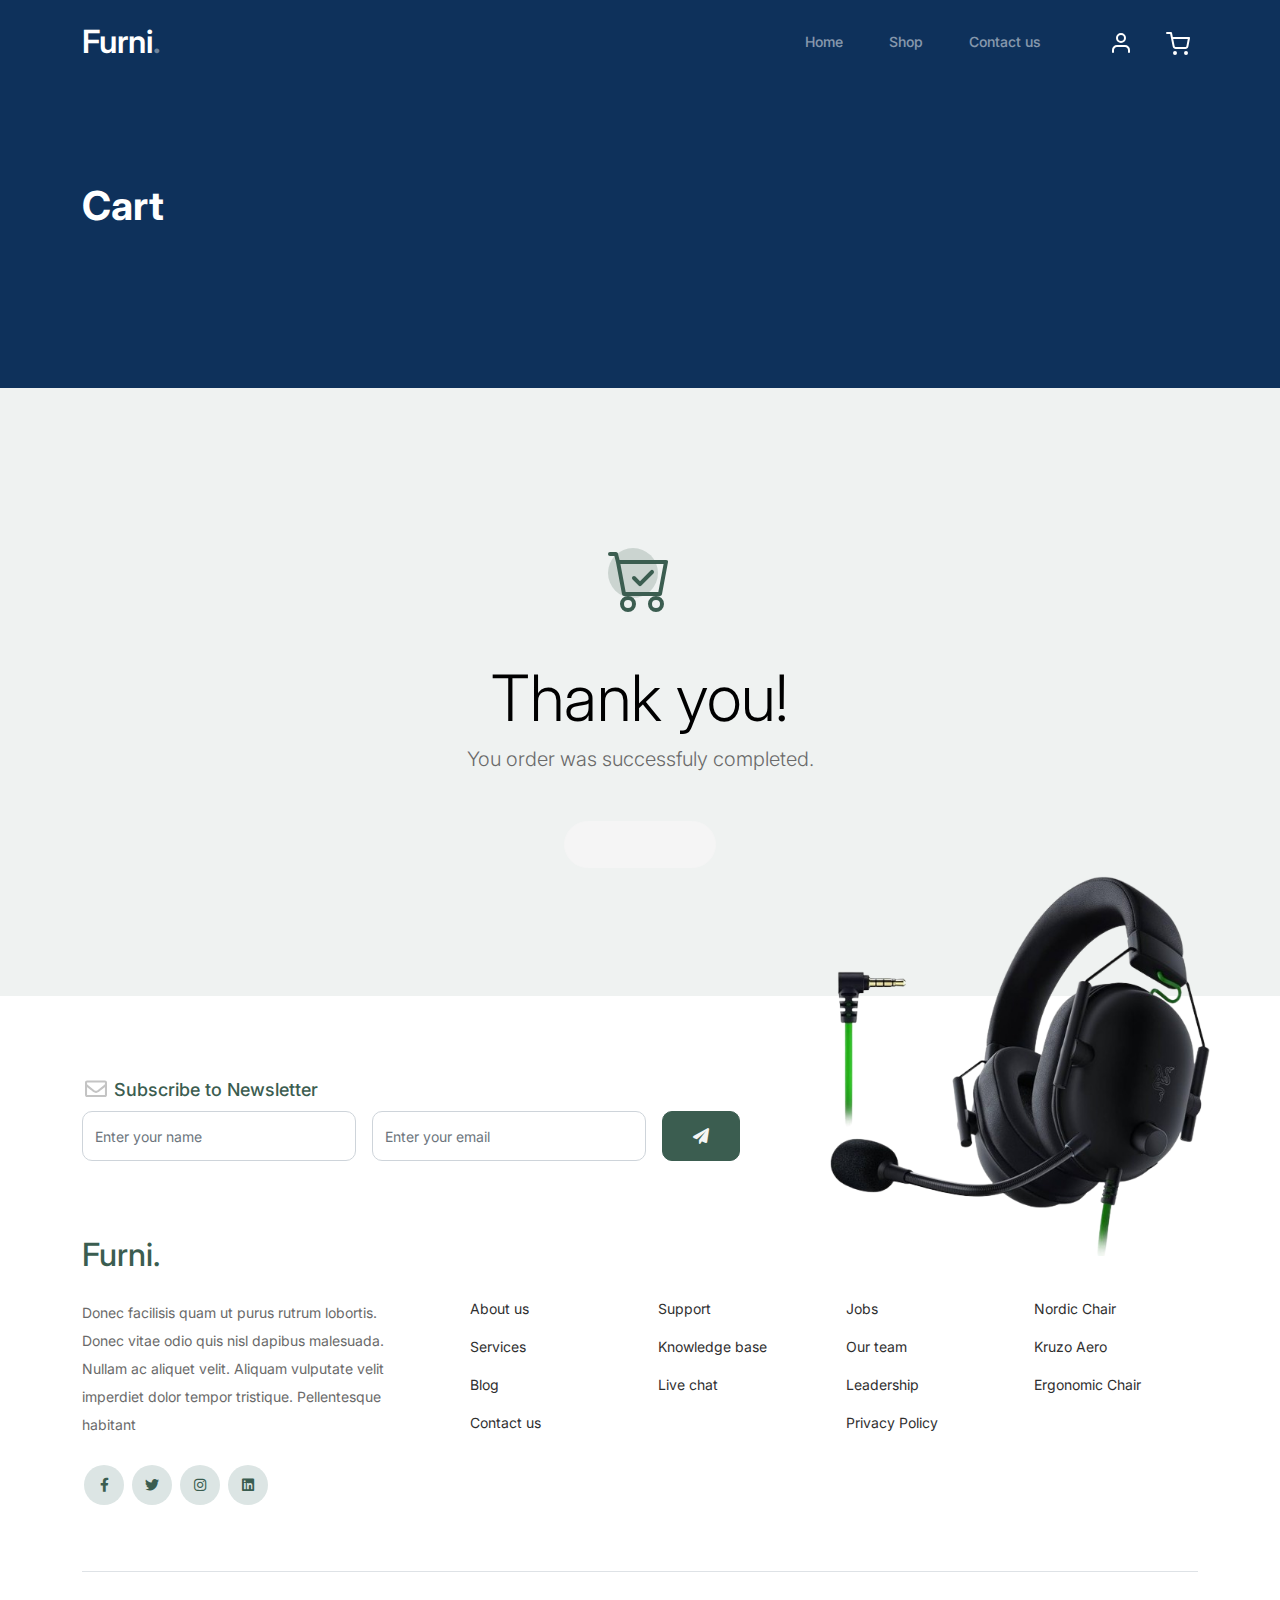
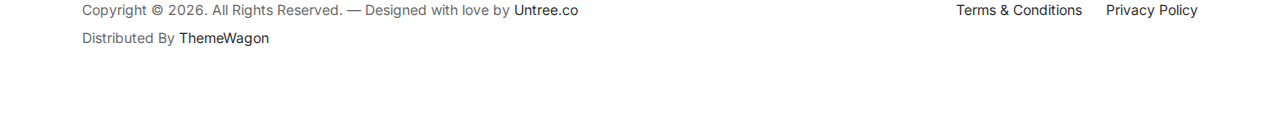
<file: thankyou.html>
<!-- /*
* Bootstrap 5
* Template Name: Furni
* Template Author: Untree.co
* Template URI: https://untree.co/
* License: https://creativecommons.org/licenses/by/3.0/
*/ -->
<!doctype html>
<html lang="en">

<head>
	<meta charset="utf-8">
	<meta name="viewport" content="width=device-width, initial-scale=1, shrink-to-fit=no">
	<meta name="author" content="Untree.co">
	<link rel="shortcut icon" href="favicon.png">

	<meta name="description" content="" />
	<meta name="keywords" content="bootstrap, bootstrap4" />

	<!-- Bootstrap CSS -->
	<link href="css/bootstrap.min.css" rel="stylesheet">
	<link href="https://cdnjs.cloudflare.com/ajax/libs/font-awesome/6.0.0-beta3/css/all.min.css" rel="stylesheet">
	<link href="css/tiny-slider.css" rel="stylesheet">
	<link href="css/style.css" rel="stylesheet">
	<title>Furni Free Bootstrap 5 Template for Furniture and Interior Design Websites by Untree.co </title>
</head>

<body>

	<!-- Start Header/Navigation -->
	<nav class="custom-navbar navbar navbar navbar-expand-md navbar-dark bg-dark" arial-label="Furni navigation bar">

		<div class="container">
			<a class="navbar-brand" href="index.html">Furni<span>.</span></a>

			<button class="navbar-toggler" type="button" data-bs-toggle="collapse" data-bs-target="#navbarsFurni"
				aria-controls="navbarsFurni" aria-expanded="false" aria-label="Toggle navigation">
				<span class="navbar-toggler-icon"></span>
			</button>

			<div class="collapse navbar-collapse" id="navbarsFurni">
				<ul class="custom-navbar-nav navbar-nav ms-auto mb-2 mb-md-0">
					<li class="nav-item ">
						<a class="nav-link" href="index.html">Home</a>
					</li>
					<li><a class="nav-link" href="shop.html">Shop</a></li>
					<!-- 	<li><a class="nav-link" href="about.html">About us</a></li>
					<li><a class="nav-link" href="services.html">Services</a></li>
					<li><a class="nav-link" href="blog.html">Blog</a></li>  -->
					<li><a class="nav-link" href="contact.html">Contact us</a></li>
				</ul>

				<ul class="custom-navbar-cta navbar-nav mb-2 mb-md-0 ms-5">
					<li><a class="nav-link" href="#"><img src="images/user.svg"></a></li>
					<li><a class="nav-link" href="cart.html"><img src="images/cart.svg"></a></li>
				</ul>
			</div>
		</div>

	</nav>
	<!-- End Header/Navigation -->

	<!-- Start Hero Section -->
	<div class="hero">
		<div class="container">
			<div class="row justify-content-between">
				<div class="col-lg-5">
					<div class="intro-excerpt">
						<h1>Cart</h1>
					</div>
				</div>
				<div class="col-lg-7">

				</div>
			</div>
		</div>
	</div>
	<!-- End Hero Section -->



	<div class="untree_co-section">
		<div class="container">
			<div class="row">
				<div class="col-md-12 text-center pt-5">
					<span class="display-3 thankyou-icon text-primary">
						<svg width="1em" height="1em" viewBox="0 0 16 16" class="bi bi-cart-check mb-5"
							fill="currentColor" xmlns="http://www.w3.org/2000/svg">
							<path fill-rule="evenodd"
								d="M11.354 5.646a.5.5 0 0 1 0 .708l-3 3a.5.5 0 0 1-.708 0l-1.5-1.5a.5.5 0 1 1 .708-.708L8 8.293l2.646-2.647a.5.5 0 0 1 .708 0z" />
							<path fill-rule="evenodd"
								d="M0 1.5A.5.5 0 0 1 .5 1H2a.5.5 0 0 1 .485.379L2.89 3H14.5a.5.5 0 0 1 .491.592l-1.5 8A.5.5 0 0 1 13 12H4a.5.5 0 0 1-.491-.408L2.01 3.607 1.61 2H.5a.5.5 0 0 1-.5-.5zM3.102 4l1.313 7h8.17l1.313-7H3.102zM5 12a2 2 0 1 0 0 4 2 2 0 0 0 0-4zm7 0a2 2 0 1 0 0 4 2 2 0 0 0 0-4zm-7 1a1 1 0 1 0 0 2 1 1 0 0 0 0-2zm7 0a1 1 0 1 0 0 2 1 1 0 0 0 0-2z" />
						</svg>
					</span>
					<h2 class="display-3 text-black">Thank you!</h2>
					<p class="lead mb-5">You order was successfuly completed.</p>
					<p><a href="shop.html" class="btn btn-sm btn-outline-black">Back to shop</a></p>
				</div>
			</div>
		</div>
	</div>

	<!-- Start Footer Section -->
	<footer class="footer-section">
		<div class="container relative">

			<div class="sofa-img">
				<img src="images/audifonos-razer.png" alt="Image" class="img-fluid">
			</div>

			<div class="row">
				<div class="col-lg-8">
					<div class="subscription-form">
						<h3 class="d-flex align-items-center"><span class="me-1"><img src="images/envelope-outline.svg"
									alt="Image" class="img-fluid"></span><span>Subscribe to Newsletter</span></h3>

						<form action="#" class="row g-3">
							<div class="col-auto">
								<input type="text" class="form-control" placeholder="Enter your name">
							</div>
							<div class="col-auto">
								<input type="email" class="form-control" placeholder="Enter your email">
							</div>
							<div class="col-auto">
								<button class="btn btn-primary">
									<span class="fa fa-paper-plane"></span>
								</button>
							</div>
						</form>

					</div>
				</div>
			</div>

			<div class="row g-5 mb-5">
				<div class="col-lg-4">
					<div class="mb-4 footer-logo-wrap"><a href="#" class="footer-logo">Furni<span>.</span></a></div>
					<p class="mb-4">Donec facilisis quam ut purus rutrum lobortis. Donec vitae odio quis nisl dapibus
						malesuada. Nullam ac aliquet velit. Aliquam vulputate velit imperdiet dolor tempor tristique.
						Pellentesque habitant</p>

					<ul class="list-unstyled custom-social">
						<li><a href="#"><span class="fa fa-brands fa-facebook-f"></span></a></li>
						<li><a href="#"><span class="fa fa-brands fa-twitter"></span></a></li>
						<li><a href="#"><span class="fa fa-brands fa-instagram"></span></a></li>
						<li><a href="#"><span class="fa fa-brands fa-linkedin"></span></a></li>
					</ul>
				</div>

				<div class="col-lg-8">
					<div class="row links-wrap">
						<div class="col-6 col-sm-6 col-md-3">
							<ul class="list-unstyled">
								<li><a href="#">About us</a></li>
								<li><a href="#">Services</a></li>
								<li><a href="#">Blog</a></li>
								<li><a href="#">Contact us</a></li>
							</ul>
						</div>

						<div class="col-6 col-sm-6 col-md-3">
							<ul class="list-unstyled">
								<li><a href="#">Support</a></li>
								<li><a href="#">Knowledge base</a></li>
								<li><a href="#">Live chat</a></li>
							</ul>
						</div>

						<div class="col-6 col-sm-6 col-md-3">
							<ul class="list-unstyled">
								<li><a href="#">Jobs</a></li>
								<li><a href="#">Our team</a></li>
								<li><a href="#">Leadership</a></li>
								<li><a href="#">Privacy Policy</a></li>
							</ul>
						</div>

						<div class="col-6 col-sm-6 col-md-3">
							<ul class="list-unstyled">
								<li><a href="#">Nordic Chair</a></li>
								<li><a href="#">Kruzo Aero</a></li>
								<li><a href="#">Ergonomic Chair</a></li>
							</ul>
						</div>
					</div>
				</div>

			</div>

			<div class="border-top copyright">
				<div class="row pt-4">
					<div class="col-lg-6">
						<p class="mb-2 text-center text-lg-start">Copyright &copy;
							<script>document.write(new Date().getFullYear());</script>. All Rights Reserved. &mdash;
							Designed with love by <a href="https://untree.co">Untree.co</a> Distributed By <a
								href="https://themewagon.com">ThemeWagon</a>
							<!-- License information: https://untree.co/license/ -->
						</p>
					</div>

					<div class="col-lg-6 text-center text-lg-end">
						<ul class="list-unstyled d-inline-flex ms-auto">
							<li class="me-4"><a href="#">Terms &amp; Conditions</a></li>
							<li><a href="#">Privacy Policy</a></li>
						</ul>
					</div>

				</div>
			</div>

		</div>
	</footer>
	<!-- End Footer Section -->


	<script src="js/bootstrap.bundle.min.js"></script>
	<script src="js/tiny-slider.js"></script>
	<script src="js/custom.js"></script>
</body>

</html>
</file>
<file: css/tiny-slider.css>
.tns-outer{padding:0 !important}.tns-outer [hidden]{display:none !important}.tns-outer [aria-controls],.tns-outer [data-action]{cursor:pointer}.tns-slider{-webkit-transition:all 0s;-moz-transition:all 0s;transition:all 0s}.tns-slider>.tns-item{-webkit-box-sizing:border-box;-moz-box-sizing:border-box;box-sizing:border-box}.tns-horizontal.tns-subpixel{white-space:nowrap}.tns-horizontal.tns-subpixel>.tns-item{display:inline-block;vertical-align:top;white-space:normal}.tns-horizontal.tns-no-subpixel:after{content:'';display:table;clear:both}.tns-horizontal.tns-no-subpixel>.tns-item{float:left}.tns-horizontal.tns-carousel.tns-no-subpixel>.tns-item{margin-right:-100%}.tns-no-calc{position:relative;left:0}.tns-gallery{position:relative;left:0;min-height:1px}.tns-gallery>.tns-item{position:absolute;left:-100%;-webkit-transition:transform 0s, opacity 0s;-moz-transition:transform 0s, opacity 0s;transition:transform 0s, opacity 0s}.tns-gallery>.tns-slide-active{position:relative;left:auto !important}.tns-gallery>.tns-moving{-webkit-transition:all 0.25s;-moz-transition:all 0.25s;transition:all 0.25s}.tns-autowidth{display:inline-block}.tns-lazy-img{-webkit-transition:opacity 0.6s;-moz-transition:opacity 0.6s;transition:opacity 0.6s;opacity:0.6}.tns-lazy-img.tns-complete{opacity:1}.tns-ah{-webkit-transition:height 0s;-moz-transition:height 0s;transition:height 0s}.tns-ovh{overflow:hidden}.tns-visually-hidden{position:absolute;left:-10000em}.tns-transparent{opacity:0;visibility:hidden}.tns-fadeIn{opacity:1;filter:alpha(opacity=100);z-index:0}.tns-normal,.tns-fadeOut{opacity:0;filter:alpha(opacity=0);z-index:-1}.tns-vpfix{white-space:nowrap}.tns-vpfix>div,.tns-vpfix>li{display:inline-block}.tns-t-subp2{margin:0 auto;width:310px;position:relative;height:10px;overflow:hidden}.tns-t-ct{width:2333.3333333%;width:-webkit-calc(100% * 70 / 3);width:-moz-calc(100% * 70 / 3);width:calc(100% * 70 / 3);position:absolute;right:0}.tns-t-ct:after{content:'';display:table;clear:both}.tns-t-ct>div{width:1.4285714%;width:-webkit-calc(100% / 70);width:-moz-calc(100% / 70);width:calc(100% / 70);height:10px;float:left}

/*# sourceMappingURL=sourcemaps/tiny-slider.css.map */
</file>
<file: css/style.css>
/*
* Template Name: UntreeStore
* Template Author: Untree.co
* Author URI: https://untree.co/
* License: https://creativecommons.org/licenses/by/3.0/
*/
@import url("https://fonts.googleapis.com/css2?family=Inter:wght@400;500;600;700;800&display=swap");
body {
  overflow-x: hidden;
  position: relative;
}

:root {
  --color-background1: #f3f3f3;
  --color-background2: #d4d4d4; /* Definición de la variable */
  --color-background3: #252525; /* Definición de la variable */
  --color-background4: #5a5a5a;
  --color-background5: #0E315B;
  --text-color1: #2f2f2f;
  --text-color2: #f5f5f5;
  --tittle-color: #fafafa;
}

body {
  font-family: "Inter", sans-serif;
  font-weight: 400;
  line-height: 28px;
  color: #6a6a6a;
  font-size: 14px;
  background-color: #eff2f1;
}

a {
  text-decoration: none;
  -webkit-transition: 0.3s all ease;
  -o-transition: 0.3s all ease;
  transition: 0.3s all ease;
  color: #2f2f2f;
  text-decoration: underline;
}
a:hover {
  color: #2f2f2f;
  text-decoration: none;
}
a.more {
  font-weight: 600;
}

.custom-navbar {
  background: var(--color-background5) !important;
  padding-top: 20px;
  padding-bottom: 20px;
}
.custom-navbar .navbar-brand {
  font-size: 32px;
  font-weight: 600;
}
.custom-navbar .navbar-brand > span {
  opacity: 0.4;
}
.custom-navbar .navbar-toggler {
  border-color: transparent;
}
.custom-navbar .navbar-toggler:active,
.custom-navbar .navbar-toggler:focus {
  -webkit-box-shadow: none;
  box-shadow: none;
  outline: none;
}
@media (min-width: 992px) {
  .custom-navbar .custom-navbar-nav li {
    margin-left: 15px;
    margin-right: 15px;
  }
}
.custom-navbar .custom-navbar-nav li a {
  font-weight: 500;
  color: #ffffff !important;
  opacity: 0.5;
  -webkit-transition: 0.3s all ease;
  -o-transition: 0.3s all ease;
  transition: 0.3s all ease;
  position: relative;
}
@media (min-width: 768px) {
  .custom-navbar .custom-navbar-nav li a:before {
    content: "";
    position: absolute;
    bottom: 0;
    left: 8px;
    right: 8px;
    background: #f9bf29;
    height: 5px;
    opacity: 1;
    visibility: visible;
    width: 0;
    -webkit-transition: 0.15s all ease-out;
    -o-transition: 0.15s all ease-out;
    transition: 0.15s all ease-out;
  }
}
.custom-navbar .custom-navbar-nav li a:hover {
  opacity: 1;
}
.custom-navbar .custom-navbar-nav li a:hover:before {
  width: calc(100% - 16px);
}
.custom-navbar .custom-navbar-nav li.active a {
  opacity: 1;
}
.custom-navbar .custom-navbar-nav li.active a:before {
  width: calc(100% - 16px);
}
.custom-navbar .custom-navbar-cta {
  margin-left: 0 !important;
  -webkit-box-orient: horizontal;
  -webkit-box-direction: normal;
  -ms-flex-direction: row;
  flex-direction: row;
}
@media (min-width: 768px) {
  .custom-navbar .custom-navbar-cta {
    margin-left: 40px !important;
  }
}
.custom-navbar .custom-navbar-cta li {
  margin-left: 0px;
  margin-right: 0px;
}
.custom-navbar .custom-navbar-cta li:first-child {
  margin-right: 20px;
}

.hero {
  background: var(--color-background5);
  padding: calc(4rem - 30px) 0 0rem 0;
}
@media (min-width: 768px) {
  .hero {
    padding: calc(4rem - 30px) 0 4rem 0;
  }
}
@media (min-width: 992px) {
  .hero {
    padding: calc(8rem - 30px) 0 8rem 0;
  }
}
.hero .intro-excerpt {
  position: relative;
  z-index: 4;
}
@media (min-width: 992px) {
  .hero .intro-excerpt {
    max-width: 450px;
  }
}
.hero h1 {
  font-weight: 700;
  color: #ffffff;
  margin-bottom: 30px;
}
@media (min-width: 1400px) {
  .hero h1 {
    font-size: 54px;
  }
}
.hero p {
  color: rgba(255, 255, 255, 0.5);
  margin-botom: 30px;
}
.hero .hero-img-wrap {
  position: relative;
}
.hero .hero-img-wrap img {
  position: relative;
  top: 0px;
  right: 0px;
  z-index: 2;
  max-width: 780px;
  left: -20px;
}
@media (min-width: 768px) {
  .hero .hero-img-wrap img {
    right: 0px;
    left: -100px;
  }
}
@media (min-width: 992px) {
  .hero .hero-img-wrap img {
    left: 0px;
    top: -80px;
    position: absolute;
    right: -50px;
  }
}
@media (min-width: 1200px) {
  .hero .hero-img-wrap img {
    left: 0px;
    top: -80px;
    right: -100px;
  }
}
.hero .hero-img-wrap:after {
  content: "";
  position: absolute;
  width: 255px;
  height: 217px;
  background-image: url("../images/dots-light.svg");
  background-size: contain;
  background-repeat: no-repeat;
  right: -100px;
  top: -0px;
}
@media (min-width: 1200px) {
  .hero .hero-img-wrap:after {
    top: -40px;
  }
}

.btn {
  font-weight: 600;
  padding: 12px 30px;
  border-radius: 30px;
  color: var(--text-color2);
  background: #f5f5f5;
  border-color: #f5f5f5;
}
.btn:hover {
  color: #ffffff;
  background: #222222;
  border-color: #222222;
}
.btn:active,
.btn:focus {
  outline: none !important;
  -webkit-box-shadow: none;
  box-shadow: none;
}
.btn.btn-primary {
  background: #3b5d50;
  border-color: #3b5d50;
}
.btn.btn-primary:hover {
  background: #314d43;
  border-color: #314d43;
}
.btn.btn-secondary {
  color: #2f2f2f;
  background: #29bef9;
  border-color: #29bef9;
}
.btn.btn-secondary:hover {
  background: #74d7ff;
  border-color: #74d7ff;
}
.btn.btn-white-outline {
  background: transparent;
  border-width: 2px;
  border-color: rgba(255, 255, 255, 0.3);
}
.btn.btn-white-outline:hover {
  border-color: white;
  color: #ffffff;
}

.section-title {
  color: #2f2f2f;
}

.product-section {
  padding: 7rem 0;
  background-color: var(--color-background1);
}
.product-section .product-item {
  text-align: center;
  text-decoration: none;
  display: block;
  position: relative;
  padding-bottom: 50px;
  cursor: pointer;
}
.product-section .product-item .product-thumbnail {
  margin-bottom: 30px;
  position: relative;
  top: 0;
  -webkit-transition: 0.3s all ease;
  -o-transition: 0.3s all ease;
  transition: 0.3s all ease;
}
.product-section .product-item h3 {
  font-weight: 600;
  font-size: 16px;
}
.product-section .product-item strong {
  font-weight: 800 !important;
  font-size: 18px !important;
}
.product-section .product-item h3,
.product-section .product-item strong {
  color: #2f2f2f;
  text-decoration: none;
}
.product-section .product-item .icon-cross {
  position: absolute;
  width: 35px;
  height: 35px;
  display: inline-block;
  background: #2f2f2f;
  bottom: 15px;
  left: 50%;
  -webkit-transform: translateX(-50%);
  -ms-transform: translateX(-50%);
  transform: translateX(-50%);
  margin-bottom: -17.5px;
  border-radius: 50%;
  opacity: 0;
  visibility: hidden;
  -webkit-transition: 0.3s all ease;
  -o-transition: 0.3s all ease;
  transition: 0.3s all ease;
}
.product-section .product-item .icon-cross img {
  position: absolute;
  left: 50%;
  top: 50%;
  -webkit-transform: translate(-50%, -50%);
  -ms-transform: translate(-50%, -50%);
  transform: translate(-50%, -50%);
}
.product-section .product-item:before {
  bottom: 0;
  left: 0;
  right: 0;
  position: absolute;
  content: "";
  background: #dce5e4;
  height: 0%;
  z-index: -1;
  border-radius: 10px;
  -webkit-transition: 0.3s all ease;
  -o-transition: 0.3s all ease;
  transition: 0.3s all ease;
}
.product-section .product-item:hover .product-thumbnail {
  top: -25px;
}
.product-section .product-item:hover .icon-cross {
  bottom: 0;
  opacity: 1;
  visibility: visible;
}
.product-section .product-item:hover:before {
  height: 70%;
}

.why-choose-section {
  padding: 7rem 0;
  background-color: var(--color-background2);
}
.why-choose-section .img-wrap {
  position: relative;
}
.why-choose-section .img-wrap:before {
  position: absolute;
  content: "";
  width: 255px;
  height: 217px;
  background-image: url("../images/dots-yellow.svg");
  background-repeat: no-repeat;
  background-size: contain;
  -webkit-transform: translate(-40%, -40%);
  -ms-transform: translate(-40%, -40%);
  transform: translate(-40%, -40%);
  z-index: -1;
}
.why-choose-section .img-wrap img {
  border-radius: 20px;
}

.feature {
  margin-bottom: 30px;
}
.feature .icon {
  display: inline-block;
  position: relative;
  margin-bottom: 20px;
}
.feature .icon:before {
  content: "";
  width: 33px;
  height: 33px;
  position: absolute;
  background: rgba(59, 93, 80, 0.2);
  border-radius: 50%;
  right: -8px;
  bottom: 0;
}
.feature h3 {
  font-size: 14px;
  color: #2f2f2f;
}
.feature p {
  font-size: 14px;
  line-height: 22px;
  color: #6a6a6a;
}

.we-help-section {
  padding: 7rem 0;
  background-color: var(--color-background3);
}

.we-help-section .imgs-grid {
  display: -ms-grid;
  display: grid;
  -ms-grid-columns: 1fr 1fr 1fr ;
  grid-template-columns: repeat(27, 1fr);
  position: relative;
}

.we-help-section .imgs-grid:before {
  position: absolute;
  content: "";
  width: 255px;
  height: 217px;
  background-image: url("../images/dots-green.svg");
  background-size: contain;
  background-repeat: no-repeat;
  -webkit-transform: translate(-40%, -40%);
  -ms-transform: translate(-40%, -40%);
  transform: translate(-40%, -40%);
  z-index: -1;
}
.we-help-section .imgs-grid .grid {
  position: relative;
}
.we-help-section .imgs-grid .grid img {
  border-radius: 20px;
  max-width: 100%;
}
.we-help-section .imgs-grid .grid.grid-1 {
  -ms-grid-column: 1;
  -ms-grid-column-span: 18;
  grid-column: 1 / span 18;
  -ms-grid-row: 1;
  -ms-grid-row-span: 27;
  grid-row: 1 / span 27;
}
.we-help-section .imgs-grid .grid.grid-2 {
  -ms-grid-column: 19;
  -ms-grid-column-span: 27;
  grid-column: 19 / span 27;
  -ms-grid-row: 1;
  -ms-grid-row-span: 5;
  grid-row: 1 / span 5;
  padding-left: 20px;
}
.we-help-section .imgs-grid .grid.grid-3 {
  -ms-grid-column: 14;
  -ms-grid-column-span: 16;
  grid-column: 14 / span 16;
  -ms-grid-row: 6;
  -ms-grid-row-span: 27;
  grid-row: 6 / span 27;
  padding-top: 20px;
}

.we-help-section .col-lg-5.ps-lg-5 {
  color: var(--text-color2);
}

.we-help-section .section-title.mb-4 {
  color: var(--text-color2);
}

.custom-list {
  width: 100%;
}
.custom-list li {
  display: inline-block;
  width: calc(50% - 20px);
  margin-bottom: 12px;
  line-height: 1.5;
  position: relative;
  padding-left: 20px;
}
.custom-list li:before {
  content: "";
  width: 8px;
  height: 8px;
  border-radius: 50%;
  border: 2px solid #3b5d50;
  position: absolute;
  left: 0;
  top: 8px;
}

.popular-product {
  padding: 0 0 7rem 0;
  background-color: var(--color-background3);
}

.popular-product .product-item-sm h3 {
  font-size: 14px;
  font-weight: 700;
  color: var(--text-color2);
}
.popular-product .product-item-sm a {
  text-decoration: none;
  color: var(--text-color2);
  -webkit-transition: 0.3s all ease;
  -o-transition: 0.3s all ease;
  transition: 0.3s all ease;
}
.popular-product .product-item-sm a:hover {
  color: rgba(47, 47, 47, 0.5);
}
.popular-product .product-item-sm p {
  line-height: 1.4;
  margin-bottom: 10px;
  font-size: 14px;
  color: var(--text-color2);
}
.popular-product .product-item-sm .thumbnail {
  margin-right: 10px;
  -webkit-box-flex: 0;
  -ms-flex: 0 0 120px;
  flex: 0 0 120px;
  position: relative;
}
.popular-product .product-item-sm .thumbnail:before {
  content: "";
  position: absolute;
  border-radius: 20px;
  background: #dce5e4;
  width: 98px;
  height: 98px;
  top: 50%;
  left: 50%;
  -webkit-transform: translate(-50%, -50%);
  -ms-transform: translate(-50%, -50%);
  transform: translate(-50%, -50%);
  z-index: -1;
}

#nuestros-productos {
  padding: 0;
  background-image: var(--color-background1);
}

#nuestros-productos .container {
  text-align: center;
  padding: 7rem 0;
  margin: 0px auto;
}

#nuestros-productos h2 {
  margin: 5px;
  padding-bottom: 50px;
  color: #0a0a0a;
  font-size: calc(1.525rem + .9vw);
  font-weight: 700;
  margin-bottom: 0;
  
}

.galeria {
  display: flex;
  justify-content: space-evenly;
  flex-wrap: wrap;
  padding: 1rem;
}

.imagen-port {
  height: 50% auto;
  width: 24%;
  margin-bottom: 5px;
  overflow: hidden;
  position: relative;
  cursor: pointer;
  box-shadow: 0 0 6px 0 rgb(0, 0, 0, 0.5);
  padding: 2px;
  margin: 1px;
}

.imagen-port > img {
  width: 100%;
  height: 100%;
  object-fit: cover;
  display: block;
}


/* Contact Form */

#contact .col-md-4.col-md-offset-4.text-center{
  color: var(--color-background3) ;
  width: 100%;
  
}

#contact .contact-form{
  width:90%;
  max-width: 830px;
  margin: 0 auto;
  padding:25px 25px 0px 25px;
  text-align: center;
  -moz-box-shadow: 0px 1px 4px rgba(0,0,0, 0.2);
  -webkit-box-shadow: 0px 1px 4px rgba(0,0,0, 0.2);
  
}

.mail-message-area{
  width:100%;
  padding:0 15px;
}

.mail-message{
  width: 100%;
  background:rgba(255,255,255, 0.8) !important;
  -webkit-transition: all 0.7s;
  -moz-transition: all 0.7s;
  transition: all 0.7s;
  margin:0 auto;
  border-radius: 0;
}

.not-visible-message{
  height:0px;
  opacity: 0;
}

.visible-message{
  height:auto;
  opacity: 1;
  margin:25px auto 0;
}

/* Input Styles */

.form{
  width: 100%;
  padding: 15px;
  background:#f8f8f8;
  border:1px solid rgba(0, 0, 0, 0.075);
  margin-bottom:25px;
  color:#727272 !important;
  font-size:13px;
  -webkit-transition: all 0.4s;
  -moz-transition: all 0.4s;
  transition: all 0.4s;
}

.form:hover{
  border:1px solid #8BC3A3;
}

.form:focus{
  color: white;
  outline: none;
  border:1px solid #8BC3A3;
}

.textarea{
  height: 200px;
  max-height: 200px;
  max-width: 100%;
}

/* Error message */

.error-message {
  color: red;
  font-size: 0.9em;
  margin-top: 5px;
}

/* Generic Button Styles */
button.form-btn.semibold {
  padding: 15px 25px;
  border: unset;
  border-radius: 15px;
  color: #212121;
  z-index: 1;
  background: #e8e8e8;
  position: relative;
  font-weight: 1000;
  font-size: 17px;
  -webkit-box-shadow: 4px 8px 19px -3px rgba(0,0,0,0.27);
  box-shadow: 4px 8px 19px -3px rgba(0,0,0,0.27);
  transition: all 250ms;
  overflow: hidden;
 }
 
 /* send button styles  */

 button.form-btn.semibold::before {
  content: "";
  position: absolute;
  top: 0;
  left: 0;
  height: 100%;
  width: 0;
  border-radius: 15px;
  background-color: #212121;
  z-index: -1;
  -webkit-box-shadow: 4px 8px 19px -3px rgba(0,0,0,0.27);
  box-shadow: 4px 8px 19px -3px rgba(0,0,0,0.27);
  transition: all 250ms
 }
 
 button.form-btn.semibold:hover {
  color: #e8e8e8;
 }
 
 button.form-btn.semibold:hover::before {
  width: 100%;
 }

/* Place Holder Colors */

::-webkit-input-placeholder { /* WebKit browsers */
  color:    #727272;
}
:-moz-placeholder { /* Mozilla Firefox 4 to 18 */
  color:    #727272;
}
::-moz-placeholder { /* Mozilla Firefox 19+ */
  color:    #727272;
}
:-ms-input-placeholder { /* Internet Explorer 10+ */
  color:    #727272;
}

.testimonial-section {
  padding: 3rem 0 7rem 0;

  color: var(--text-color1);
}

.testimonial-section .Products-Vendidos {
  color: var(--text-color1);
}

.testimonial-slider-wrap {
  position: relative;
}
.testimonial-slider-wrap .tns-inner {
  padding-top: 30px;
}
.testimonial-slider-wrap .item .testimonial-block blockquote {
  font-size: 16px;
}
@media (min-width: 768px) {
  .testimonial-slider-wrap .item .testimonial-block blockquote {
    line-height: 32px;
    font-size: 18px;
  }
}
.testimonial-slider-wrap .item .testimonial-block .author-info .author-pic {
  margin-bottom: 20px;
}
.testimonial-slider-wrap .item .testimonial-block .author-info .author-pic img {
  max-width: 80px;
  border-radius: 50%;
}
.testimonial-slider-wrap .item .testimonial-block .author-info h3 {
  font-size: 14px;
  font-weight: 700;
  color: #2f2f2f;
  margin-bottom: 0;
  color: var(--text-color1);
}
.testimonial-slider-wrap #testimonial-nav {
  position: absolute;
  top: 50%;
  z-index: 99;
  width: 100%;
  display: none;
}
@media (min-width: 768px) {
  .testimonial-slider-wrap #testimonial-nav {
    display: block;
  }
}
.testimonial-slider-wrap #testimonial-nav > span {
  cursor: pointer;
  position: absolute;
  width: 58px;
  height: 58px;
  line-height: 58px;
  border-radius: 50%;
  background: rgba(59, 93, 80, 0.1);
  color: #2f2f2f;
  -webkit-transition: 0.3s all ease;
  -o-transition: 0.3s all ease;
  transition: 0.3s all ease;
}
.testimonial-slider-wrap #testimonial-nav > span:hover {
  background: #3b5d50;
  color: #ffffff;
}
.testimonial-slider-wrap #testimonial-nav .prev {
  left: -10px;
}
.testimonial-slider-wrap #testimonial-nav .next {
  right: 0;
}
.testimonial-slider-wrap .tns-nav {
  position: absolute;
  bottom: -50px;
  left: 50%;
  -webkit-transform: translateX(-50%);
  -ms-transform: translateX(-50%);
  transform: translateX(-50%);
}
.testimonial-slider-wrap .tns-nav button {
  background: none;
  border: none;
  display: inline-block;
  position: relative;
  width: 0 !important;
  height: 7px !important;
  margin: 2px;
}
.testimonial-slider-wrap .tns-nav button:active,
.testimonial-slider-wrap .tns-nav button:focus,
.testimonial-slider-wrap .tns-nav button:hover {
  outline: none;
  -webkit-box-shadow: none;
  box-shadow: none;
  background: none;
}
.testimonial-slider-wrap .tns-nav button:before {
  display: block;
  width: 7px;
  height: 7px;
  left: 0;
  top: 0;
  position: absolute;
  content: "";
  border-radius: 50%;
  -webkit-transition: 0.3s all ease;
  -o-transition: 0.3s all ease;
  transition: 0.3s all ease;
  background-color: #d6d6d6;
}
.testimonial-slider-wrap .tns-nav button:hover:before,
.testimonial-slider-wrap .tns-nav button.tns-nav-active:before {
  background-color: #3b5d50;
}

#resultados{
  padding: 3rem;
  margin: 0 1em 7em auto;
}


.before-footer-section {
  padding: 7rem 0 12rem 0 !important;
}

.footer-section {
  padding: 80px 0;
  background: #ffffff;
}
.footer-section .relative {
  position: relative;
}
.footer-section a {
  text-decoration: none;
  color: #2f2f2f;
  -webkit-transition: 0.3s all ease;
  -o-transition: 0.3s all ease;
  transition: 0.3s all ease;
}
.footer-section a:hover {
  color: rgba(47, 47, 47, 0.5);
}
.footer-section .subscription-form {
  margin-bottom: 40px;
  position: relative;
  z-index: 2;
  margin-top: 100px;
}
@media (min-width: 992px) {
  .footer-section .subscription-form {
    margin-top: 0px;
    margin-bottom: 80px;
  }
}
.footer-section .subscription-form h3 {
  font-size: 18px;
  font-weight: 500;
  color: #3b5d50;
}
.footer-section .subscription-form .form-control {
  height: 50px;
  border-radius: 10px;
  font-family: "Inter", sans-serif;
}
.footer-section .subscription-form .form-control:active,
.footer-section .subscription-form .form-control:focus {
  outline: none;
  -webkit-box-shadow: none;
  box-shadow: none;
  border-color: #3b5d50;
  -webkit-box-shadow: 0 1px 4px 0 rgba(0, 0, 0, 0.2);
  box-shadow: 0 1px 4px 0 rgba(0, 0, 0, 0.2);
}
.footer-section .subscription-form .form-control::-webkit-input-placeholder {
  font-size: 14px;
}
.footer-section .subscription-form .form-control::-moz-placeholder {
  font-size: 14px;
}
.footer-section .subscription-form .form-control:-ms-input-placeholder {
  font-size: 14px;
}
.footer-section .subscription-form .form-control:-moz-placeholder {
  font-size: 14px;
}
.footer-section .subscription-form .btn {
  border-radius: 10px !important;
}
.footer-section .sofa-img {
  position: absolute;
  top: -200px;
  z-index: 1;
  right: 0;
}
.footer-section .sofa-img img {
  max-width: 380px;
}
.footer-section .links-wrap {
  margin-top: 0px;
}
@media (min-width: 992px) {
  .footer-section .links-wrap {
    margin-top: 54px;
  }
}
.footer-section .links-wrap ul li {
  margin-bottom: 10px;
}
.footer-section .footer-logo-wrap .footer-logo {
  font-size: 32px;
  font-weight: 500;
  text-decoration: none;
  color: #3b5d50;
}
.footer-section .custom-social li {
  margin: 2px;
  display: inline-block;
}
.footer-section .custom-social li a {
  width: 40px;
  height: 40px;
  text-align: center;
  line-height: 40px;
  display: inline-block;
  background: #dce5e4;
  color: #3b5d50;
  border-radius: 50%;
}
.footer-section .custom-social li a:hover {
  background: #3b5d50;
  color: #ffffff;
}
.footer-section .border-top {
  border-color: #dce5e4;
}
.footer-section .border-top.copyright {
  font-size: 14px !important;
}

.untree_co-section {
  padding: 7rem 0;
}

.form-control {
  height: 50px;
  border-radius: 10px;
  font-family: "Inter", sans-serif;
}
.form-control:active,
.form-control:focus {
  outline: none;
  -webkit-box-shadow: none;
  box-shadow: none;
  border-color: #3b5d50;
  -webkit-box-shadow: 0 1px 4px 0 rgba(0, 0, 0, 0.2);
  box-shadow: 0 1px 4px 0 rgba(0, 0, 0, 0.2);
}
.form-control::-webkit-input-placeholder {
  font-size: 14px;
}
.form-control::-moz-placeholder {
  font-size: 14px;
}
.form-control:-ms-input-placeholder {
  font-size: 14px;
}
.form-control:-moz-placeholder {
  font-size: 14px;
}

.service {
  line-height: 1.5;
}
.service .service-icon {
  border-radius: 10px;
  -webkit-box-flex: 0;
  -ms-flex: 0 0 50px;
  flex: 0 0 50px;
  height: 50px;
  line-height: 50px;
  text-align: center;
  background: #3b5d50;
  margin-right: 20px;
  color: #ffffff;
}

textarea {
  height: auto !important;
}

.site-blocks-table {
  overflow: auto;
}
.site-blocks-table .product-thumbnail {
  width: 200px;
}
.site-blocks-table .btn {
  padding: 2px 10px;
}
.site-blocks-table thead th {
  padding: 30px;
  text-align: center;
  border-width: 0px !important;
  vertical-align: middle;
  color: rgba(0, 0, 0, 0.8);
  font-size: 18px;
}
.site-blocks-table td {
  padding: 20px;
  text-align: center;
  vertical-align: middle;
  color: rgba(0, 0, 0, 0.8);
}
.site-blocks-table tbody tr:first-child td {
  border-top: 1px solid #3b5d50 !important;
}
.site-blocks-table .btn {
  background: none !important;
  color: #000000;
  border: none;
  height: auto !important;
}

.site-block-order-table th {
  border-top: none !important;
  border-bottom-width: 1px !important;
}

.site-block-order-table td,
.site-block-order-table th {
  color: #000000;
}

.couponcode-wrap input {
  border-radius: 10px !important;
}

.text-primary {
  color: #3b5d50 !important;
}

.thankyou-icon {
  position: relative;
  color: #3b5d50;
}
.thankyou-icon:before {
  position: absolute;
  content: "";
  width: 50px;
  height: 50px;
  border-radius: 50%;
  background: rgba(59, 93, 80, 0.2);
}
</file>
